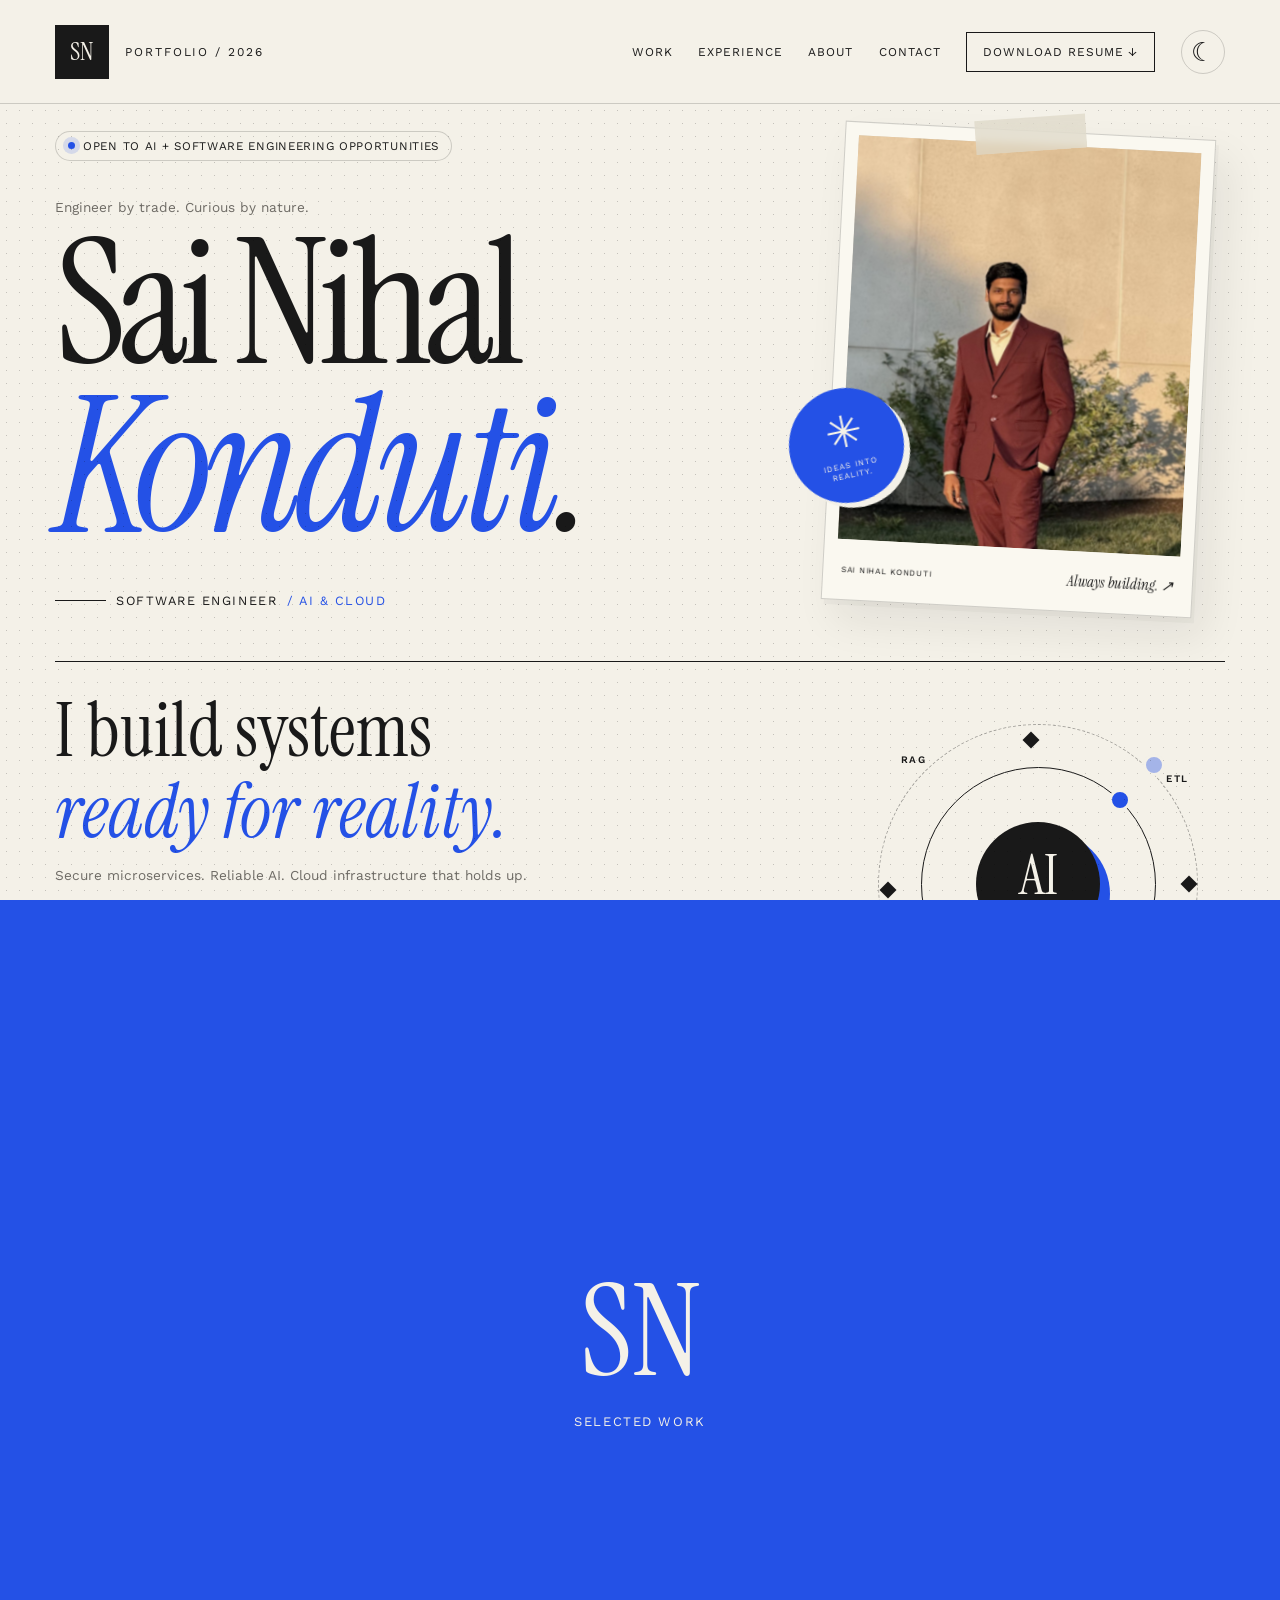
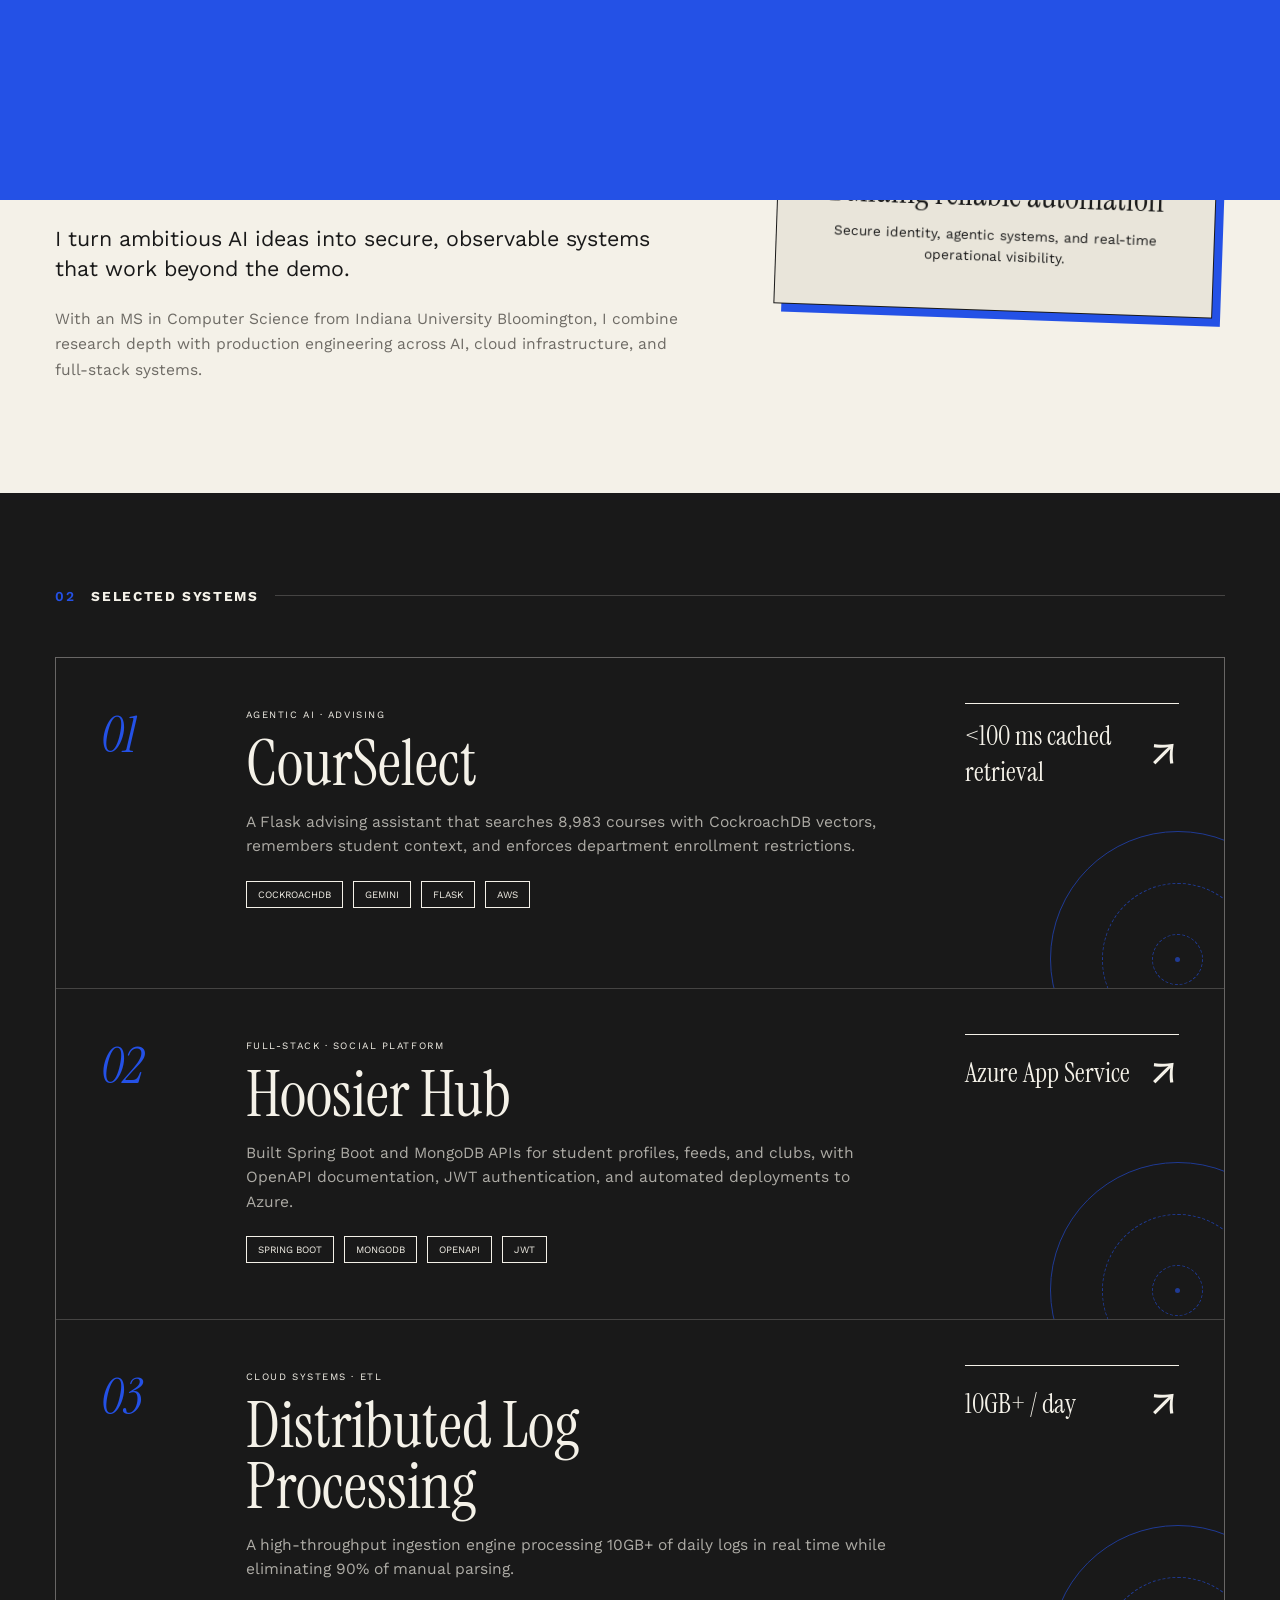
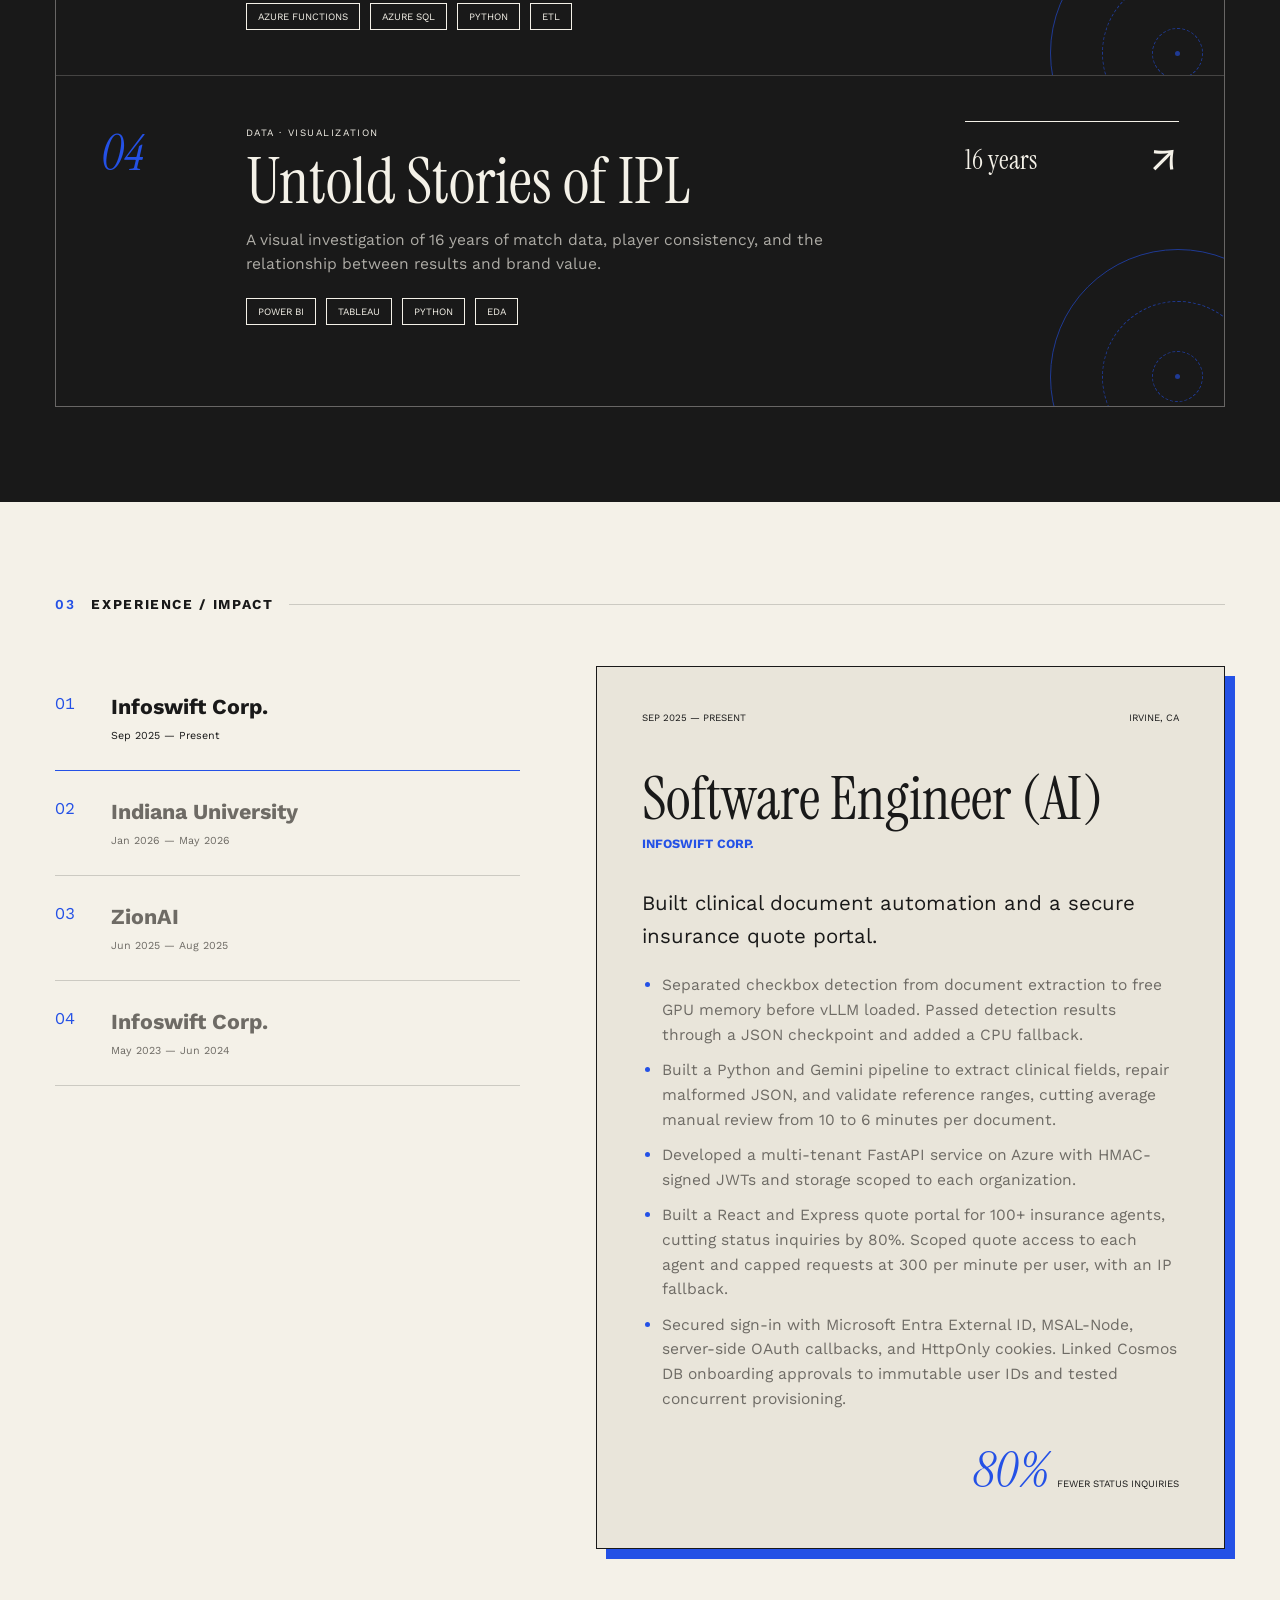
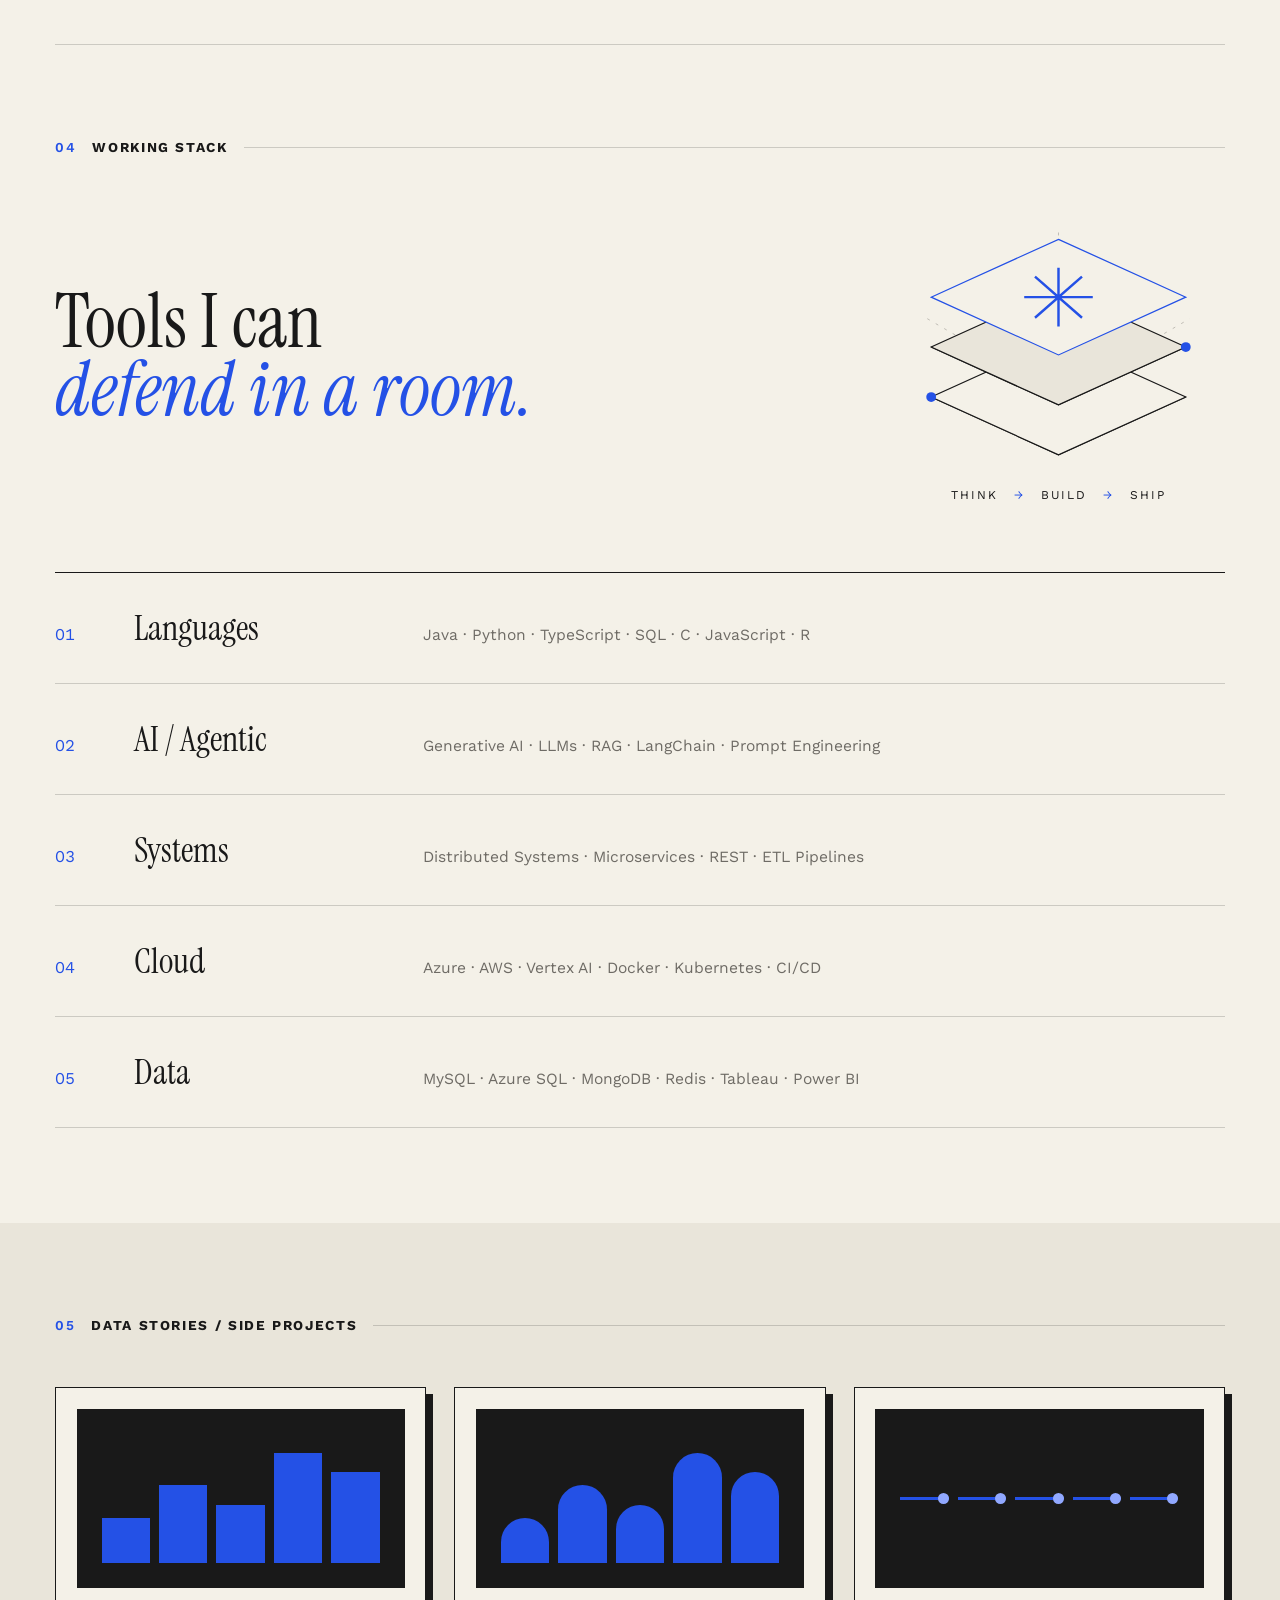
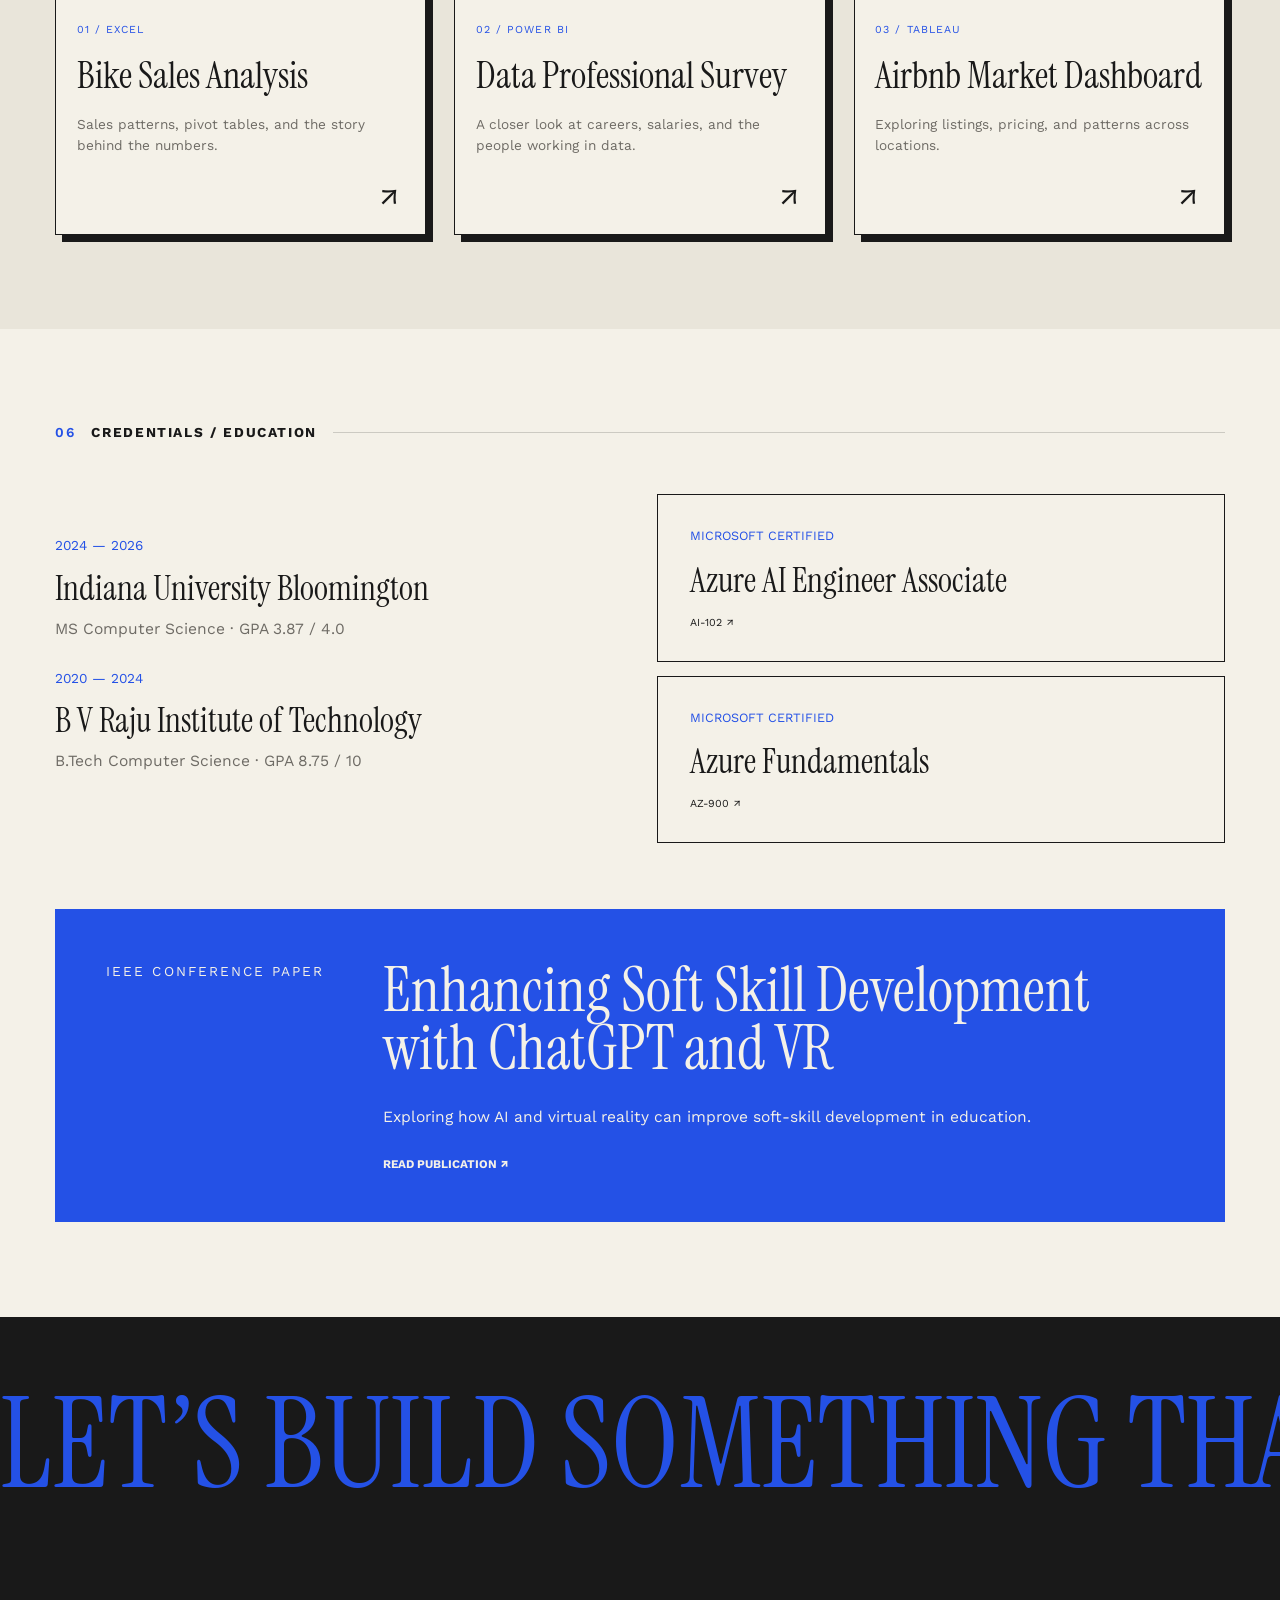
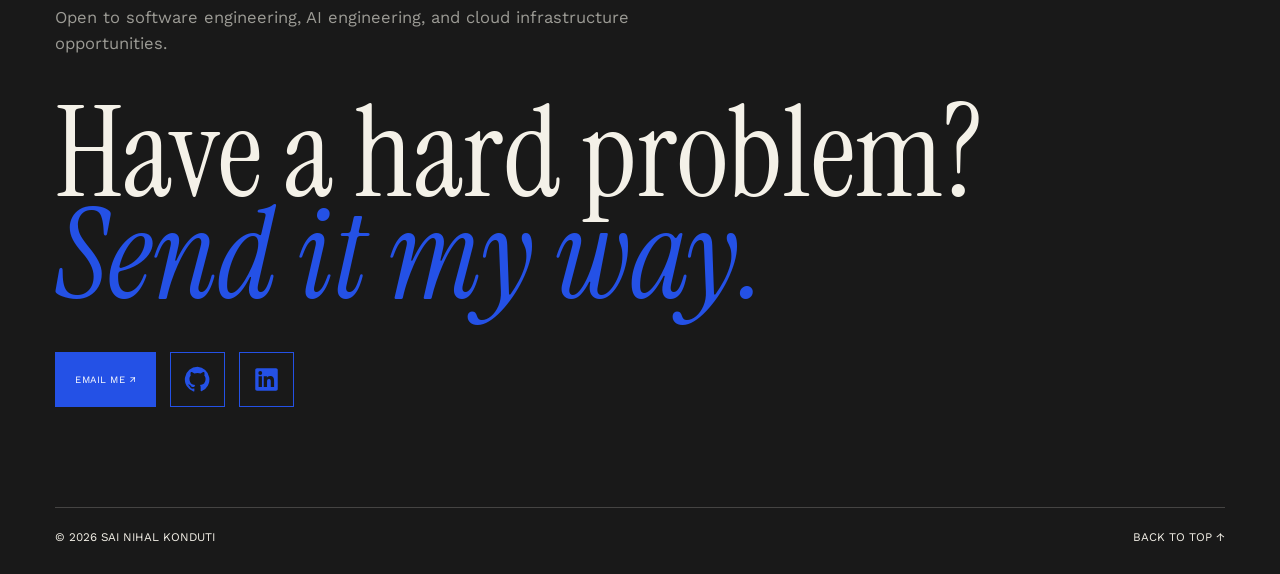
<file: index.html>
<!doctype html>
<html lang="en"><head><meta charset="UTF-8"><meta name="viewport" content="width=device-width,initial-scale=1"><meta name="description" content="Sai Nihal Konduti is a Software Engineer specializing in reliable AI systems, secure microservices, and cloud infrastructure."><link rel="icon" type="image/svg+xml" href="favicon.svg?v=3"><title>Sai Nihal Konduti — Software Engineer (AI)</title><link rel="preconnect" href="https://fonts.googleapis.com"><link rel="preconnect" href="https://fonts.gstatic.com" crossorigin><link href="https://fonts.googleapis.com/css2?family=Instrument+Serif:ital@0;1&family=Work+Sans:wght@400;500;600&display=swap" rel="stylesheet"><link rel="stylesheet" href="style.css?v=50"><link rel="stylesheet" href="transitions.css?v=1"><script src="transitions.js?v=1"></script><link rel="stylesheet" href="theme.css?v=4"><script src="theme.js?v=1"></script></head>
<body><div class="page-wipe" aria-hidden="true"><span>SN <i>Selected work</i></span></div><a class="skip-link" href="#main">Skip to content</a><div class="cursor-dot" aria-hidden="true"></div><div class="cursor-ring" aria-hidden="true"></div><div class="paper-grain" aria-hidden="true"></div>
<header class="site-header"><a class="wordmark" href="#top" aria-label="Sai Nihal Konduti home"><span>SN</span><i>portfolio / 2026</i></a><button class="menu-button" type="button" aria-expanded="false" aria-controls="site-nav"><span></span><span></span><span></span><b>Menu</b></button><nav class="site-nav" id="site-nav" aria-label="Primary navigation"><a href="#work">Work</a><a href="#experience">Experience</a><a href="#about">About</a><a href="#contact">Contact</a><a class="resume-link" href="resume.pdf?v=2" download="Sai_Nihal_R.pdf">Download Resume ↓</a><button class="theme-toggle" type="button" data-theme-toggle aria-label="Switch to dark mode" aria-pressed="false">☾</button></nav></header>
<main id="main">
<section id="top" class="hero-section">
  <div class="hero-title-wrap">
    <p class="availability"><span></span> Open to AI + software engineering opportunities</p>
    <p class="hero-intro">Engineer by trade. Curious by nature.</p>
    <h1 aria-label="Sai Nihal Konduti"><span class="name-line">Sai Nihal</span><em class="name-line">Konduti<span class="name-period">.</span></em></h1>
    <p class="hero-role"><span class="role-rule"></span> SOFTWARE ENGINEER <span class="role-accent">/ AI &amp; CLOUD</span></p>
  </div>
  <div class="hero-portrait-wrap">
    <figure class="portrait-card" data-tilt>
      <div class="portrait-image"><img src="profile.jpg" width="1656" height="2048" alt="Sai Nihal Konduti in a burgundy suit" fetchpriority="high" draggable="false"></div>
      <figcaption><span>SAI NIHAL KONDUTI</span><span>Always building. ↗</span></figcaption>
      <span class="portrait-tape" aria-hidden="true"></span>
    </figure>
    <div class="portrait-stamp" aria-hidden="true"><span class="stamp-star">✳</span><span>IDEAS INTO<br>REALITY.</span></div>
  </div>
  <div class="hero-copy">
    <p>I build systems <em>ready for reality.</em><span>Secure microservices. Reliable AI. Cloud infrastructure that holds up.</span></p>
    <div class="hero-actions"><a class="button primary" href="#work" data-magnetic>Explore my work <span>↘</span></a><a class="button outline" href="mailto:sainihalk2002@gmail.com" data-magnetic>Let’s talk <span>↗</span></a></div>
    <div class="orbital-field" aria-label="Interactive AI system: RAG, ETL, API, and cloud">
      <div class="system-object">
        <div class="system-orbit system-orbit-one"></div><div class="system-orbit system-orbit-two"></div>
        <div class="system-core"><span>AI</span><small>CORE</small></div>
        <i class="system-node node-one"></i><i class="system-node node-two"></i><i class="system-node node-three"></i><i class="system-node node-four"></i>
        <span class="system-label label-one">RAG</span><span class="system-label label-two">ETL</span><span class="system-label label-three">API</span><span class="system-label label-four">CLOUD</span>
        <div class="system-stamp">MOVE THE FIELD<br>WITH YOUR CURSOR</div>
      </div>
    </div>
  </div>
  <div class="metrics-strip"><div><small>01</small><strong data-count="3" data-suffix="+">3+</strong><span>years of experience</span></div><div><small>02</small><strong data-count="15" data-suffix="+">15+</strong><span>major projects built</span></div><div><small>03</small><strong data-count="40" data-suffix="%">40%</strong><span>less manual review time</span></div><div><small>04</small><strong data-count="100" data-suffix="+">100+</strong><span>insurance agents served</span></div></div>
</section>
<div class="discipline-strip" aria-hidden="true"><div><span>ENGINEERING</span><i>✳</i><span>INTELLIGENCE</span><i>✳</i><span>INFRASTRUCTURE</span><i>✳</i><span>IMPACT</span><i>✳</i><span>ENGINEERING</span><i>✳</i><span>INTELLIGENCE</span><i>✳</i><span>INFRASTRUCTURE</span><i>✳</i><span>IMPACT</span><i>✳</i></div></div>
<section id="about" class="content-section about-section"><div class="section-label"><span>01</span><strong>About</strong><i></i></div><div class="about-grid reveal"><h2><span>Complex systems.</span><em>Clear outcomes.</em></h2><div class="about-copy"><p class="lead">I turn ambitious AI ideas into secure, observable systems that work beyond the demo.</p><p>With an MS in Computer Science from Indiana University Bloomington, I combine research depth with production engineering across AI, cloud infrastructure, and full-stack systems.</p></div><div class="paper-note"><span>CURRENTLY</span><strong>Building reliable automation</strong><p>Secure identity, agentic systems, and real-time operational visibility.</p></div></div></section>
<section id="work" class="content-section projects-section"><div class="section-label"><span>02</span><strong>Selected systems</strong><i></i></div><div class="project-stack">
<a class="project-panel reveal" href="projects/courselect.html" data-page-transition><div class="project-number">01</div><div class="project-main"><span>Agentic AI · Advising</span><h3>CourSelect</h3><p>A Flask advising assistant that searches 8,983 courses with CockroachDB vectors, remembers student context, and enforces department enrollment restrictions.</p><div class="tag-row"><i>CockroachDB</i><i>Gemini</i><i>Flask</i><i>AWS</i></div></div><div class="project-proof"><strong>&lt;100 ms cached retrieval</strong><b>↗</b></div><div class="project-blueprint"><span></span><span></span><span></span></div></a>
<a class="project-panel reveal" href="projects/hoosier-hub.html" data-page-transition><div class="project-number">02</div><div class="project-main"><span>Full-stack · Social platform</span><h3>Hoosier Hub</h3><p>Built Spring Boot and MongoDB APIs for student profiles, feeds, and clubs, with OpenAPI documentation, JWT authentication, and automated deployments to Azure.</p><div class="tag-row"><i>Spring Boot</i><i>MongoDB</i><i>OpenAPI</i><i>JWT</i></div></div><div class="project-proof"><strong>Azure App Service</strong><b>↗</b></div><div class="project-blueprint"><span></span><span></span><span></span></div></a>
<a class="project-panel reveal" href="projects/log-processing.html" data-page-transition><div class="project-number">03</div><div class="project-main"><span>Cloud systems · ETL</span><h3>Distributed Log Processing</h3><p>A high-throughput ingestion engine processing 10GB+ of daily logs in real time while eliminating 90% of manual parsing.</p><div class="tag-row"><i>Azure Functions</i><i>Azure SQL</i><i>Python</i><i>ETL</i></div></div><div class="project-proof"><strong>10GB+ / day</strong><b>↗</b></div><div class="project-blueprint"><span></span><span></span><span></span></div></a>
<a class="project-panel reveal" href="projects/ipl-stories.html" data-page-transition><div class="project-number">04</div><div class="project-main"><span>Data · Visualization</span><h3>Untold Stories of IPL</h3><p>A visual investigation of 16 years of match data, player consistency, and the relationship between results and brand value.</p><div class="tag-row"><i>Power BI</i><i>Tableau</i><i>Python</i><i>EDA</i></div></div><div class="project-proof"><strong>16 years</strong><b>↗</b></div><div class="project-blueprint"><span></span><span></span><span></span></div></a></div></section>
<section id="experience" class="content-section experience-section"><div class="section-label"><span>03</span><strong>Experience / impact</strong><i></i></div><div class="experience-layout"><div class="experience-index" role="tablist" aria-label="Experience roles"><button class="is-active" role="tab" aria-selected="true" data-experience="0"><span>01</span><strong>Infoswift Corp.</strong><small>Sep 2025 — Present</small></button><button role="tab" aria-selected="false" data-experience="1"><span>02</span><strong>Indiana University</strong><small>Jan 2026 — May 2026</small></button><button role="tab" aria-selected="false" data-experience="2"><span>03</span><strong>ZionAI</strong><small>Jun 2025 — Aug 2025</small></button><button role="tab" aria-selected="false" data-experience="3"><span>04</span><strong>Infoswift Corp.</strong><small>May 2023 — Jun 2024</small></button></div><article class="experience-detail reveal" aria-live="polite"><div class="experience-meta"><span id="exp-date"></span><span id="exp-place"></span></div><h3 id="exp-role"></h3><h4 id="exp-company"></h4><p class="experience-summary" id="exp-summary"></p><ul class="experience-bullets" id="exp-bullets"></ul><div class="experience-metric"><strong id="exp-metric"></strong><span id="exp-metric-label"></span></div></article></div></section>
<section class="content-section skills-section"><div class="section-label"><span>04</span><strong>Working stack</strong><i></i></div><div class="skills-intro"><h2>Tools I can<br><em>defend in a room.</em></h2><div class="stack-art" role="img" aria-label="An illustrated engineering stack: ideas becoming systems and shipped work.">
<svg viewBox="0 0 340 260" aria-hidden="true">
  <g class="stack-guides" fill="none"><path d="M170 24v211M36 112l134 78 134-78" stroke-dasharray="3 7"/></g>
  <g class="stack-layer layer-bottom"><path d="M170 133 300 192 170 251 40 192Z"/><path d="m40 192 130 59 130-59"/></g>
  <g class="stack-layer layer-middle"><path d="M170 82 300 141 170 200 40 141Z"/><path d="m40 141 130 59 130-59"/></g>
  <g class="stack-layer layer-top"><path d="M170 31 300 90 170 149 40 90Z"/><path class="stack-spark" d="M170 60v60m-35-30h70m-59-21 48 42m-48 0 48-42"/></g>
  <circle class="stack-signal" cx="300" cy="141" r="5"/>
  <circle class="stack-signal" cx="40" cy="192" r="5"/>
</svg><span>THINK <i>→</i> BUILD <i>→</i> SHIP</span></div></div><div class="skills-list"><div class="reveal"><span>01</span><strong>Languages</strong><p>Java · Python · TypeScript · SQL · C · JavaScript · R</p></div><div class="reveal"><span>02</span><strong>AI / Agentic</strong><p>Generative AI · LLMs · RAG · LangChain · Prompt Engineering</p></div><div class="reveal"><span>03</span><strong>Systems</strong><p>Distributed Systems · Microservices · REST · ETL Pipelines</p></div><div class="reveal"><span>04</span><strong>Cloud</strong><p>Azure · AWS · Vertex AI · Docker · Kubernetes · CI/CD</p></div><div class="reveal"><span>05</span><strong>Data</strong><p>MySQL · Azure SQL · MongoDB · Redis · Tableau · Power BI</p></div></div></section>
<section id="dashboards" class="content-section dashboards-section">
  <div class="section-label"><span>05</span><strong>Data stories / side projects</strong><i></i></div>
  <div class="dashboard-grid">
    <a class="dashboard-card reveal" href="projects/bike-sales.html" data-page-transition><div class="mini-chart chart-bars" aria-hidden="true"><i></i><i></i><i></i><i></i><i></i></div><small>01 / EXCEL</small><h3>Bike Sales Analysis</h3><p>Sales patterns, pivot tables, and the story behind the numbers.</p><span class="dashboard-arrow" aria-hidden="true">↗</span></a>
    <a class="dashboard-card reveal" href="projects/data-survey.html" data-page-transition><div class="mini-chart chart-round" aria-hidden="true"><i></i><i></i><i></i><i></i><i></i></div><small>02 / POWER BI</small><h3>Data Professional Survey</h3><p>A closer look at careers, salaries, and the people working in data.</p><span class="dashboard-arrow" aria-hidden="true">↗</span></a>
    <a class="dashboard-card reveal" href="projects/airbnb.html" data-page-transition><div class="mini-chart chart-line" aria-hidden="true"><i></i><i></i><i></i><i></i><i></i></div><small>03 / TABLEAU</small><h3>Airbnb Market Dashboard</h3><p>Exploring listings, pricing, and patterns across locations.</p><span class="dashboard-arrow" aria-hidden="true">↗</span></a>
  </div>
</section>
<section class="content-section credentials-section"><div class="section-label"><span>06</span><strong>Credentials / education</strong><i></i></div><div class="credential-grid reveal"><div class="education-block"><p>2024 — 2026</p><h3>Indiana University Bloomington</h3><span>MS Computer Science · GPA 3.87 / 4.0</span><p>2020 — 2024</p><h3>B V Raju Institute of Technology</h3><span>B.Tech Computer Science · GPA 8.75 / 10</span></div><div class="certificate-stack"><a href="https://learn.microsoft.com/api/credentials/share/en-us/KondutiSaiNihal-6325/E84974E7F95CE289?sharingId=D35EC514A6AEE06E" target="_blank"><small>MICROSOFT CERTIFIED</small><strong>Azure AI Engineer Associate</strong><span>AI-102 ↗</span></a><a href="https://learn.microsoft.com/api/credentials/share/en-us/KondutiSaiNihal-6325/E84974E7F95CE289?sharingId=D35EC514A6AEE06E" target="_blank"><small>MICROSOFT CERTIFIED</small><strong>Azure Fundamentals</strong><span>AZ-900 ↗</span></a></div><a class="publication-block" href="https://ieeexplore.ieee.org/document/10369130" target="_blank"><span>IEEE CONFERENCE PAPER</span><h3>Enhancing Soft Skill Development with ChatGPT and VR</h3><p>Exploring how AI and virtual reality can improve soft-skill development in education.</p><strong>Read publication ↗</strong></a></div></section>
<section id="contact" class="contact-section"><div class="contact-marquee" aria-hidden="true"><span>LET’S BUILD SOMETHING THAT HOLDS UP — </span><span>LET’S BUILD SOMETHING THAT HOLDS UP — </span></div><div class="contact-inner"><p>Open to software engineering, AI engineering, and cloud infrastructure opportunities.</p><h2>Have a hard problem?<br><em>Send it my way.</em></h2><div class="contact-actions"><a class="button primary inverse" href="mailto:sainihalk2002@gmail.com">Email me ↗</a><a class="social-button" href="https://github.com/nihal2405" target="_blank" aria-label="GitHub" rel="noopener noreferrer"><svg viewBox="0 0 24 24" aria-hidden="true"><path d="M12 .75a11.25 11.25 0 0 0-3.56 21.92c.56.1.77-.24.77-.54v-2.1c-3.13.68-3.79-1.33-3.79-1.33-.51-1.3-1.25-1.64-1.25-1.64-1.02-.7.08-.69.08-.69 1.13.08 1.72 1.16 1.72 1.16 1.01 1.73 2.65 1.23 3.3.94.1-.72.39-1.21.71-1.49-2.5-.28-5.13-1.25-5.13-5.56 0-1.23.44-2.23 1.16-3.02-.12-.28-.5-1.43.11-2.98 0 0 .95-.3 3.09 1.15a10.74 10.74 0 0 1 5.62 0c2.14-1.45 3.08-1.15 3.08-1.15.62 1.55.23 2.7.12 2.98.72.79 1.15 1.79 1.15 3.02 0 4.32-2.63 5.28-5.14 5.56.4.35.76 1.03.76 2.08v2.8c0 .3.2.65.78.54A11.25 11.25 0 0 0 12 .75Z"/></svg></a><a class="social-button" href="https://www.linkedin.com/in/sai-nihal-konduti-44831622b/" target="_blank" aria-label="LinkedIn" rel="noopener noreferrer"><svg viewBox="0 0 24 24" aria-hidden="true"><path d="M20.45 2H3.55C2.69 2 2 2.68 2 3.52v16.96c0 .84.69 1.52 1.55 1.52h16.9c.86 0 1.55-.68 1.55-1.52V3.52c0-.84-.69-1.52-1.55-1.52ZM7.93 18.75H4.98V9.2h2.95ZM6.46 7.9a1.71 1.71 0 1 1 0-3.42 1.71 1.71 0 0 1 0 3.42Zm12.29 10.85H15.8V14.1c0-1.11-.02-2.53-1.54-2.53-1.54 0-1.78 1.2-1.78 2.45v4.73H9.53V9.2h2.83v1.3h.04c.39-.74 1.35-1.52 2.78-1.52 2.97 0 3.57 1.96 3.57 4.5Z"/></svg></a></div><footer><span>© 2026 Sai Nihal Konduti</span><a href="#top">Back to top ↑</a></footer></div></section>
</main><script src="script.js?v=11"></script></body></html>
</file>
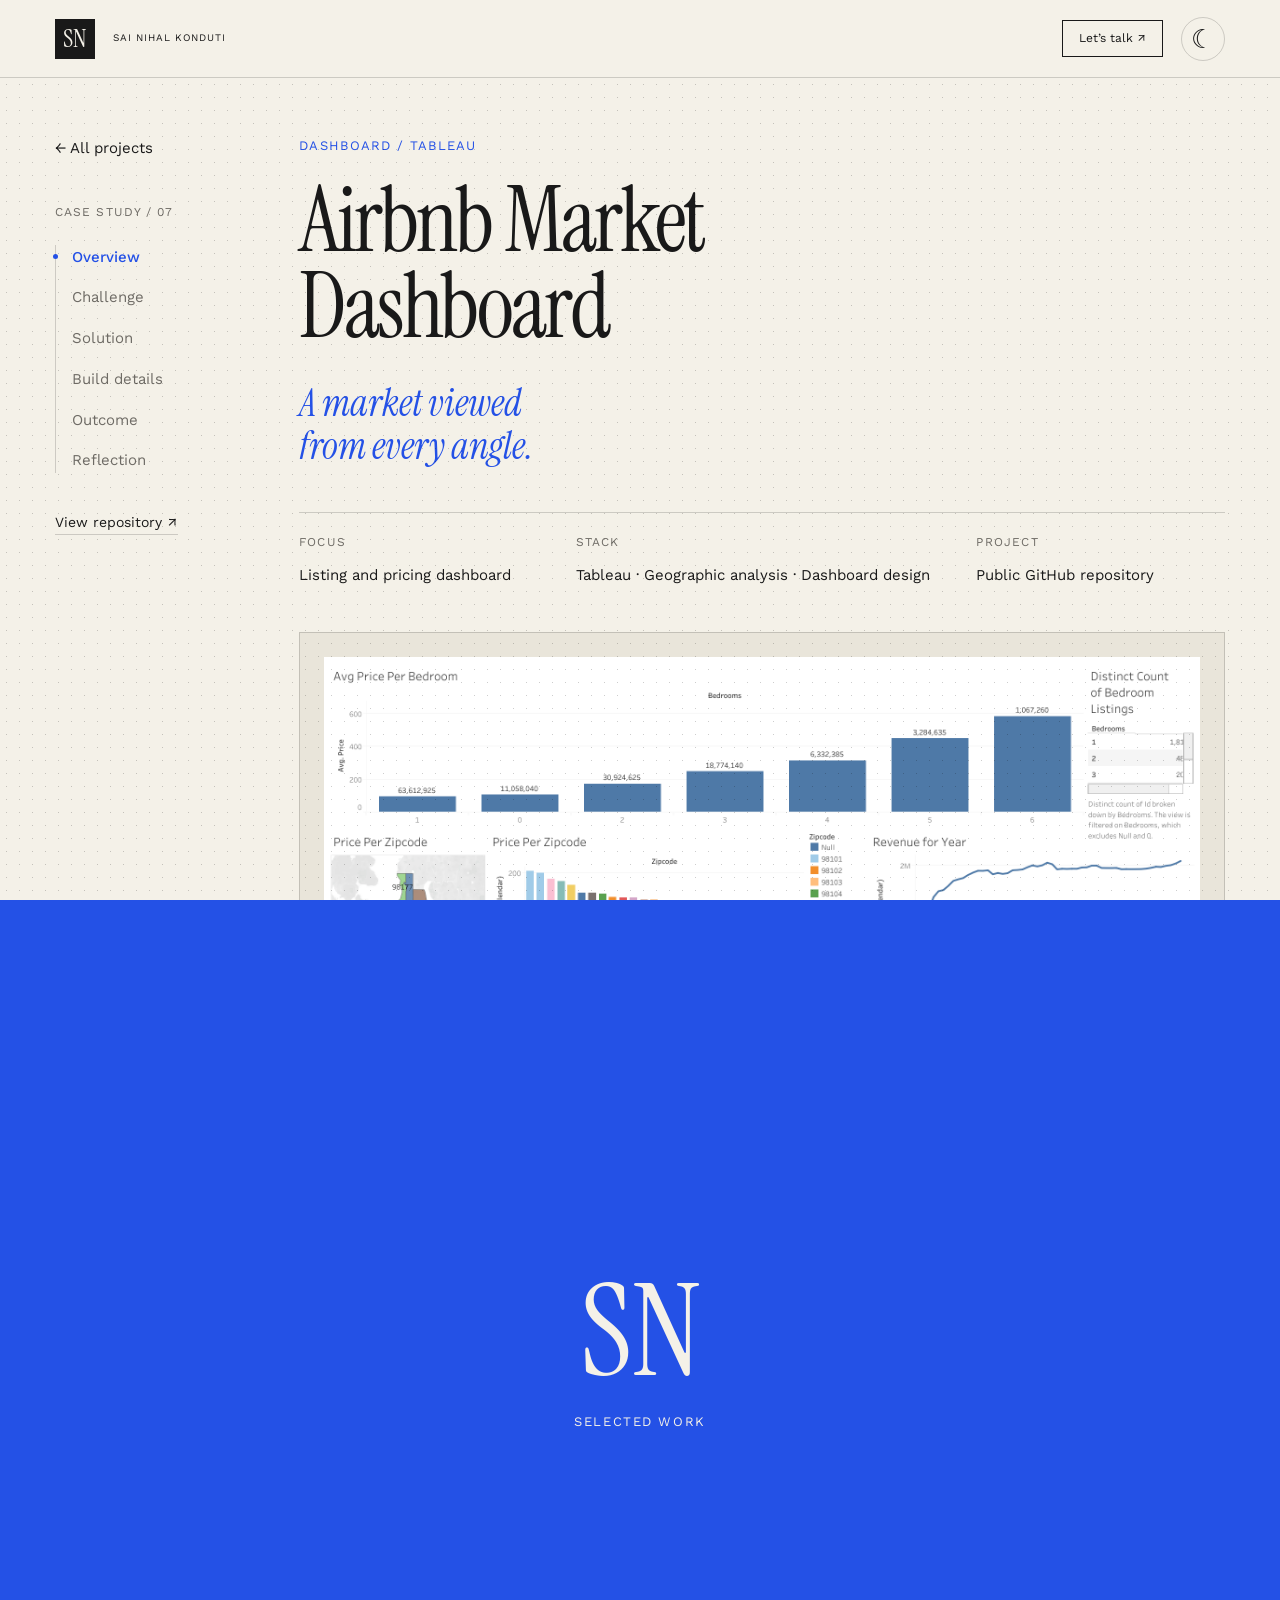
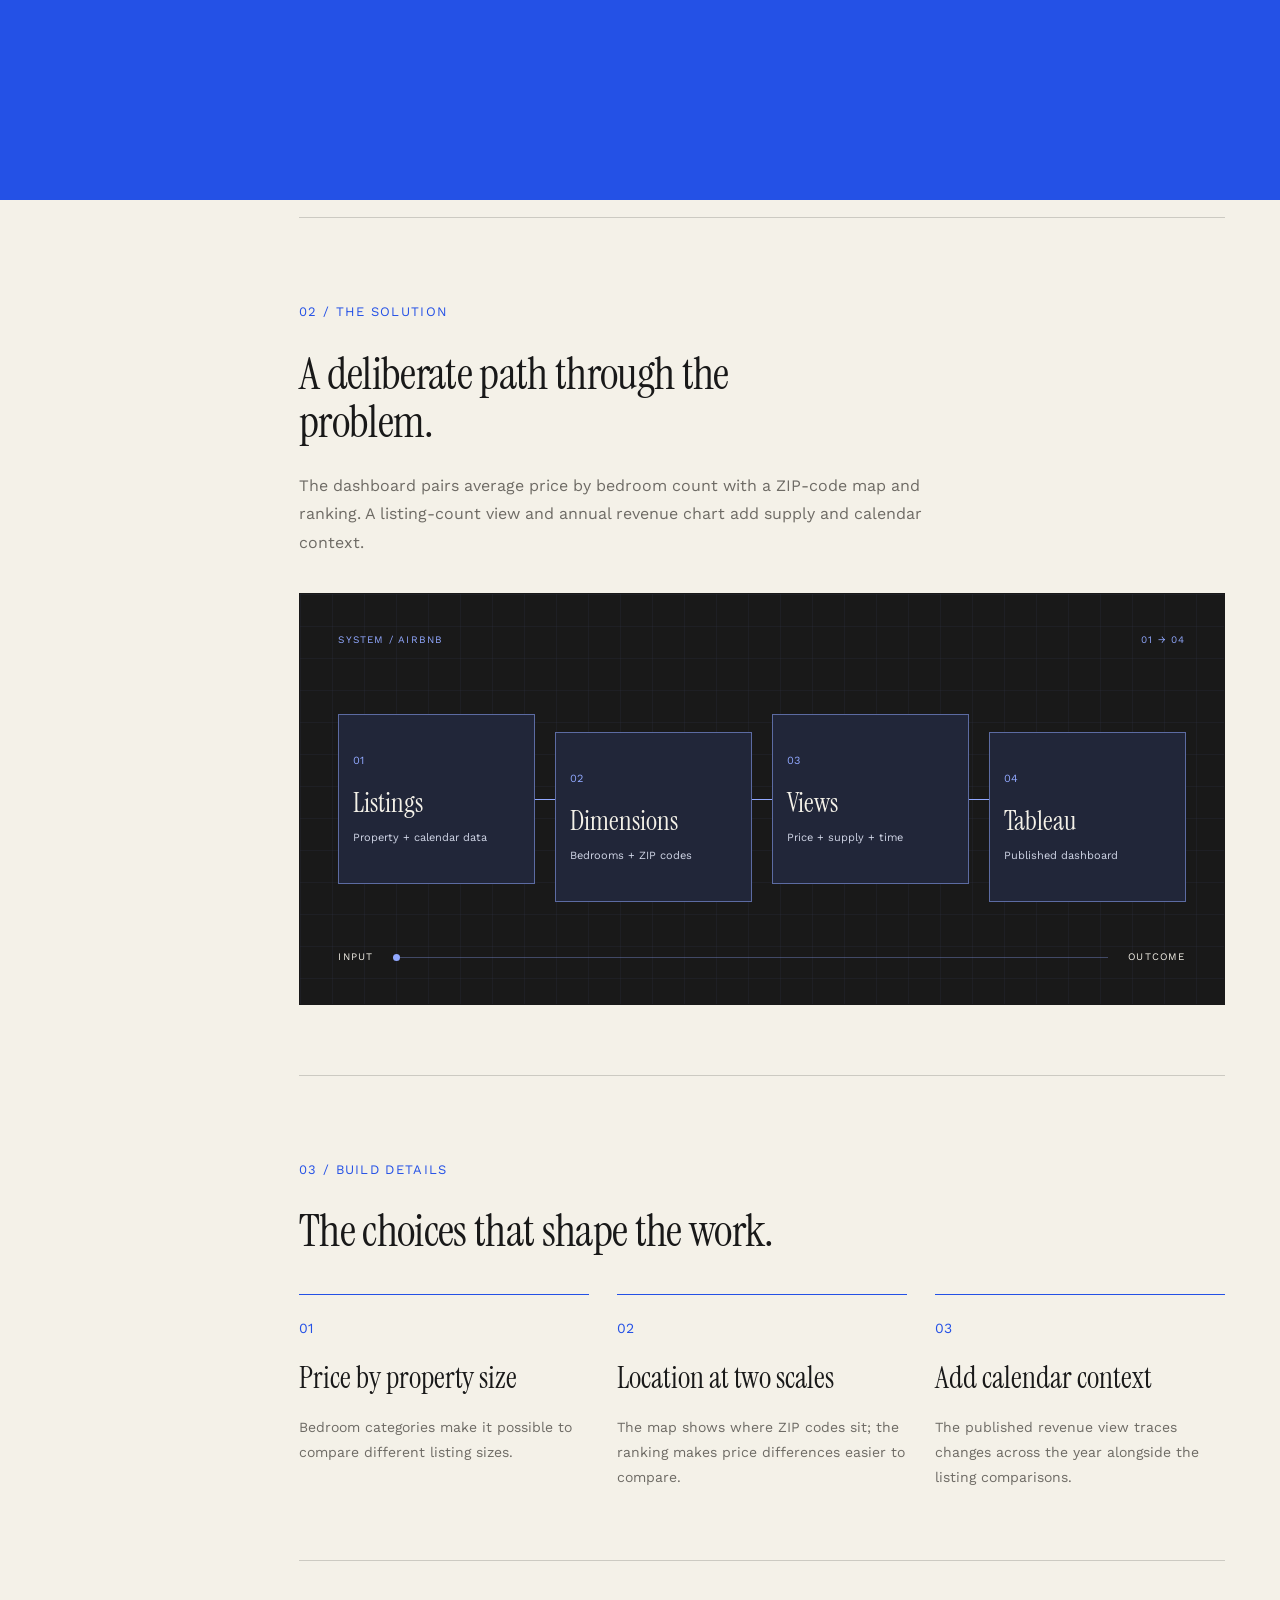
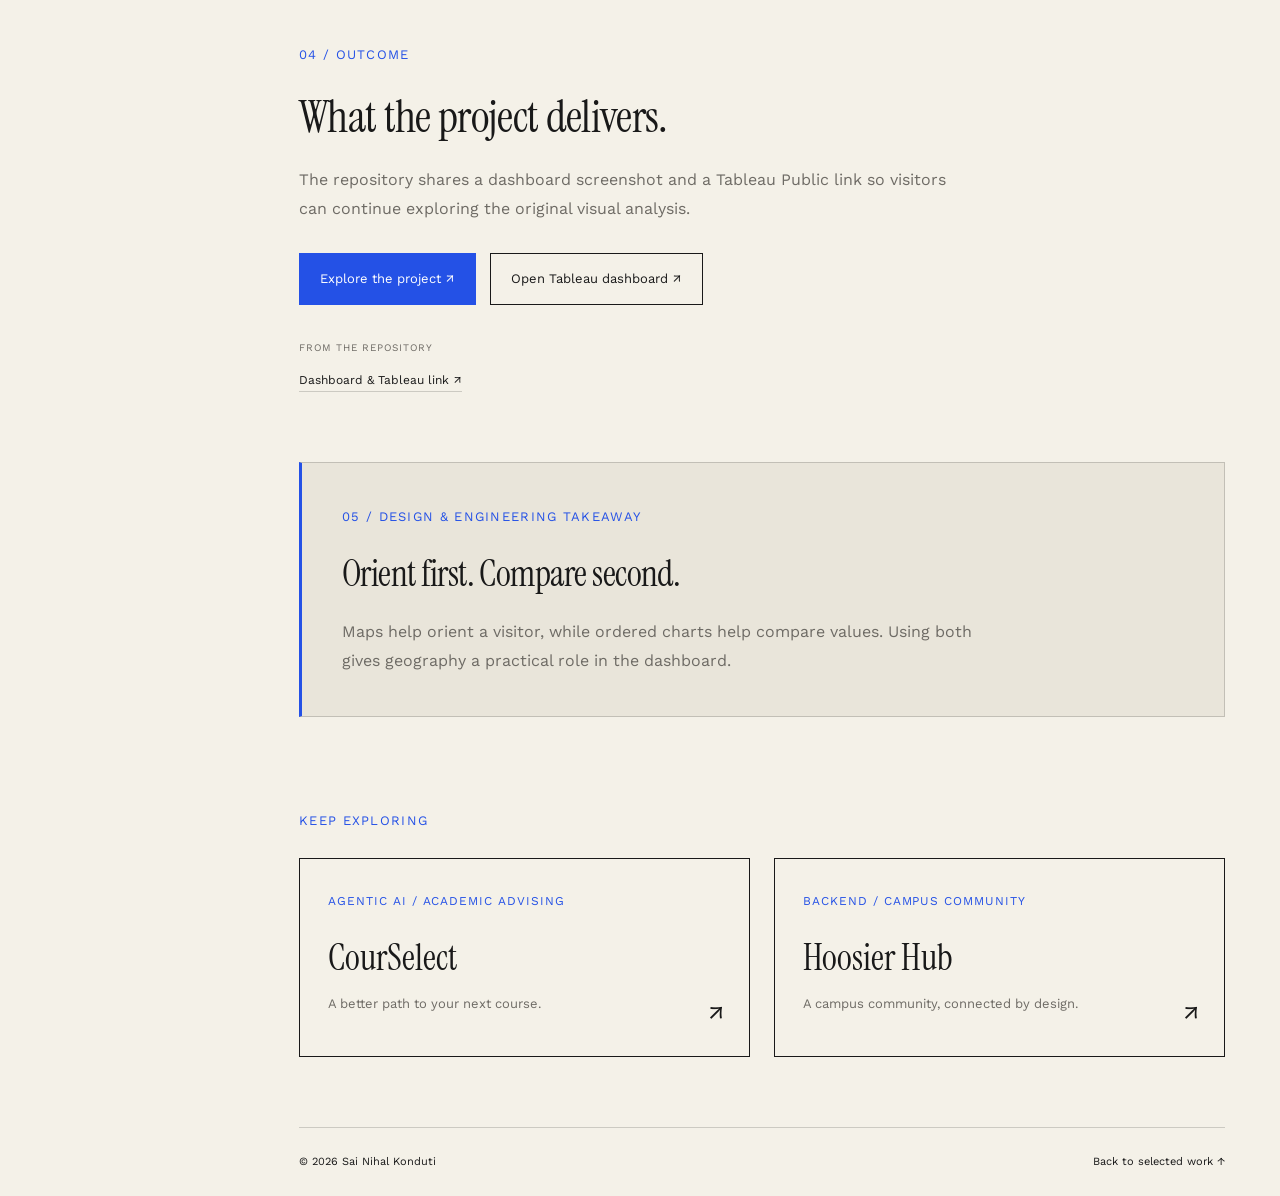
<file: projects/airbnb.html>
<!doctype html>
<html lang="en"><head><meta charset="UTF-8"><meta name="viewport" content="width=device-width,initial-scale=1"><meta name="description" content="A Tableau dashboard bringing together bedroom pricing, listing counts, geographic differences, and a calendar-based revenue view."><title>Airbnb Market Dashboard — Sai Nihal Konduti</title><link rel="icon" href="../favicon.svg?v=3" type="image/svg+xml"><link rel="preconnect" href="https://fonts.googleapis.com"><link rel="preconnect" href="https://fonts.gstatic.com" crossorigin><link href="https://fonts.googleapis.com/css2?family=Instrument+Serif:ital@0;1&family=Work+Sans:wght@400;500;600&display=swap" rel="stylesheet"><link rel="stylesheet" href="../project.css?v=5"><script src="../transitions.js?v=1"></script><link rel="stylesheet" href="../theme.css?v=4"><script src="../theme.js?v=1"></script></head>
<body><div class="paper-grain" aria-hidden="true"></div><a class="skip-link" href="#case-main">Skip to project</a><div class="page-wipe" aria-hidden="true"><span>SN <i>Selected work</i></span></div>
<header class="case-header"><a class="case-wordmark" data-page-transition href="../index.html#work" aria-label="Back to Sai Nihal’s portfolio">SN</a><span>SAI NIHAL KONDUTI</span><a data-page-transition href="../index.html#contact">Let’s talk ↗</a><button class="theme-toggle" type="button" data-theme-toggle aria-label="Switch to dark mode" aria-pressed="false">☾</button></header>
<div class="case-layout"><aside class="case-sidebar"><a class="back-link" data-page-transition href="../index.html#work">← All projects</a><p>CASE STUDY / 07</p><nav aria-label="Case study sections"><a href="#overview">Overview</a><a href="#challenge">Challenge</a><a href="#solution">Solution</a><a href="#engineering">Build details</a><a href="#outcome">Outcome</a><a href="#reflection">Reflection</a></nav><a class="source-link" href="https://github.com/nihal2405/AIRBNB-DASHBOARD-USING-TABLEAU" target="_blank" rel="noreferrer">View repository ↗</a></aside>
<main id="case-main"><section id="overview" class="case-overview"><p class="eyebrow">Dashboard / Tableau</p><h1>Airbnb Market Dashboard</h1><p class="case-tagline">A market viewed<br>from every angle.</p><div class="case-meta"><div><small>FOCUS</small><span>Listing and pricing dashboard</span></div><div><small>STACK</small><span>Tableau · Geographic analysis · Dashboard design</span></div><div><small>PROJECT</small><span>Public GitHub repository</span></div></div><figure class="case-media"><a href="../assets/projects/airbnb.png" target="_blank" aria-label="View full-size project image"><img src="../assets/projects/airbnb.png" alt="Published Tableau dashboard showing bedroom prices, Seattle ZIP codes, listing counts, and revenue over time" fetchpriority="high"></a><figcaption>Original Tableau dashboard screenshot published in the project README <span>View full size ↗</span></figcaption></figure><div class="case-stats"><div><strong>Tableau</strong><span>visual analysis</span></div><div><strong>ZIP codes</strong><span>geographic comparison</span></div><div><strong>2016</strong><span>calendar view</span></div></div><p class="case-lead">A Tableau dashboard bringing together bedroom pricing, listing counts, geographic differences, and a calendar-based revenue view.</p></section>
<section id="challenge" class="case-section"><span class="section-no">01 / THE CHALLENGE</span><h2>One average cannot explain a market.</h2><p>A single average price hides the differences between property size, location, and time. Those dimensions need to be visible together.</p></section>
<section id="solution" class="case-section"><span class="section-no">02 / THE SOLUTION</span><h2>A deliberate path through the problem.</h2><p>The dashboard pairs average price by bedroom count with a ZIP-code map and ranking. A listing-count view and annual revenue chart add supply and calendar context.</p><div class="system-map" role="img" aria-label="Listings → Dimensions → Views → Tableau"><div class="map-label"><span>SYSTEM / AIRBNB</span><span>01 → 04</span></div><div class="map-path"><div class="map-node"><small>01</small><strong>Listings</strong><span>Property + calendar data</span></div><div class="map-node"><small>02</small><strong>Dimensions</strong><span>Bedrooms + ZIP codes</span></div><div class="map-node"><small>03</small><strong>Views</strong><span>Price + supply + time</span></div><div class="map-node"><small>04</small><strong>Tableau</strong><span>Published dashboard</span></div></div><div class="map-footer"><span>INPUT</span><i></i><span>OUTCOME</span></div></div></section>
<section id="engineering" class="case-section"><span class="section-no">03 / BUILD DETAILS</span><h2>The choices that shape the work.</h2><div class="feature-grid"><article><small>01</small><h3>Price by property size</h3><p>Bedroom categories make it possible to compare different listing sizes.</p></article><article><small>02</small><h3>Location at two scales</h3><p>The map shows where ZIP codes sit; the ranking makes price differences easier to compare.</p></article><article><small>03</small><h3>Add calendar context</h3><p>The published revenue view traces changes across the year alongside the listing comparisons.</p></article></div></section>
<section id="outcome" class="case-section"><span class="section-no">04 / OUTCOME</span><h2>What the project delivers.</h2><p>The repository shares a dashboard screenshot and a Tableau Public link so visitors can continue exploring the original visual analysis.</p><div class="case-actions"><a class="case-button" href="https://github.com/nihal2405/AIRBNB-DASHBOARD-USING-TABLEAU" target="_blank" rel="noreferrer">Explore the project ↗</a><a class="case-button secondary" href="https://public.tableau.com/views/Airbnbfullproject_17025714874480/Dashboard1" target="_blank" rel="noreferrer">Open Tableau dashboard ↗</a></div><div class="case-sources"><small>FROM THE REPOSITORY</small><a href="https://github.com/nihal2405/AIRBNB-DASHBOARD-USING-TABLEAU/blob/HEAD/README.md" target="_blank" rel="noreferrer">Dashboard &amp; Tableau link ↗</a></div></section>
<section id="reflection" class="case-section case-reflection"><span class="section-no">05 / DESIGN &amp; ENGINEERING TAKEAWAY</span><h2>Orient first. Compare second.</h2><p>Maps help orient a visitor, while ordered charts help compare values. Using both gives geography a practical role in the dashboard.</p></section>
<section class="related-section"><span class="section-no">KEEP EXPLORING</span><div class="related-grid"><a class="related-card" data-page-transition href="courselect.html"><span>Agentic AI / Academic advising</span><h3>CourSelect</h3><p>A better path to your next course.</p><b aria-hidden="true">↗</b></a><a class="related-card" data-page-transition href="hoosier-hub.html"><span>Backend / Campus community</span><h3>Hoosier Hub</h3><p>A campus community, connected by design.</p><b aria-hidden="true">↗</b></a></div></section><footer class="case-footer"><span>© 2026 Sai Nihal Konduti</span><a data-page-transition href="../index.html#work">Back to selected work ↑</a></footer></main></div></body></html>
</file>
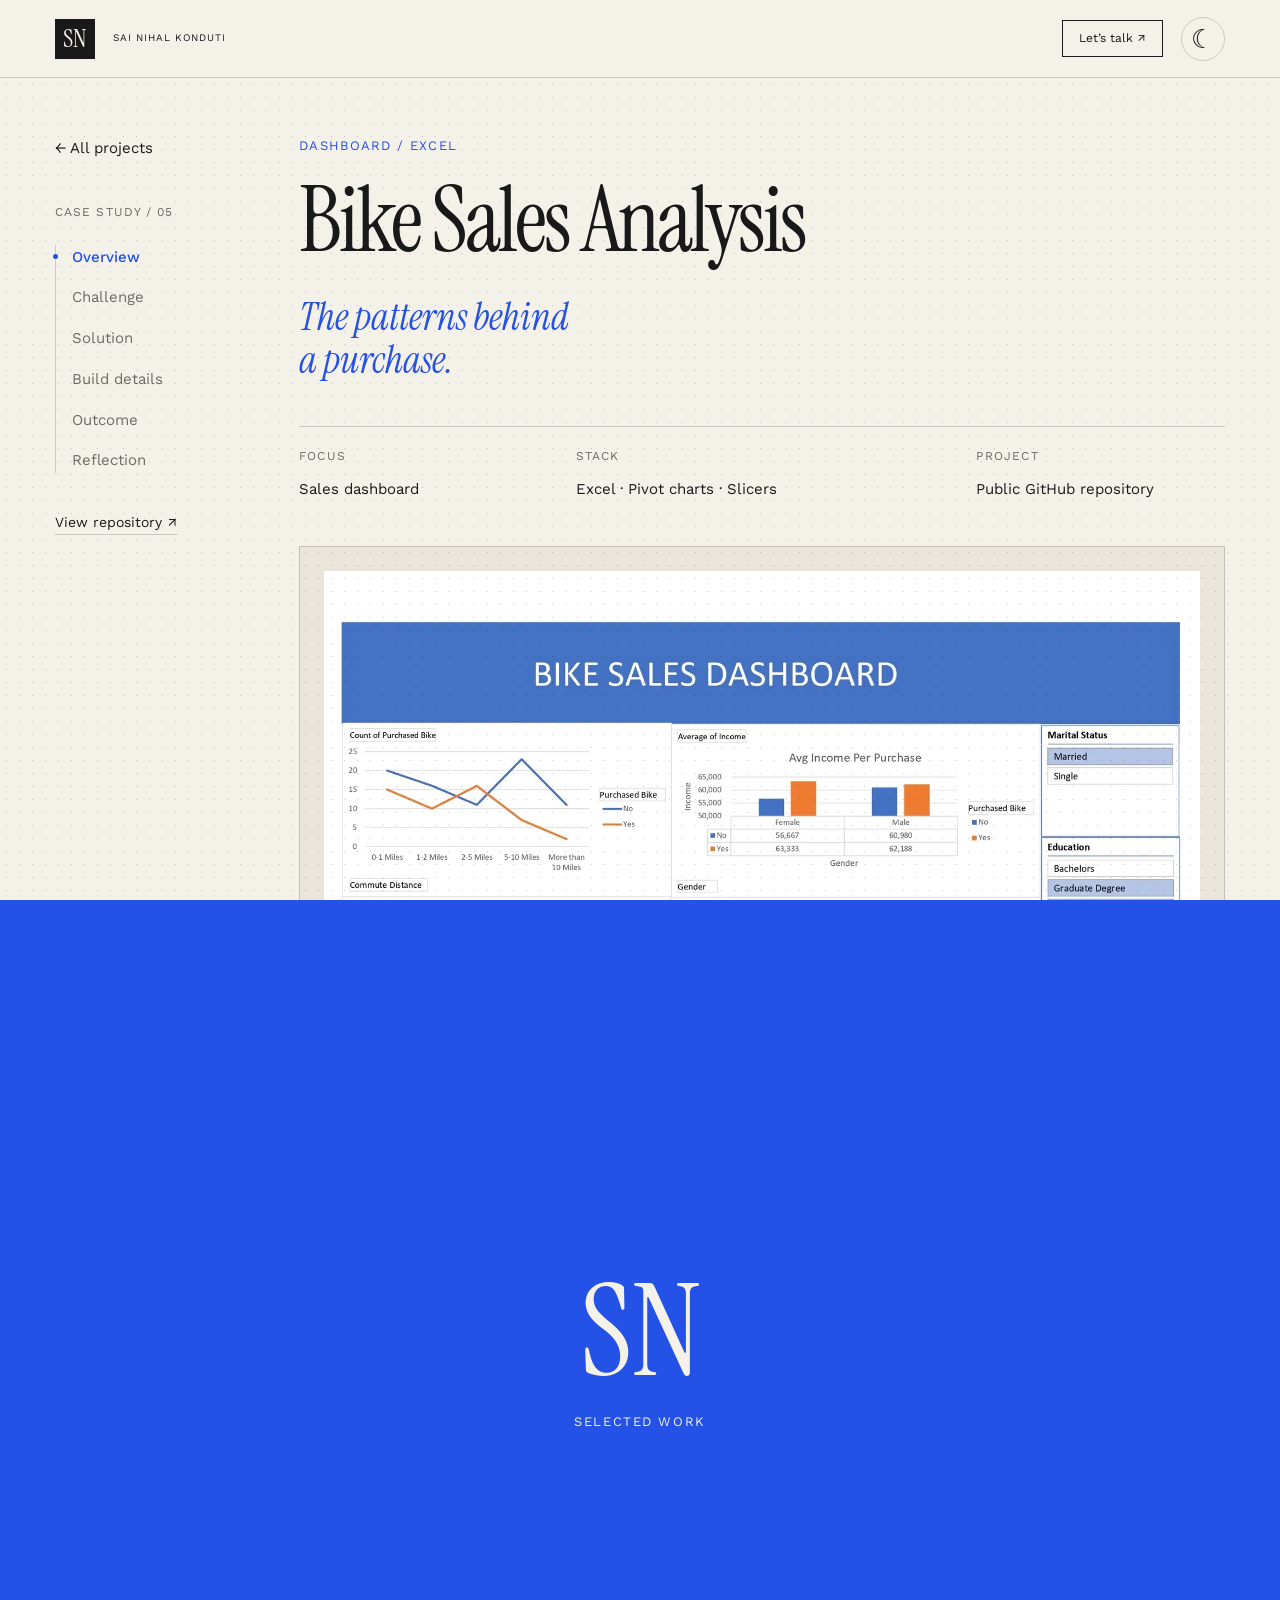
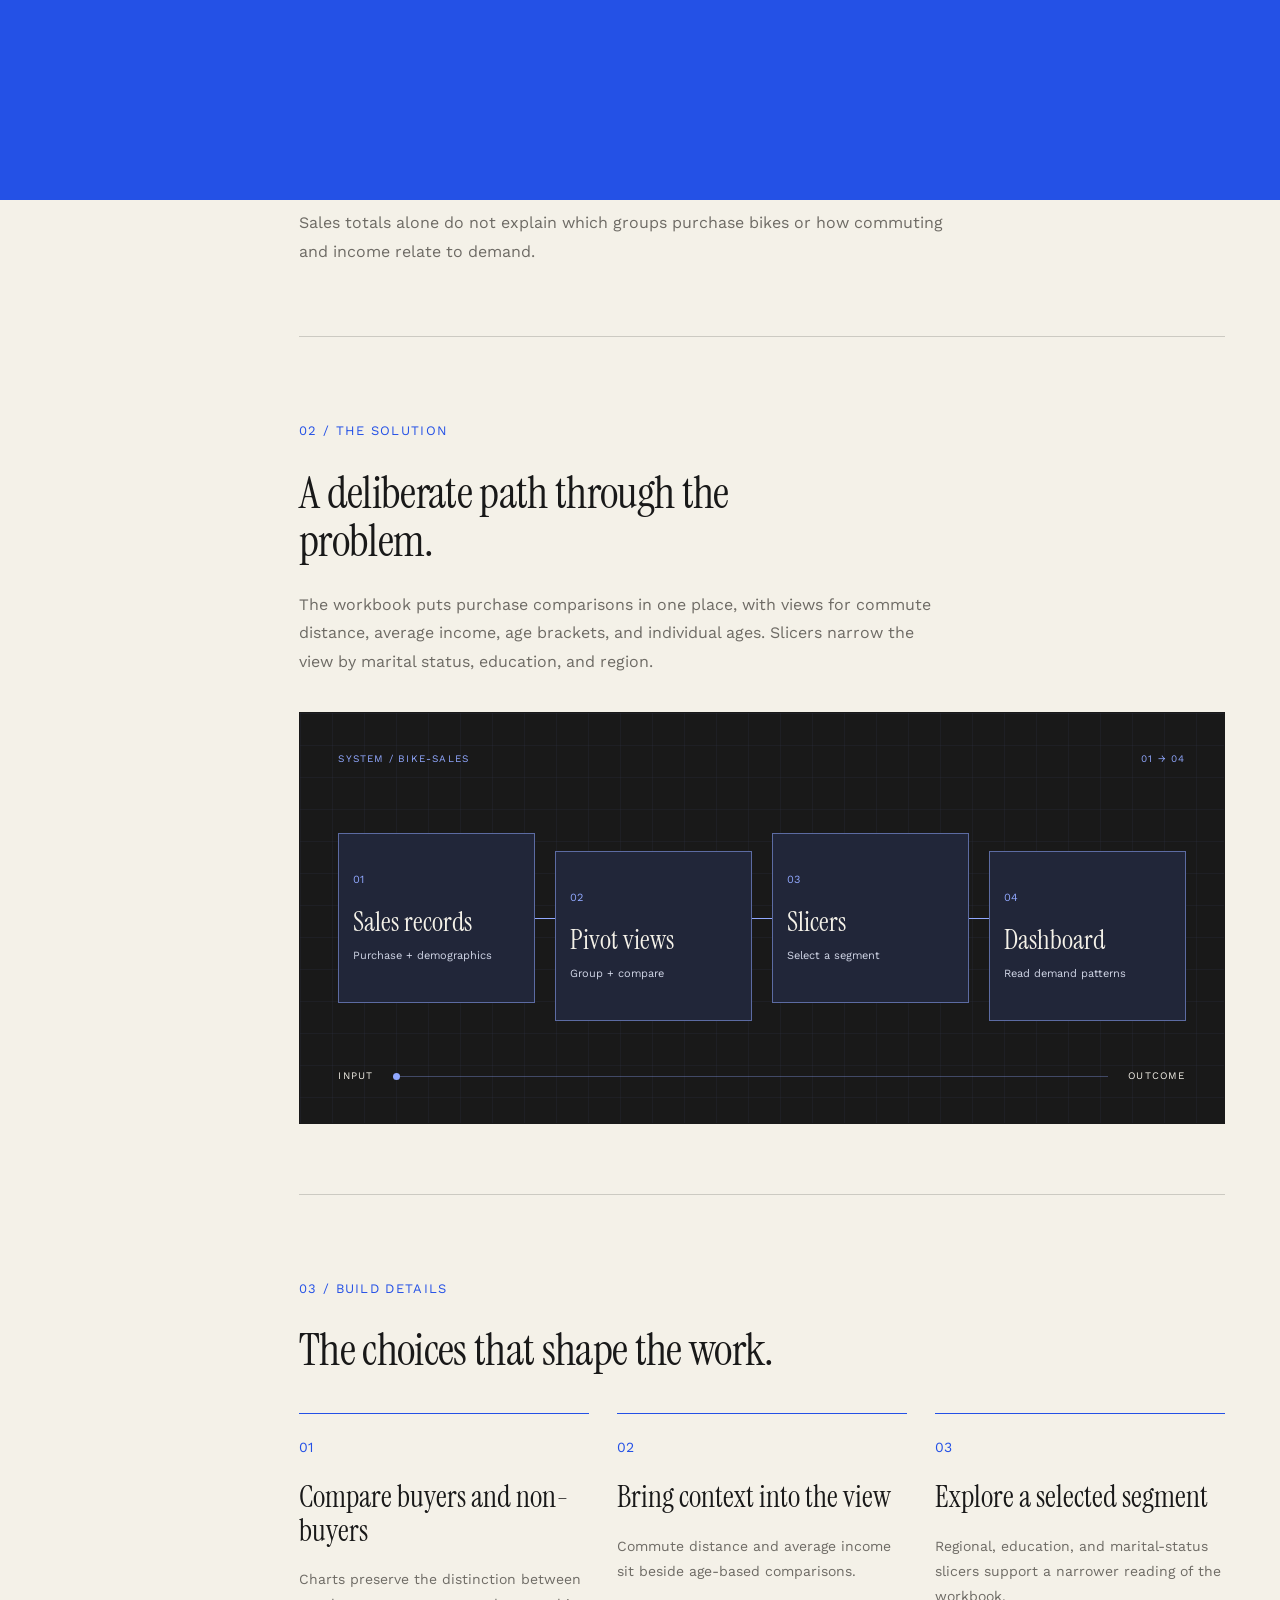
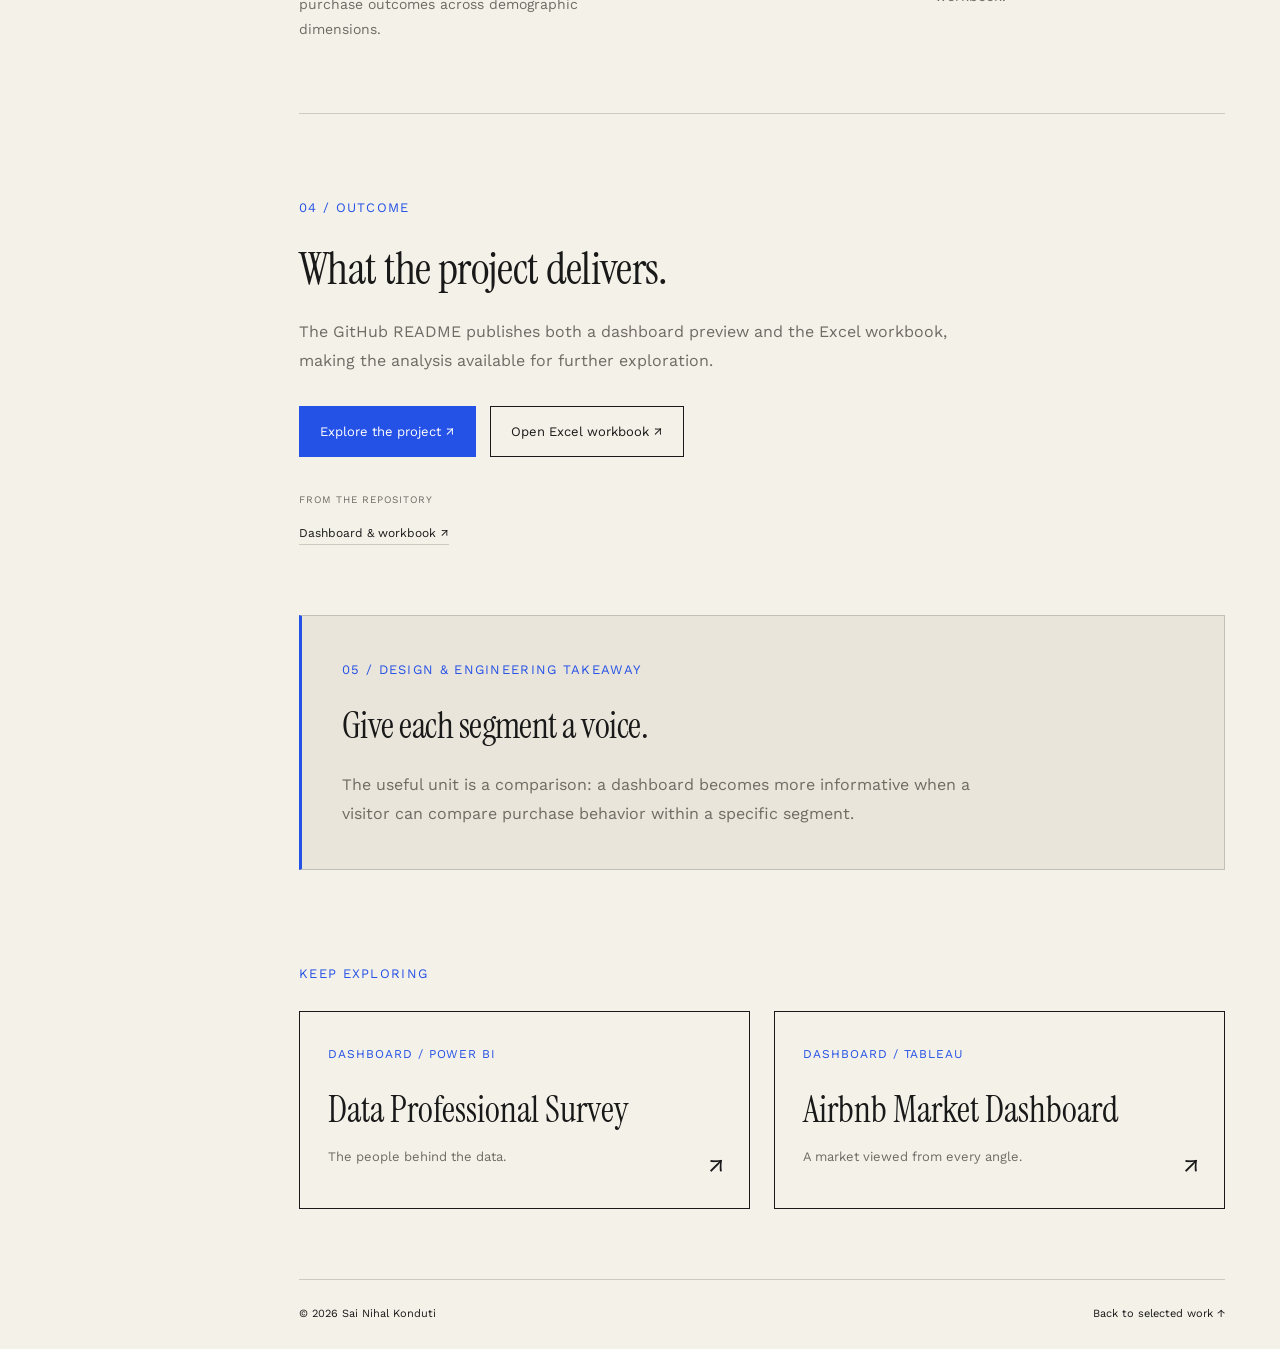
<file: projects/bike-sales.html>
<!doctype html>
<html lang="en"><head><meta charset="UTF-8"><meta name="viewport" content="width=device-width,initial-scale=1"><meta name="description" content="An Excel dashboard exploring bike purchases across demographic groups, income, commute distance, and regional filters."><title>Bike Sales Analysis — Sai Nihal Konduti</title><link rel="icon" href="../favicon.svg?v=3" type="image/svg+xml"><link rel="preconnect" href="https://fonts.googleapis.com"><link rel="preconnect" href="https://fonts.gstatic.com" crossorigin><link href="https://fonts.googleapis.com/css2?family=Instrument+Serif:ital@0;1&family=Work+Sans:wght@400;500;600&display=swap" rel="stylesheet"><link rel="stylesheet" href="../project.css?v=5"><script src="../transitions.js?v=1"></script><link rel="stylesheet" href="../theme.css?v=4"><script src="../theme.js?v=1"></script></head>
<body><div class="paper-grain" aria-hidden="true"></div><a class="skip-link" href="#case-main">Skip to project</a><div class="page-wipe" aria-hidden="true"><span>SN <i>Selected work</i></span></div>
<header class="case-header"><a class="case-wordmark" data-page-transition href="../index.html#work" aria-label="Back to Sai Nihal’s portfolio">SN</a><span>SAI NIHAL KONDUTI</span><a data-page-transition href="../index.html#contact">Let’s talk ↗</a><button class="theme-toggle" type="button" data-theme-toggle aria-label="Switch to dark mode" aria-pressed="false">☾</button></header>
<div class="case-layout"><aside class="case-sidebar"><a class="back-link" data-page-transition href="../index.html#work">← All projects</a><p>CASE STUDY / 05</p><nav aria-label="Case study sections"><a href="#overview">Overview</a><a href="#challenge">Challenge</a><a href="#solution">Solution</a><a href="#engineering">Build details</a><a href="#outcome">Outcome</a><a href="#reflection">Reflection</a></nav><a class="source-link" href="https://github.com/nihal2405/BIKE-SALES-DASHBOARD----EXCEL" target="_blank" rel="noreferrer">View repository ↗</a></aside>
<main id="case-main"><section id="overview" class="case-overview"><p class="eyebrow">Dashboard / Excel</p><h1>Bike Sales Analysis</h1><p class="case-tagline">The patterns behind<br>a purchase.</p><div class="case-meta"><div><small>FOCUS</small><span>Sales dashboard</span></div><div><small>STACK</small><span>Excel · Pivot charts · Slicers</span></div><div><small>PROJECT</small><span>Public GitHub repository</span></div></div><figure class="case-media"><a href="../assets/projects/bike-sales.webp" target="_blank" aria-label="View full-size project image"><img src="../assets/projects/bike-sales.webp" alt="Published Excel bike sales dashboard with commute distance, income, age, and purchase comparisons" fetchpriority="high"></a><figcaption>Original dashboard screenshot published in the project README <span>View full size ↗</span></figcaption></figure><div class="case-stats"><div><strong>Excel</strong><span>dashboard workspace</span></div><div><strong>4</strong><span>comparison views</span></div><div><strong>3</strong><span>slicer categories</span></div></div><p class="case-lead">An Excel dashboard exploring bike purchases across demographic groups, income, commute distance, and regional filters.</p></section>
<section id="challenge" class="case-section"><span class="section-no">01 / THE CHALLENGE</span><h2>Understand who buys, and why.</h2><p>Sales totals alone do not explain which groups purchase bikes or how commuting and income relate to demand.</p></section>
<section id="solution" class="case-section"><span class="section-no">02 / THE SOLUTION</span><h2>A deliberate path through the problem.</h2><p>The workbook puts purchase comparisons in one place, with views for commute distance, average income, age brackets, and individual ages. Slicers narrow the view by marital status, education, and region.</p><div class="system-map" role="img" aria-label="Sales records → Pivot views → Slicers → Dashboard"><div class="map-label"><span>SYSTEM / BIKE-SALES</span><span>01 → 04</span></div><div class="map-path"><div class="map-node"><small>01</small><strong>Sales records</strong><span>Purchase + demographics</span></div><div class="map-node"><small>02</small><strong>Pivot views</strong><span>Group + compare</span></div><div class="map-node"><small>03</small><strong>Slicers</strong><span>Select a segment</span></div><div class="map-node"><small>04</small><strong>Dashboard</strong><span>Read demand patterns</span></div></div><div class="map-footer"><span>INPUT</span><i></i><span>OUTCOME</span></div></div></section>
<section id="engineering" class="case-section"><span class="section-no">03 / BUILD DETAILS</span><h2>The choices that shape the work.</h2><div class="feature-grid"><article><small>01</small><h3>Compare buyers and non-buyers</h3><p>Charts preserve the distinction between purchase outcomes across demographic dimensions.</p></article><article><small>02</small><h3>Bring context into the view</h3><p>Commute distance and average income sit beside age-based comparisons.</p></article><article><small>03</small><h3>Explore a selected segment</h3><p>Regional, education, and marital-status slicers support a narrower reading of the workbook.</p></article></div></section>
<section id="outcome" class="case-section"><span class="section-no">04 / OUTCOME</span><h2>What the project delivers.</h2><p>The GitHub README publishes both a dashboard preview and the Excel workbook, making the analysis available for further exploration.</p><div class="case-actions"><a class="case-button" href="https://github.com/nihal2405/BIKE-SALES-DASHBOARD----EXCEL" target="_blank" rel="noreferrer">Explore the project ↗</a><a class="case-button secondary" href="https://github.com/nihal2405/BIKE-SALES-DASHBOARD----EXCEL/files/13797878/Bike.sales.dashboard.xlsx" target="_blank" rel="noreferrer">Open Excel workbook ↗</a></div><div class="case-sources"><small>FROM THE REPOSITORY</small><a href="https://github.com/nihal2405/BIKE-SALES-DASHBOARD----EXCEL/blob/HEAD/README.md" target="_blank" rel="noreferrer">Dashboard &amp; workbook ↗</a></div></section>
<section id="reflection" class="case-section case-reflection"><span class="section-no">05 / DESIGN &amp; ENGINEERING TAKEAWAY</span><h2>Give each segment a voice.</h2><p>The useful unit is a comparison: a dashboard becomes more informative when a visitor can compare purchase behavior within a specific segment.</p></section>
<section class="related-section"><span class="section-no">KEEP EXPLORING</span><div class="related-grid"><a class="related-card" data-page-transition href="data-survey.html"><span>Dashboard / Power BI</span><h3>Data Professional Survey</h3><p>The people behind the data.</p><b aria-hidden="true">↗</b></a><a class="related-card" data-page-transition href="airbnb.html"><span>Dashboard / Tableau</span><h3>Airbnb Market Dashboard</h3><p>A market viewed from every angle.</p><b aria-hidden="true">↗</b></a></div></section><footer class="case-footer"><span>© 2026 Sai Nihal Konduti</span><a data-page-transition href="../index.html#work">Back to selected work ↑</a></footer></main></div></body></html>
</file>
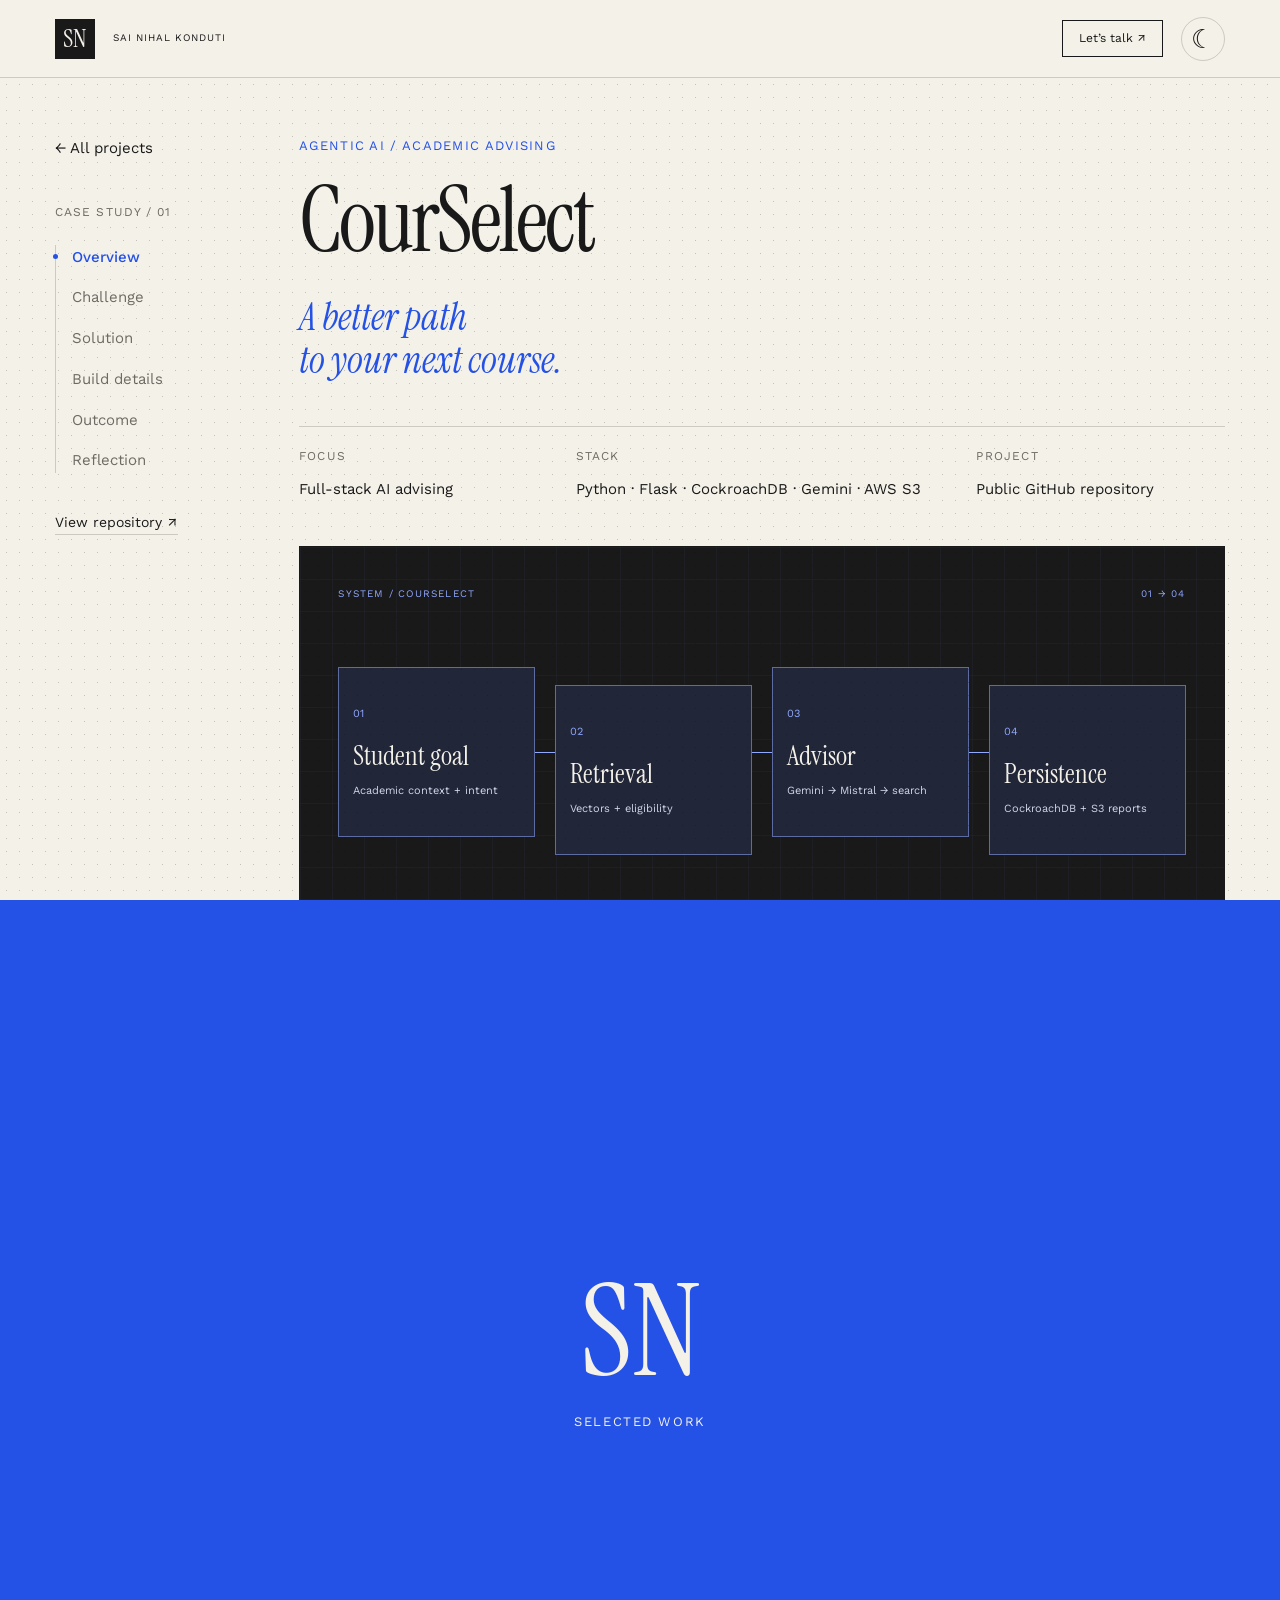
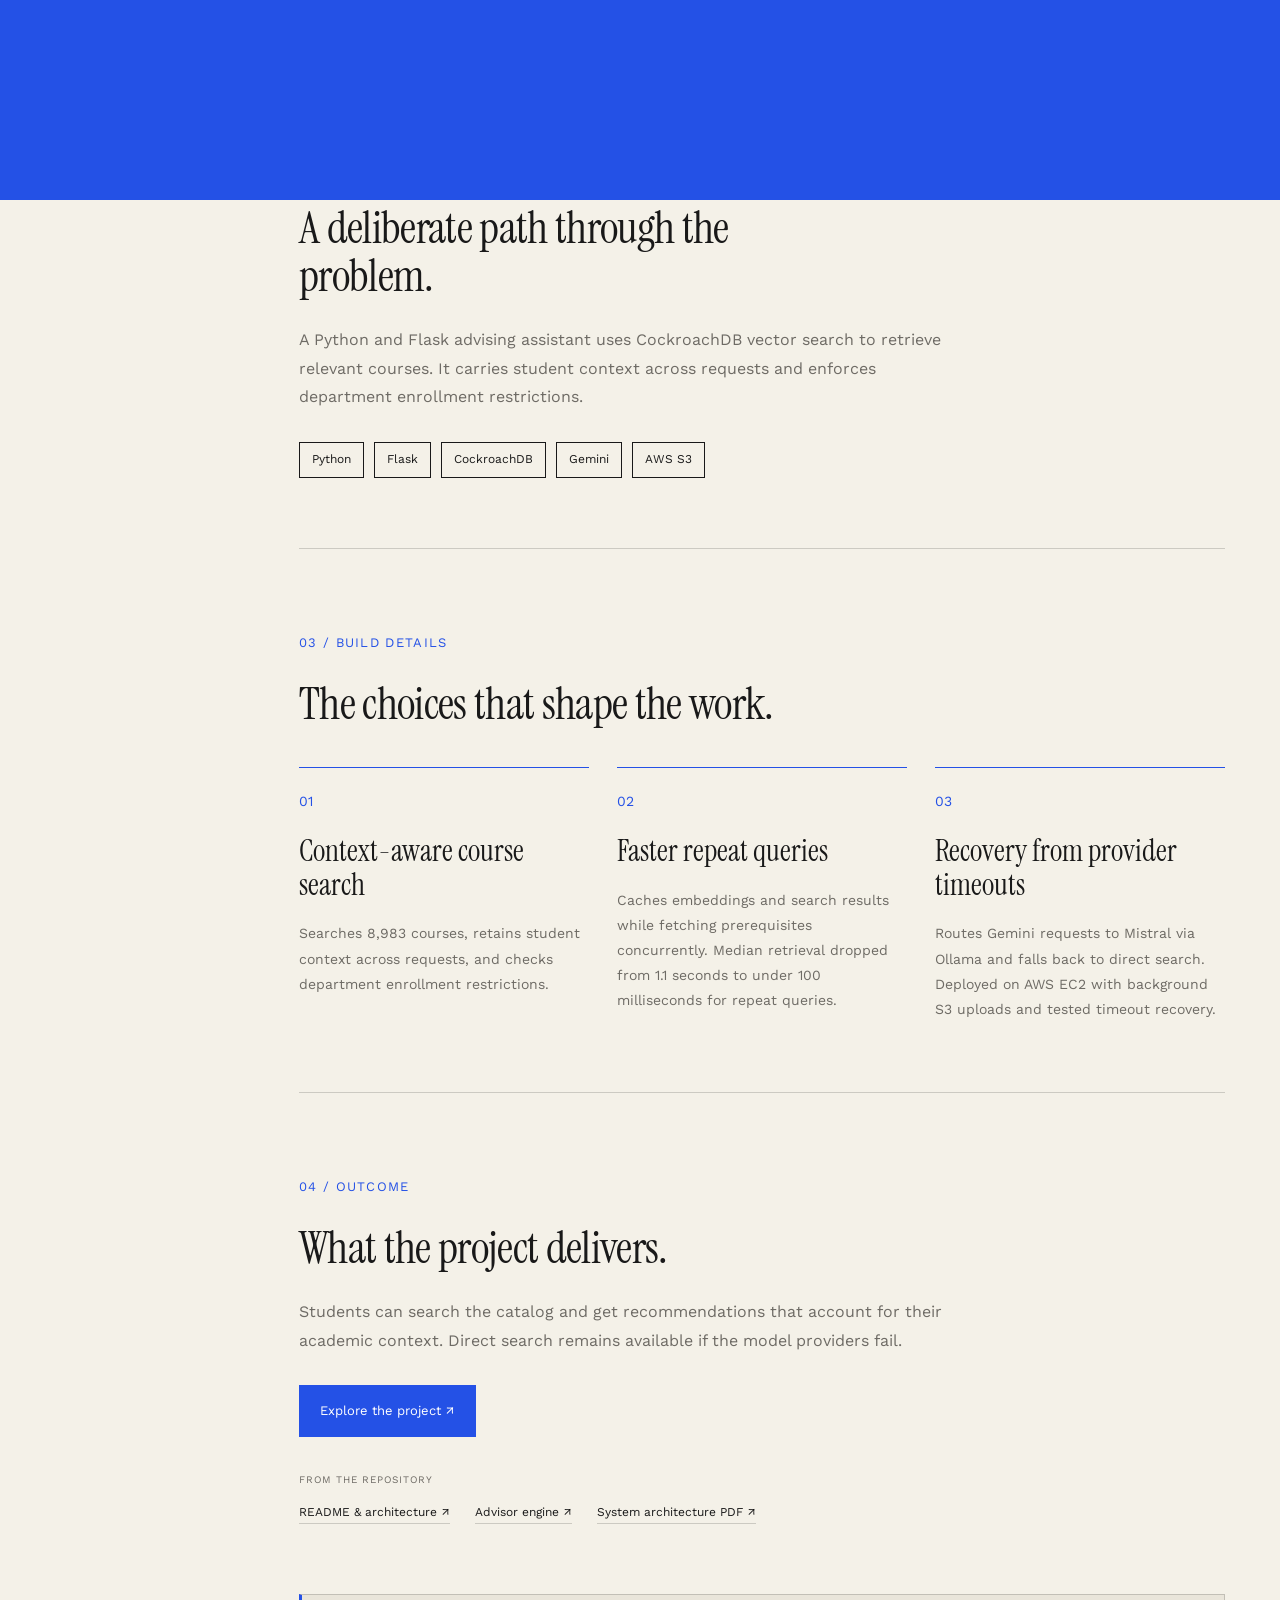
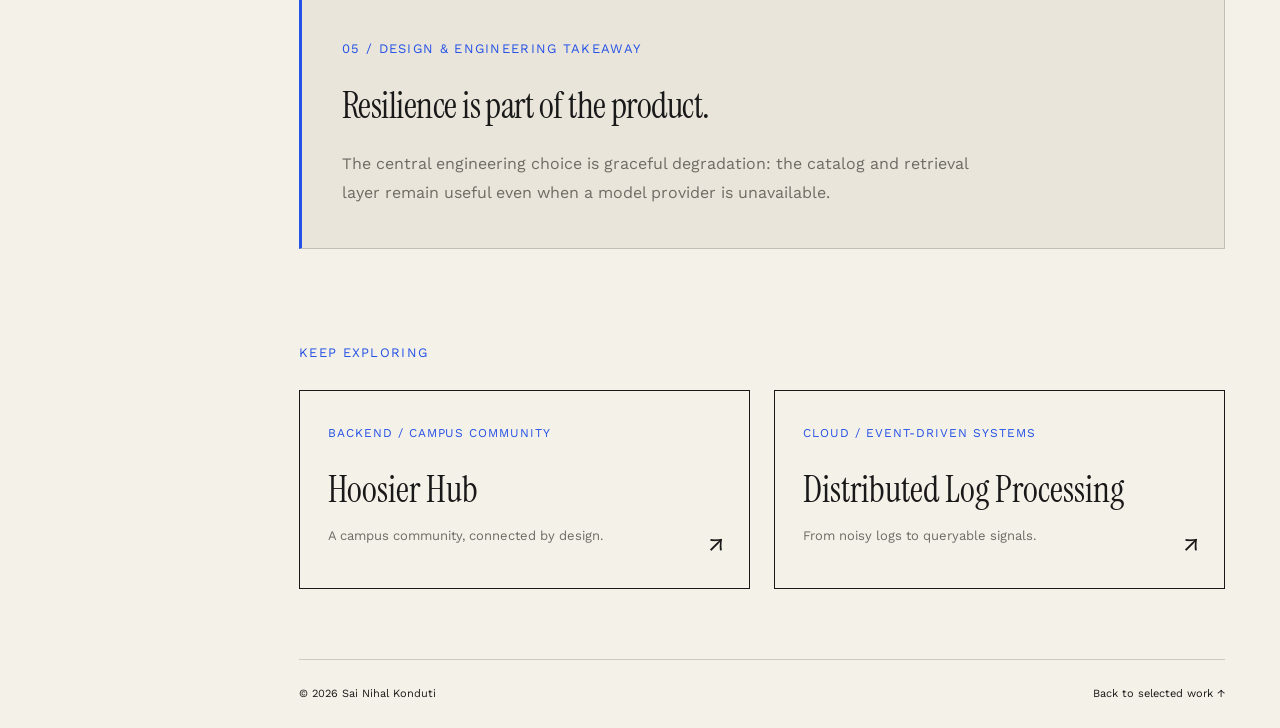
<file: projects/courselect.html>
<!doctype html>
<html lang="en"><head><meta charset="UTF-8"><meta name="viewport" content="width=device-width,initial-scale=1"><meta name="description" content="An academic advisor that connects a student’s goals, course history, and enrollment rules to a searchable university catalog."><title>CourSelect — Sai Nihal Konduti</title><link rel="icon" href="../favicon.svg?v=3" type="image/svg+xml"><link rel="preconnect" href="https://fonts.googleapis.com"><link rel="preconnect" href="https://fonts.gstatic.com" crossorigin><link href="https://fonts.googleapis.com/css2?family=Instrument+Serif:ital@0;1&family=Work+Sans:wght@400;500;600&display=swap" rel="stylesheet"><link rel="stylesheet" href="../project.css?v=5"><script src="../transitions.js?v=1"></script><link rel="stylesheet" href="../theme.css?v=4"><script src="../theme.js?v=1"></script></head>
<body><div class="paper-grain" aria-hidden="true"></div><a class="skip-link" href="#case-main">Skip to project</a><div class="page-wipe" aria-hidden="true"><span>SN <i>Selected work</i></span></div>
<header class="case-header"><a class="case-wordmark" data-page-transition href="../index.html#work" aria-label="Back to Sai Nihal’s portfolio">SN</a><span>SAI NIHAL KONDUTI</span><a data-page-transition href="../index.html#contact">Let’s talk ↗</a><button class="theme-toggle" type="button" data-theme-toggle aria-label="Switch to dark mode" aria-pressed="false">☾</button></header>
<div class="case-layout"><aside class="case-sidebar"><a class="back-link" data-page-transition href="../index.html#work">← All projects</a><p>CASE STUDY / 01</p><nav aria-label="Case study sections"><a href="#overview">Overview</a><a href="#challenge">Challenge</a><a href="#solution">Solution</a><a href="#engineering">Build details</a><a href="#outcome">Outcome</a><a href="#reflection">Reflection</a></nav><a class="source-link" href="https://github.com/CJP-Hackathon/Hackathon" target="_blank" rel="noreferrer">View repository ↗</a></aside>
<main id="case-main"><section id="overview" class="case-overview"><p class="eyebrow">Agentic AI / Academic advising</p><h1>CourSelect</h1><p class="case-tagline">A better path<br>to your next course.</p><div class="case-meta"><div><small>FOCUS</small><span>Full-stack AI advising</span></div><div><small>STACK</small><span>Python · Flask · CockroachDB · Gemini · AWS S3</span></div><div><small>PROJECT</small><span>Public GitHub repository</span></div></div><div class="system-map" role="img" aria-label="Student goal → Retrieval → Advisor → Persistence"><div class="map-label"><span>SYSTEM / COURSELECT</span><span>01 → 04</span></div><div class="map-path"><div class="map-node"><small>01</small><strong>Student goal</strong><span>Academic context + intent</span></div><div class="map-node"><small>02</small><strong>Retrieval</strong><span>Vectors + eligibility</span></div><div class="map-node"><small>03</small><strong>Advisor</strong><span>Gemini → Mistral → search</span></div><div class="map-node"><small>04</small><strong>Persistence</strong><span>CockroachDB + S3 reports</span></div></div><div class="map-footer"><span>INPUT</span><i></i><span>OUTCOME</span></div></div><div class="case-stats"><div><strong>8,983</strong><span>courses in the catalog</span></div><div><strong>1.1 s</strong><span>median retrieval before caching</span></div><div><strong>&lt;100 ms</strong><span>median retrieval on repeat queries</span></div></div><p class="case-lead">An academic advisor that connects a student’s goals, course history, and enrollment rules to a searchable university catalog.</p></section>
<section id="challenge" class="case-section"><span class="section-no">01 / THE CHALLENGE</span><h2>Recommendations need context.</h2><p>Course discovery is only half the problem. A useful recommendation also needs to respect prerequisites, a student’s major, and their completed academic history.</p></section>
<section id="solution" class="case-section"><span class="section-no">02 / THE SOLUTION</span><h2>A deliberate path through the problem.</h2><p>A Python and Flask advising assistant uses CockroachDB vector search to retrieve relevant courses. It carries student context across requests and enforces department enrollment restrictions.</p><div class="stack-chips"><span>Python</span><span>Flask</span><span>CockroachDB</span><span>Gemini</span><span>AWS S3</span></div></section>
<section id="engineering" class="case-section"><span class="section-no">03 / BUILD DETAILS</span><h2>The choices that shape the work.</h2><div class="feature-grid"><article><small>01</small><h3>Context-aware course search</h3><p>Searches 8,983 courses, retains student context across requests, and checks department enrollment restrictions.</p></article><article><small>02</small><h3>Faster repeat queries</h3><p>Caches embeddings and search results while fetching prerequisites concurrently. Median retrieval dropped from 1.1 seconds to under 100 milliseconds for repeat queries.</p></article><article><small>03</small><h3>Recovery from provider timeouts</h3><p>Routes Gemini requests to Mistral via Ollama and falls back to direct search. Deployed on AWS EC2 with background S3 uploads and tested timeout recovery.</p></article></div></section>
<section id="outcome" class="case-section"><span class="section-no">04 / OUTCOME</span><h2>What the project delivers.</h2><p>Students can search the catalog and get recommendations that account for their academic context. Direct search remains available if the model providers fail.</p><div class="case-actions"><a class="case-button" href="https://github.com/CJP-Hackathon/Hackathon" target="_blank" rel="noreferrer">Explore the project ↗</a></div><div class="case-sources"><small>FROM THE REPOSITORY</small><a href="https://github.com/CJP-Hackathon/Hackathon/blob/HEAD/README.md" target="_blank" rel="noreferrer">README &amp; architecture ↗</a><a href="https://github.com/CJP-Hackathon/Hackathon/blob/HEAD/agent.py" target="_blank" rel="noreferrer">Advisor engine ↗</a><a href="https://github.com/CJP-Hackathon/Hackathon/blob/HEAD/ARCHITECTURE-3.pdf" target="_blank" rel="noreferrer">System architecture PDF ↗</a></div></section>
<section id="reflection" class="case-section case-reflection"><span class="section-no">05 / DESIGN &amp; ENGINEERING TAKEAWAY</span><h2>Resilience is part of the product.</h2><p>The central engineering choice is graceful degradation: the catalog and retrieval layer remain useful even when a model provider is unavailable.</p></section>
<section class="related-section"><span class="section-no">KEEP EXPLORING</span><div class="related-grid"><a class="related-card" data-page-transition href="hoosier-hub.html"><span>Backend / Campus community</span><h3>Hoosier Hub</h3><p>A campus community, connected by design.</p><b aria-hidden="true">↗</b></a><a class="related-card" data-page-transition href="log-processing.html"><span>Cloud / Event-driven systems</span><h3>Distributed Log Processing</h3><p>From noisy logs to queryable signals.</p><b aria-hidden="true">↗</b></a></div></section><footer class="case-footer"><span>© 2026 Sai Nihal Konduti</span><a data-page-transition href="../index.html#work">Back to selected work ↑</a></footer></main></div></body></html>
</file>
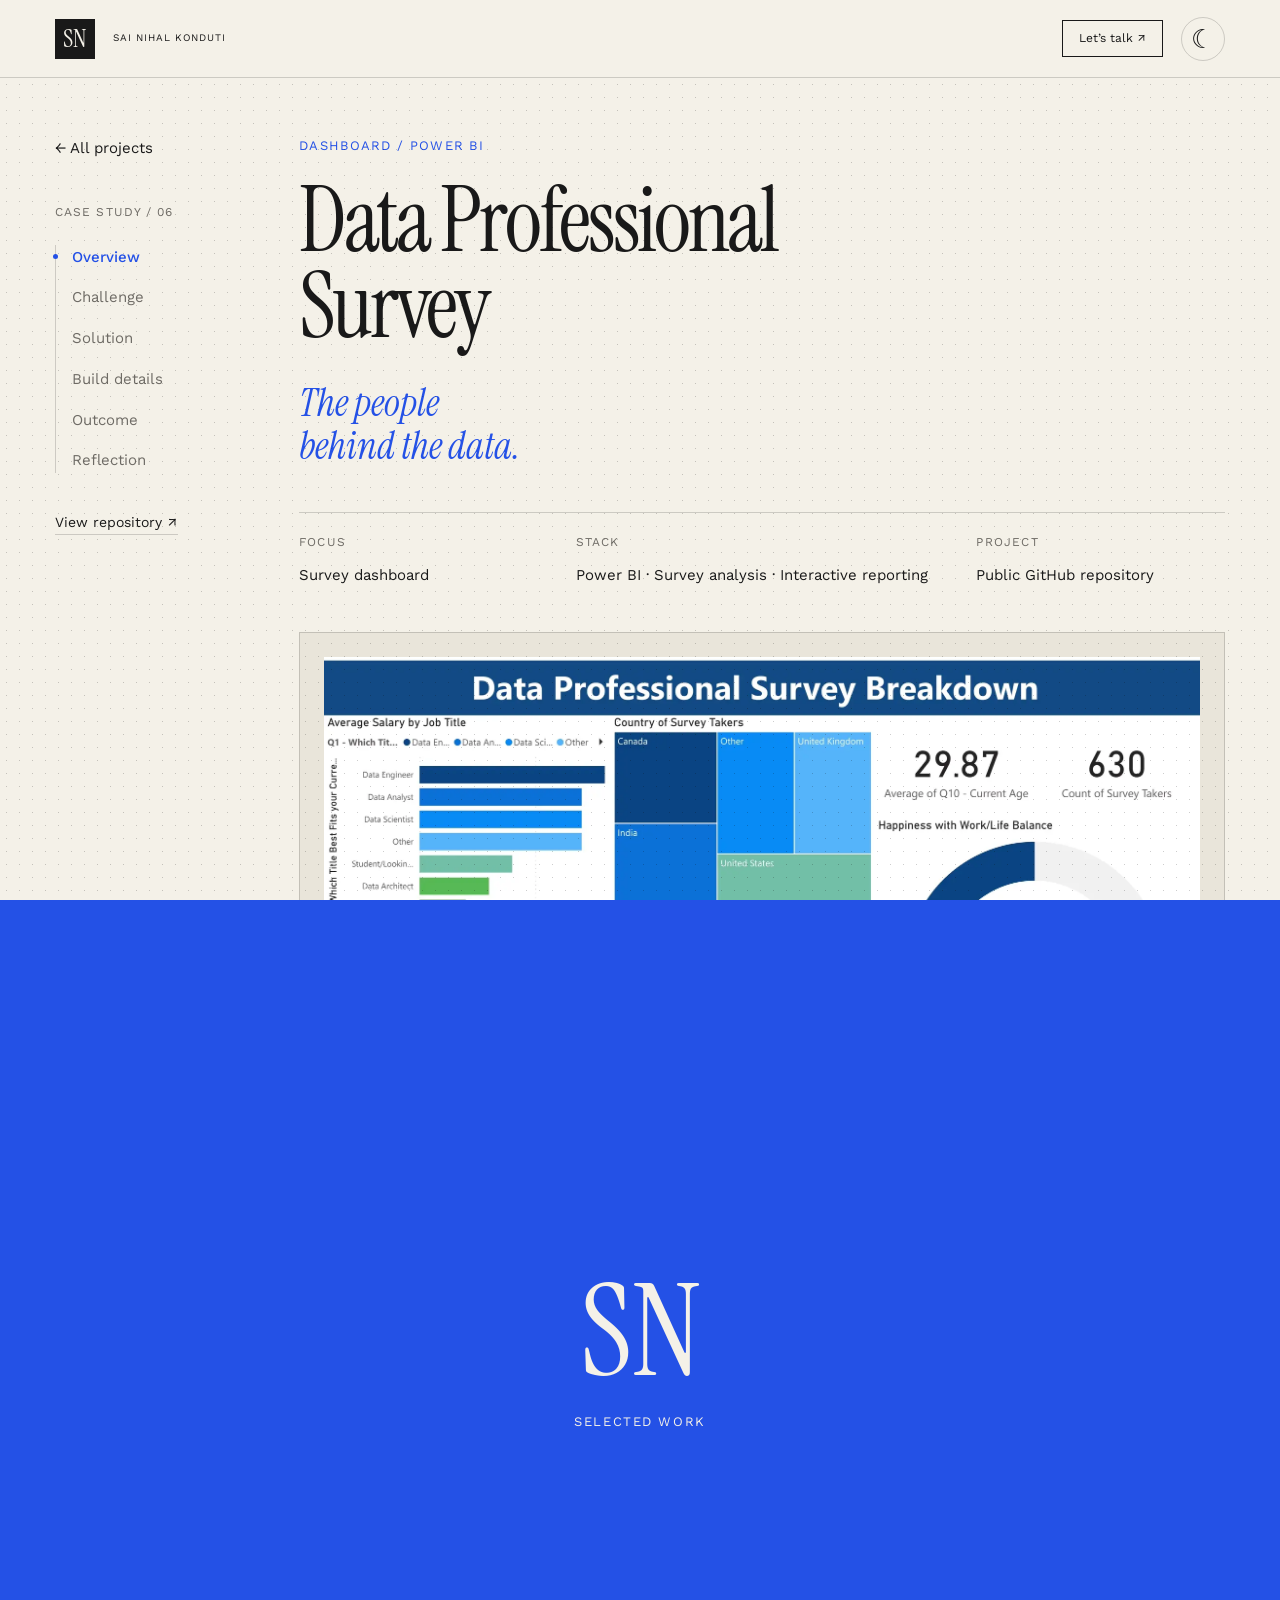
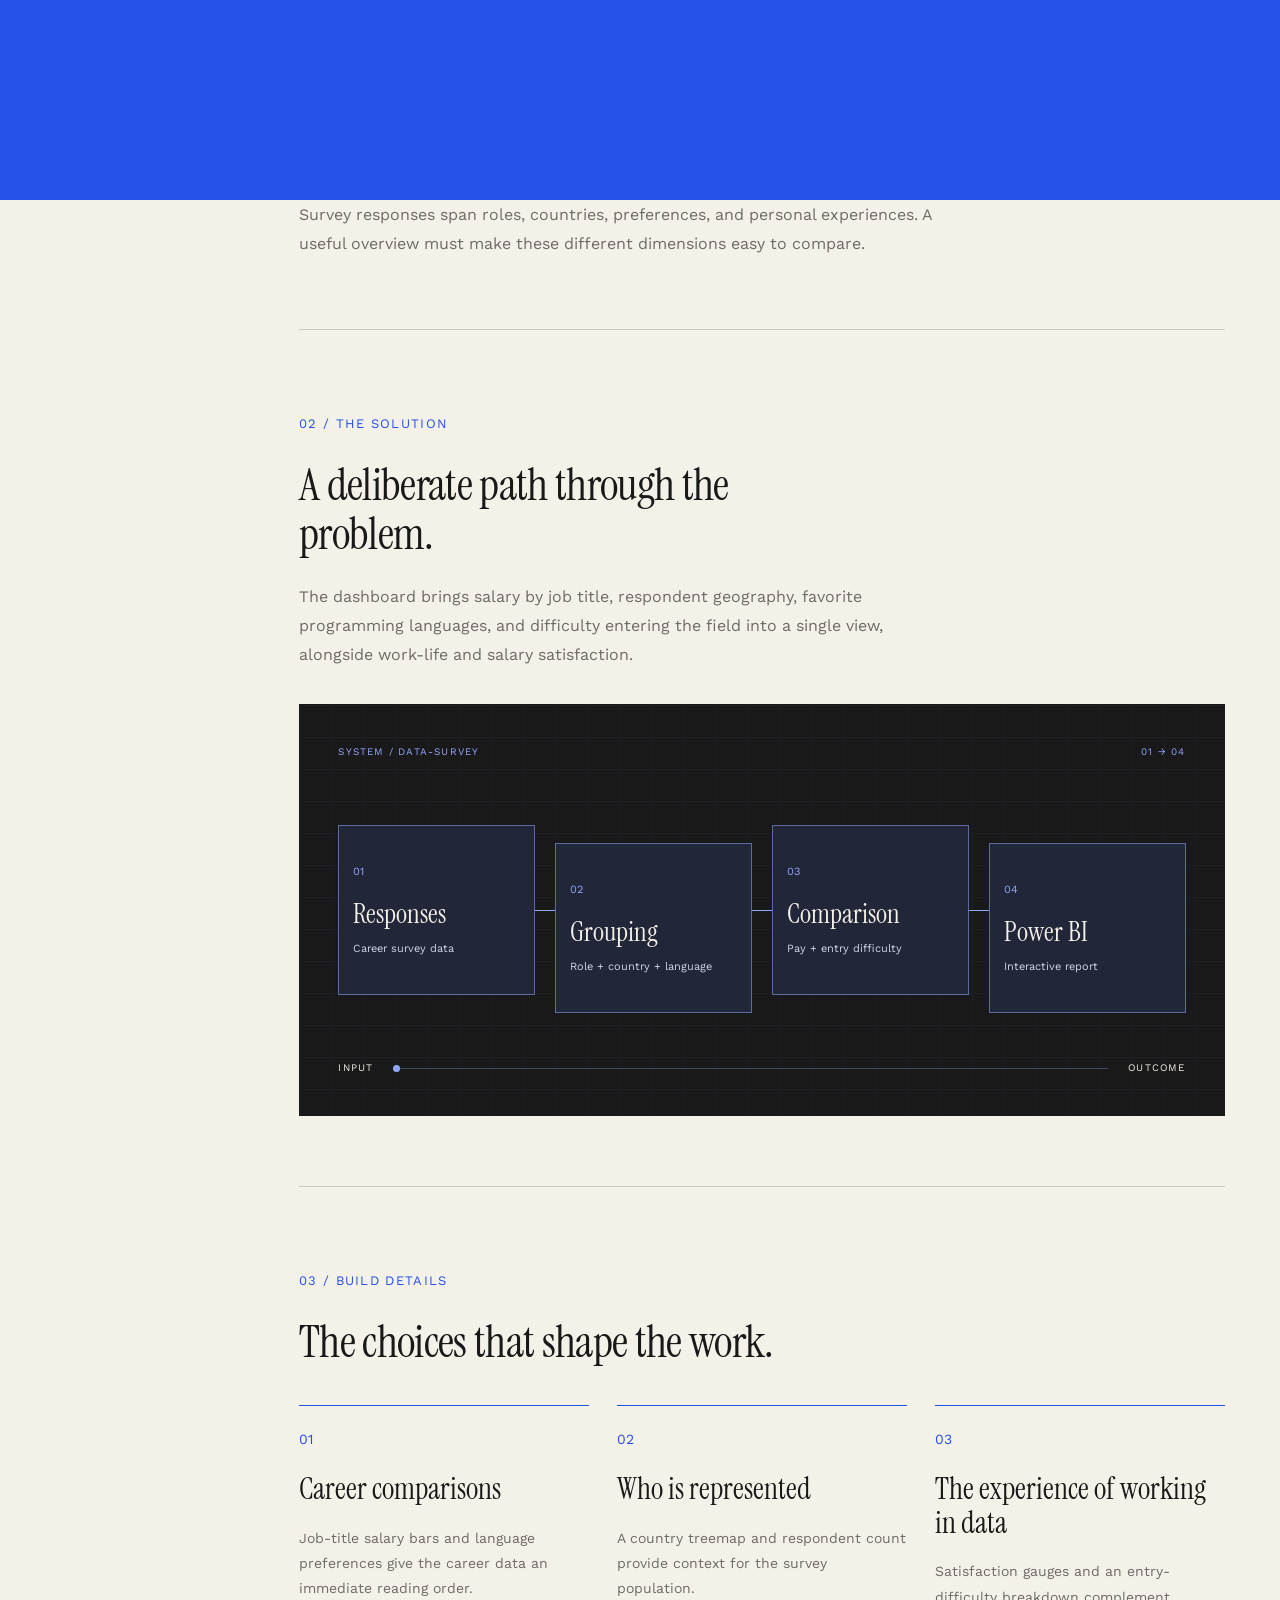
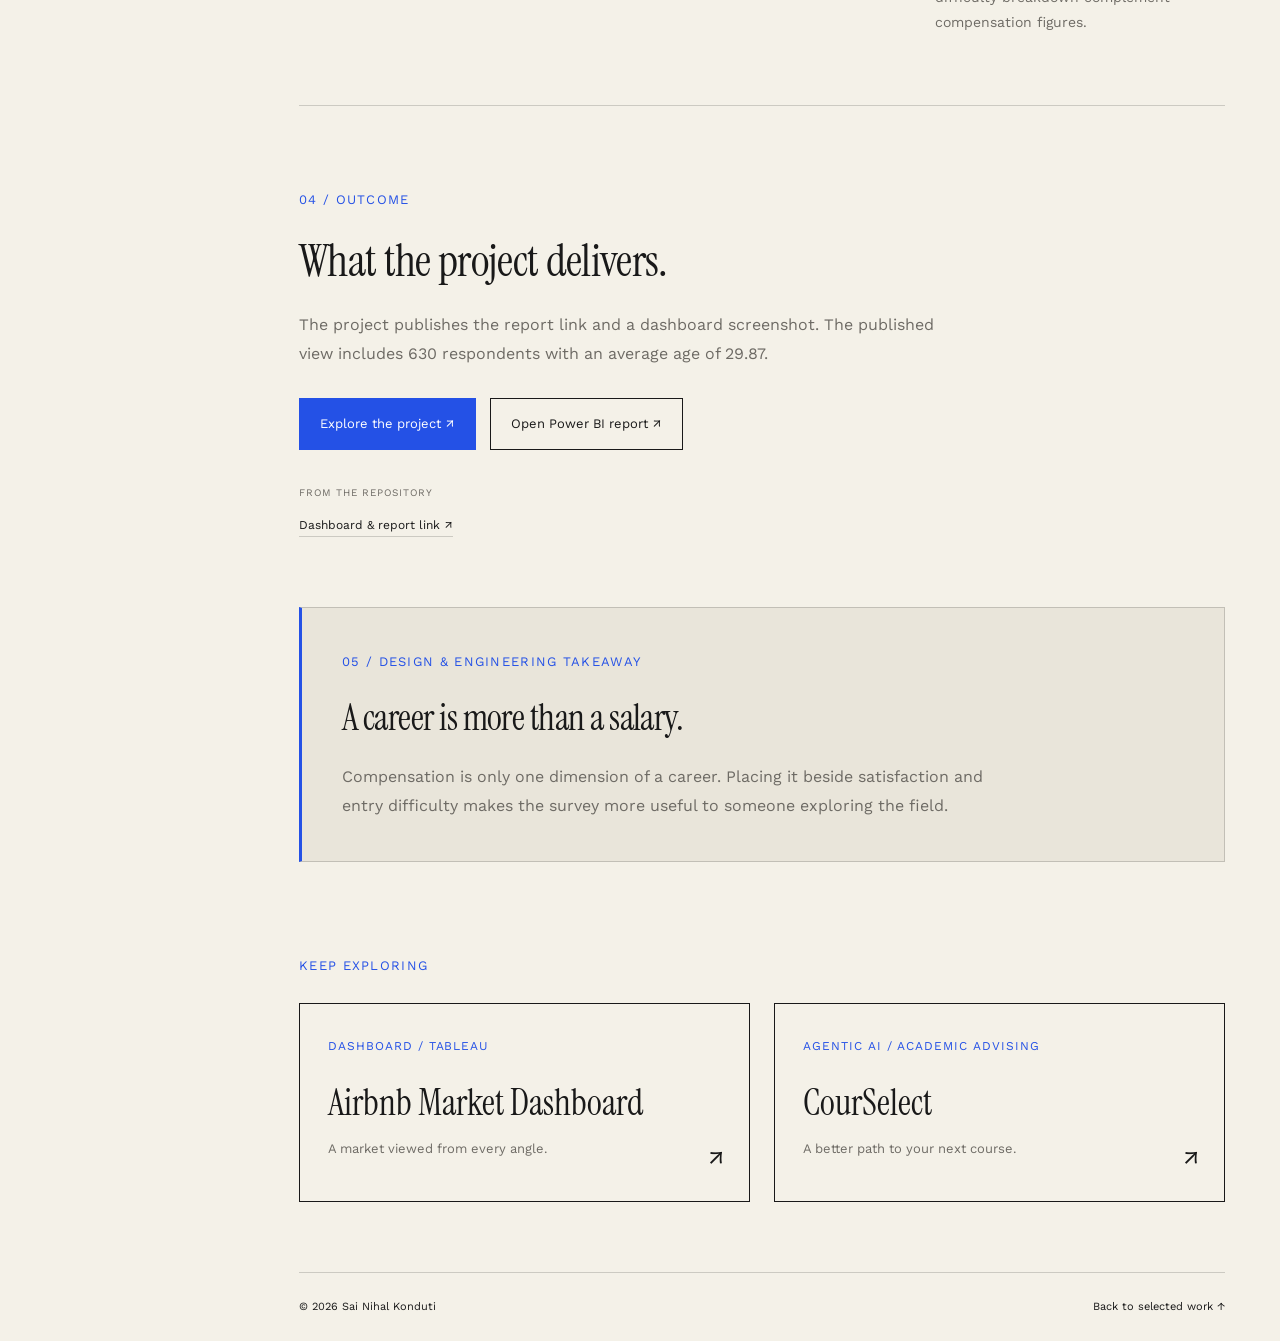
<file: projects/data-survey.html>
<!doctype html>
<html lang="en"><head><meta charset="UTF-8"><meta name="viewport" content="width=device-width,initial-scale=1"><meta name="description" content="A Power BI view of data professionals’ careers, compensation, preferred languages, and satisfaction with work."><title>Data Professional Survey — Sai Nihal Konduti</title><link rel="icon" href="../favicon.svg?v=3" type="image/svg+xml"><link rel="preconnect" href="https://fonts.googleapis.com"><link rel="preconnect" href="https://fonts.gstatic.com" crossorigin><link href="https://fonts.googleapis.com/css2?family=Instrument+Serif:ital@0;1&family=Work+Sans:wght@400;500;600&display=swap" rel="stylesheet"><link rel="stylesheet" href="../project.css?v=5"><script src="../transitions.js?v=1"></script><link rel="stylesheet" href="../theme.css?v=4"><script src="../theme.js?v=1"></script></head>
<body><div class="paper-grain" aria-hidden="true"></div><a class="skip-link" href="#case-main">Skip to project</a><div class="page-wipe" aria-hidden="true"><span>SN <i>Selected work</i></span></div>
<header class="case-header"><a class="case-wordmark" data-page-transition href="../index.html#work" aria-label="Back to Sai Nihal’s portfolio">SN</a><span>SAI NIHAL KONDUTI</span><a data-page-transition href="../index.html#contact">Let’s talk ↗</a><button class="theme-toggle" type="button" data-theme-toggle aria-label="Switch to dark mode" aria-pressed="false">☾</button></header>
<div class="case-layout"><aside class="case-sidebar"><a class="back-link" data-page-transition href="../index.html#work">← All projects</a><p>CASE STUDY / 06</p><nav aria-label="Case study sections"><a href="#overview">Overview</a><a href="#challenge">Challenge</a><a href="#solution">Solution</a><a href="#engineering">Build details</a><a href="#outcome">Outcome</a><a href="#reflection">Reflection</a></nav><a class="source-link" href="https://github.com/nihal2405/DATA-PROFESSIONAL-SURVEY-DASHBOARD" target="_blank" rel="noreferrer">View repository ↗</a></aside>
<main id="case-main"><section id="overview" class="case-overview"><p class="eyebrow">Dashboard / Power BI</p><h1>Data Professional Survey</h1><p class="case-tagline">The people<br>behind the data.</p><div class="case-meta"><div><small>FOCUS</small><span>Survey dashboard</span></div><div><small>STACK</small><span>Power BI · Survey analysis · Interactive reporting</span></div><div><small>PROJECT</small><span>Public GitHub repository</span></div></div><figure class="case-media"><a href="../assets/projects/data-survey.webp" target="_blank" aria-label="View full-size project image"><img src="../assets/projects/data-survey.webp" alt="Published Data Professional Survey Breakdown dashboard showing salary, country, languages, and satisfaction" fetchpriority="high"></a><figcaption>Original Power BI screenshot · values reflect the published report view <span>View full size ↗</span></figcaption></figure><div class="case-stats"><div><strong>630</strong><span>survey respondents</span></div><div><strong>29.87</strong><span>average respondent age</span></div><div><strong>Power BI</strong><span>reporting platform</span></div></div><p class="case-lead">A Power BI view of data professionals’ careers, compensation, preferred languages, and satisfaction with work.</p></section>
<section id="challenge" class="case-section"><span class="section-no">01 / THE CHALLENGE</span><h2>Make a broad survey readable.</h2><p>Survey responses span roles, countries, preferences, and personal experiences. A useful overview must make these different dimensions easy to compare.</p></section>
<section id="solution" class="case-section"><span class="section-no">02 / THE SOLUTION</span><h2>A deliberate path through the problem.</h2><p>The dashboard brings salary by job title, respondent geography, favorite programming languages, and difficulty entering the field into a single view, alongside work-life and salary satisfaction.</p><div class="system-map" role="img" aria-label="Responses → Grouping → Comparison → Power BI"><div class="map-label"><span>SYSTEM / DATA-SURVEY</span><span>01 → 04</span></div><div class="map-path"><div class="map-node"><small>01</small><strong>Responses</strong><span>Career survey data</span></div><div class="map-node"><small>02</small><strong>Grouping</strong><span>Role + country + language</span></div><div class="map-node"><small>03</small><strong>Comparison</strong><span>Pay + entry difficulty</span></div><div class="map-node"><small>04</small><strong>Power BI</strong><span>Interactive report</span></div></div><div class="map-footer"><span>INPUT</span><i></i><span>OUTCOME</span></div></div></section>
<section id="engineering" class="case-section"><span class="section-no">03 / BUILD DETAILS</span><h2>The choices that shape the work.</h2><div class="feature-grid"><article><small>01</small><h3>Career comparisons</h3><p>Job-title salary bars and language preferences give the career data an immediate reading order.</p></article><article><small>02</small><h3>Who is represented</h3><p>A country treemap and respondent count provide context for the survey population.</p></article><article><small>03</small><h3>The experience of working in data</h3><p>Satisfaction gauges and an entry-difficulty breakdown complement compensation figures.</p></article></div></section>
<section id="outcome" class="case-section"><span class="section-no">04 / OUTCOME</span><h2>What the project delivers.</h2><p>The project publishes the report link and a dashboard screenshot. The published view includes 630 respondents with an average age of 29.87.</p><div class="case-actions"><a class="case-button" href="https://github.com/nihal2405/DATA-PROFESSIONAL-SURVEY-DASHBOARD" target="_blank" rel="noreferrer">Explore the project ↗</a><a class="case-button secondary" href="https://app.powerbi.com/reportEmbed?reportId=94c4a5b8-2525-481c-ab64-9afcbfd1e733&amp;autoAuth=true&amp;ctid=b8593818-1c51-461d-ac9a-c1192e67c2dd" target="_blank" rel="noreferrer">Open Power BI report ↗</a></div><div class="case-sources"><small>FROM THE REPOSITORY</small><a href="https://github.com/nihal2405/DATA-PROFESSIONAL-SURVEY-DASHBOARD/blob/HEAD/README.md" target="_blank" rel="noreferrer">Dashboard &amp; report link ↗</a></div></section>
<section id="reflection" class="case-section case-reflection"><span class="section-no">05 / DESIGN &amp; ENGINEERING TAKEAWAY</span><h2>A career is more than a salary.</h2><p>Compensation is only one dimension of a career. Placing it beside satisfaction and entry difficulty makes the survey more useful to someone exploring the field.</p></section>
<section class="related-section"><span class="section-no">KEEP EXPLORING</span><div class="related-grid"><a class="related-card" data-page-transition href="airbnb.html"><span>Dashboard / Tableau</span><h3>Airbnb Market Dashboard</h3><p>A market viewed from every angle.</p><b aria-hidden="true">↗</b></a><a class="related-card" data-page-transition href="courselect.html"><span>Agentic AI / Academic advising</span><h3>CourSelect</h3><p>A better path to your next course.</p><b aria-hidden="true">↗</b></a></div></section><footer class="case-footer"><span>© 2026 Sai Nihal Konduti</span><a data-page-transition href="../index.html#work">Back to selected work ↑</a></footer></main></div></body></html>
</file>
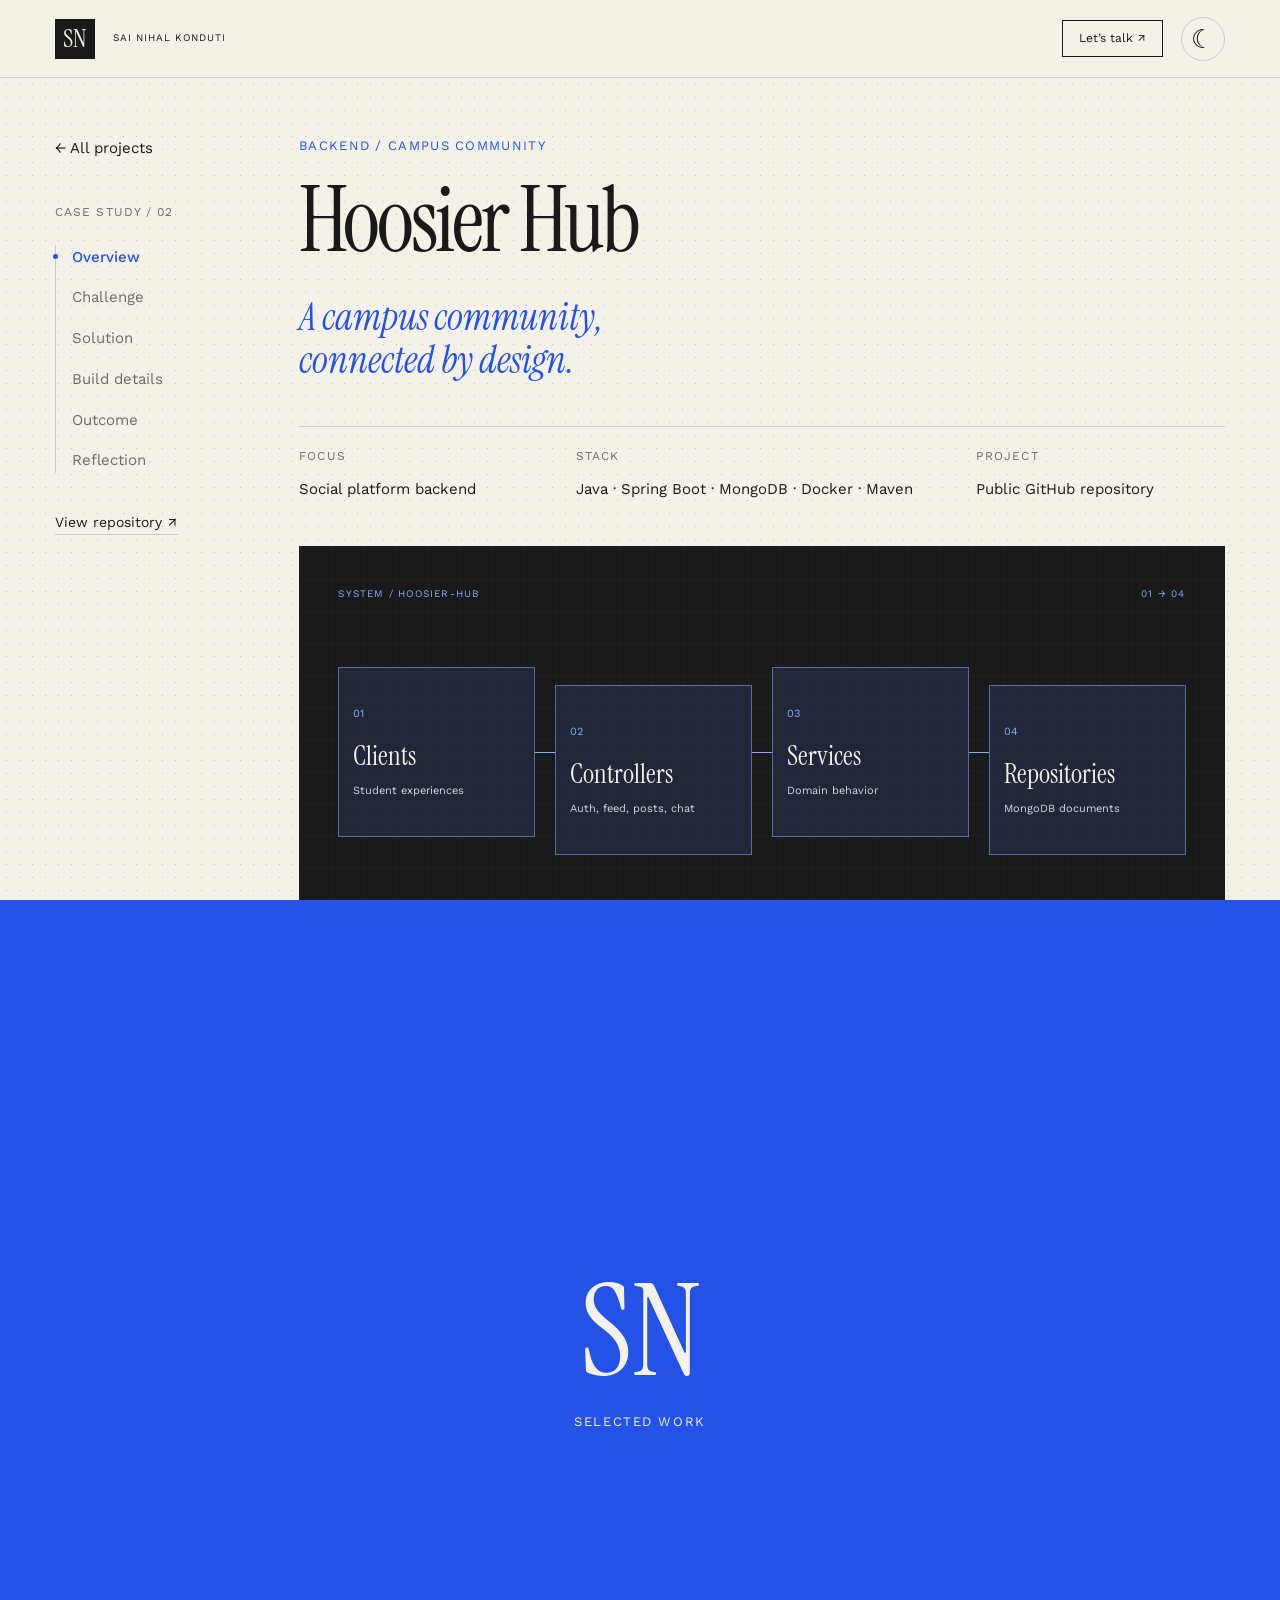
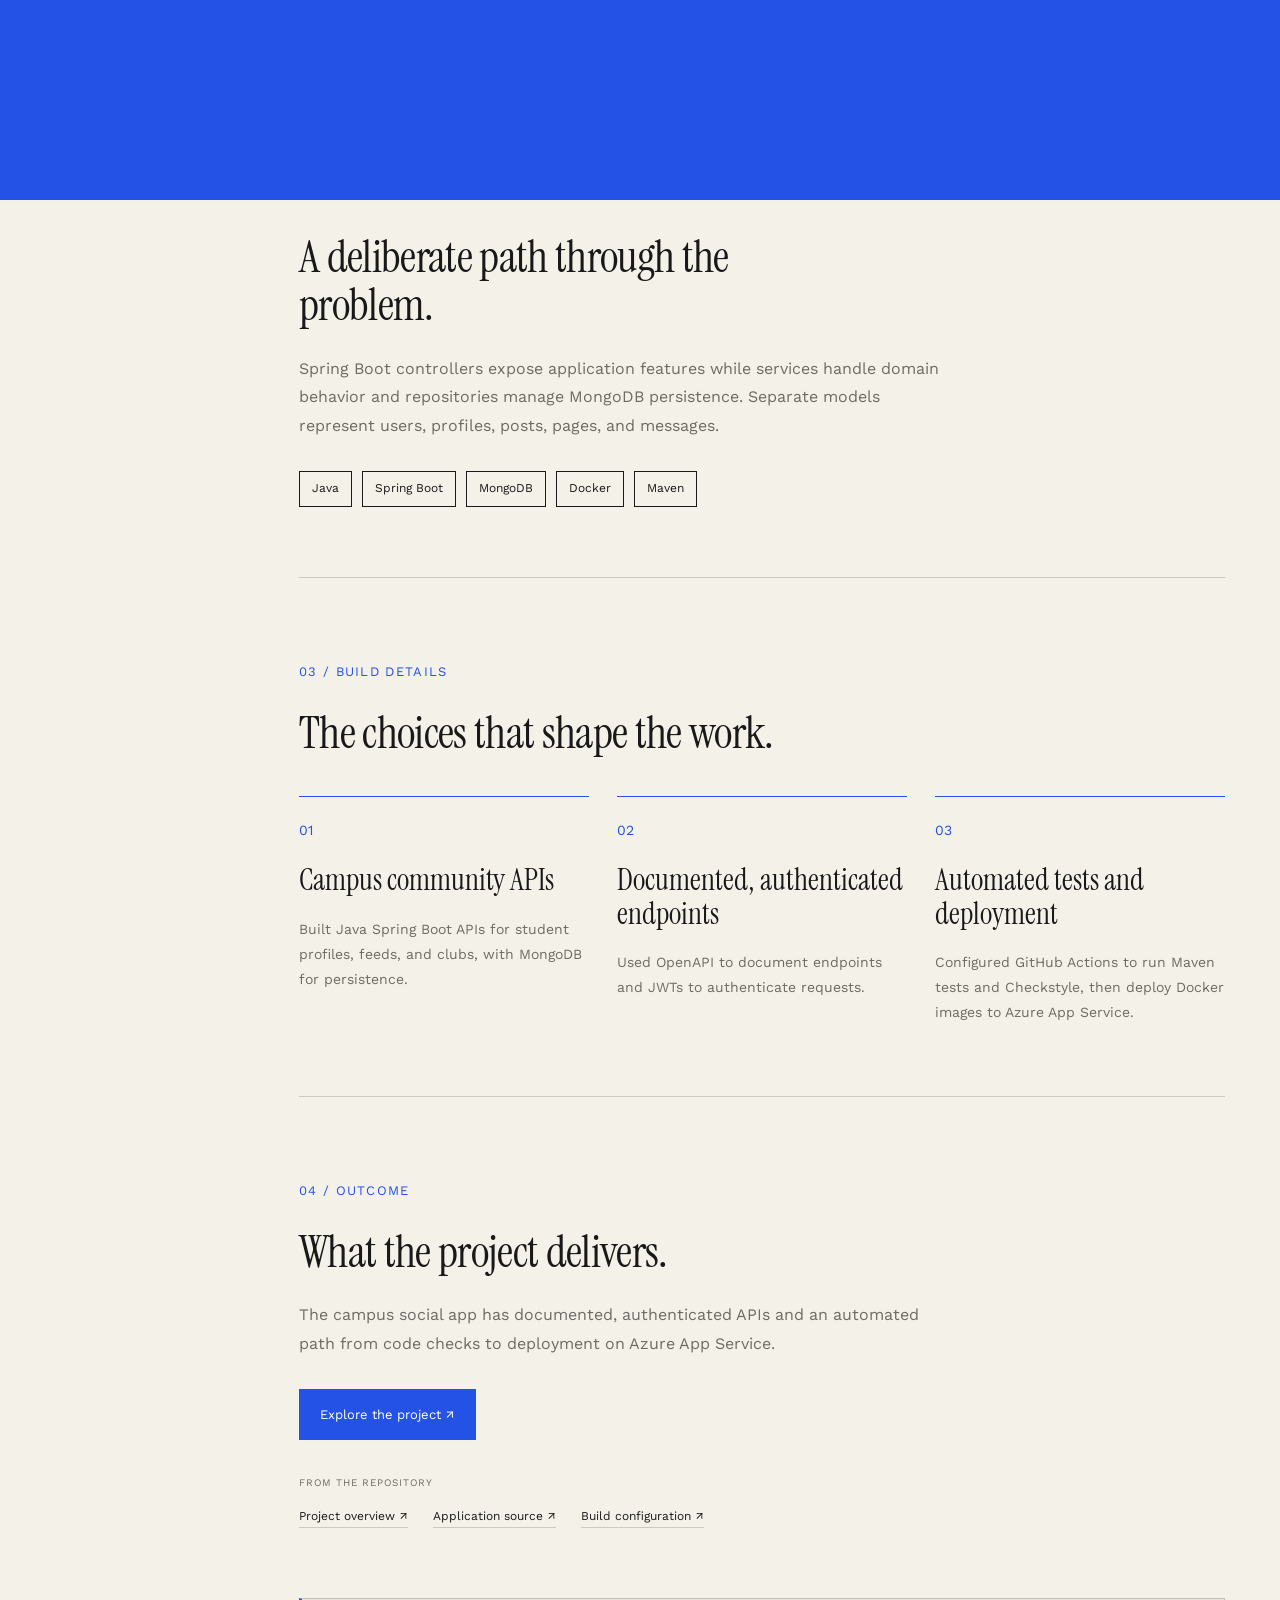
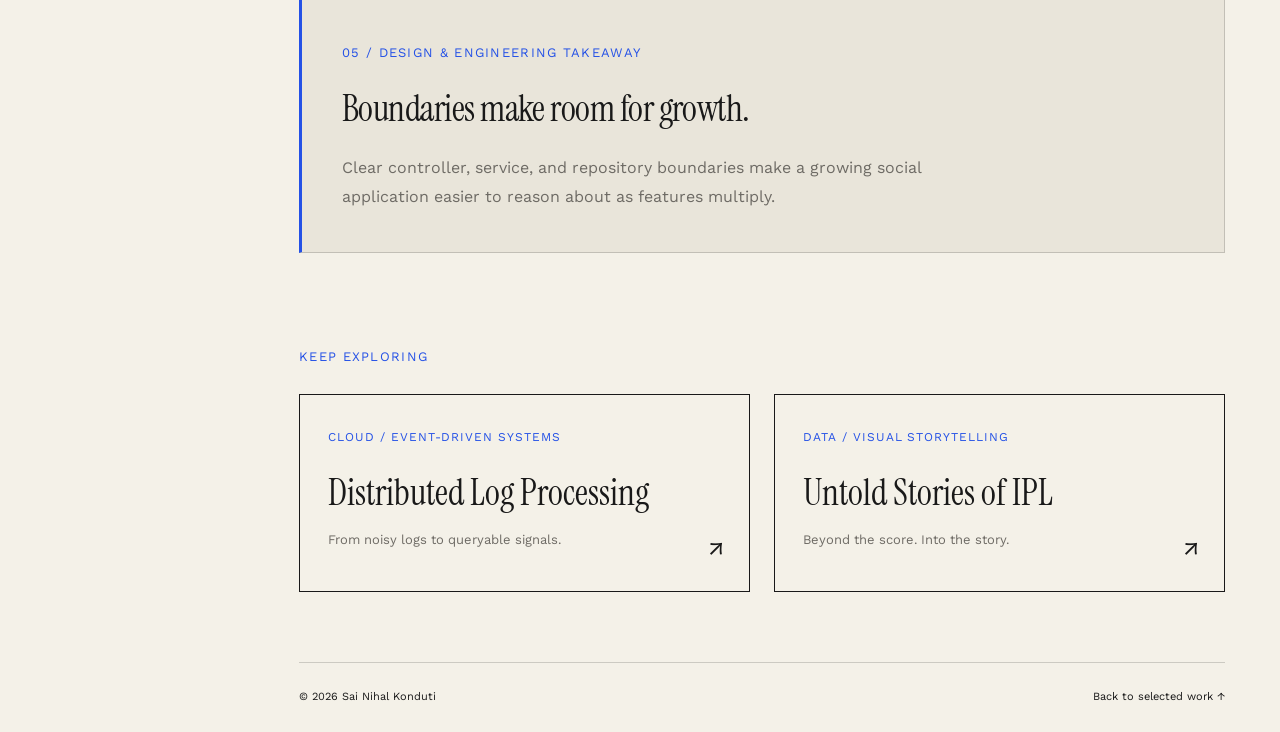
<file: projects/hoosier-hub.html>
<!doctype html>
<html lang="en"><head><meta charset="UTF-8"><meta name="viewport" content="width=device-width,initial-scale=1"><meta name="description" content="A Spring Boot and MongoDB backend for an Indiana University social platform with APIs for student profiles, feeds, and clubs."><title>Hoosier Hub — Sai Nihal Konduti</title><link rel="icon" href="../favicon.svg?v=3" type="image/svg+xml"><link rel="preconnect" href="https://fonts.googleapis.com"><link rel="preconnect" href="https://fonts.gstatic.com" crossorigin><link href="https://fonts.googleapis.com/css2?family=Instrument+Serif:ital@0;1&family=Work+Sans:wght@400;500;600&display=swap" rel="stylesheet"><link rel="stylesheet" href="../project.css?v=5"><script src="../transitions.js?v=1"></script><link rel="stylesheet" href="../theme.css?v=4"><script src="../theme.js?v=1"></script></head>
<body><div class="paper-grain" aria-hidden="true"></div><a class="skip-link" href="#case-main">Skip to project</a><div class="page-wipe" aria-hidden="true"><span>SN <i>Selected work</i></span></div>
<header class="case-header"><a class="case-wordmark" data-page-transition href="../index.html#work" aria-label="Back to Sai Nihal’s portfolio">SN</a><span>SAI NIHAL KONDUTI</span><a data-page-transition href="../index.html#contact">Let’s talk ↗</a><button class="theme-toggle" type="button" data-theme-toggle aria-label="Switch to dark mode" aria-pressed="false">☾</button></header>
<div class="case-layout"><aside class="case-sidebar"><a class="back-link" data-page-transition href="../index.html#work">← All projects</a><p>CASE STUDY / 02</p><nav aria-label="Case study sections"><a href="#overview">Overview</a><a href="#challenge">Challenge</a><a href="#solution">Solution</a><a href="#engineering">Build details</a><a href="#outcome">Outcome</a><a href="#reflection">Reflection</a></nav><a class="source-link" href="https://github.com/IU-HoosierHub/server" target="_blank" rel="noreferrer">View repository ↗</a></aside>
<main id="case-main"><section id="overview" class="case-overview"><p class="eyebrow">Backend / Campus community</p><h1>Hoosier Hub</h1><p class="case-tagline">A campus community,<br>connected by design.</p><div class="case-meta"><div><small>FOCUS</small><span>Social platform backend</span></div><div><small>STACK</small><span>Java · Spring Boot · MongoDB · Docker · Maven</span></div><div><small>PROJECT</small><span>Public GitHub repository</span></div></div><div class="system-map" role="img" aria-label="Clients → Controllers → Services → Repositories"><div class="map-label"><span>SYSTEM / HOOSIER-HUB</span><span>01 → 04</span></div><div class="map-path"><div class="map-node"><small>01</small><strong>Clients</strong><span>Student experiences</span></div><div class="map-node"><small>02</small><strong>Controllers</strong><span>Auth, feed, posts, chat</span></div><div class="map-node"><small>03</small><strong>Services</strong><span>Domain behavior</span></div><div class="map-node"><small>04</small><strong>Repositories</strong><span>MongoDB documents</span></div></div><div class="map-footer"><span>INPUT</span><i></i><span>OUTCOME</span></div></div><div class="case-stats"><div><strong>REST</strong><span>application API</span></div><div><strong>JWT</strong><span>authentication layer</span></div><div><strong>MongoDB</strong><span>document persistence</span></div></div><p class="case-lead">A Spring Boot and MongoDB backend for an Indiana University social platform with APIs for student profiles, feeds, and clubs.</p></section>
<section id="challenge" class="case-section"><span class="section-no">01 / THE CHALLENGE</span><h2>A community is more than a feed.</h2><p>A campus community needs more than a feed. Profiles, organizations, conversations, and post interactions need a coherent backend with clear responsibilities.</p></section>
<section id="solution" class="case-section"><span class="section-no">02 / THE SOLUTION</span><h2>A deliberate path through the problem.</h2><p>Spring Boot controllers expose application features while services handle domain behavior and repositories manage MongoDB persistence. Separate models represent users, profiles, posts, pages, and messages.</p><div class="stack-chips"><span>Java</span><span>Spring Boot</span><span>MongoDB</span><span>Docker</span><span>Maven</span></div></section>
<section id="engineering" class="case-section"><span class="section-no">03 / BUILD DETAILS</span><h2>The choices that shape the work.</h2><div class="feature-grid"><article><small>01</small><h3>Campus community APIs</h3><p>Built Java Spring Boot APIs for student profiles, feeds, and clubs, with MongoDB for persistence.</p></article><article><small>02</small><h3>Documented, authenticated endpoints</h3><p>Used OpenAPI to document endpoints and JWTs to authenticate requests.</p></article><article><small>03</small><h3>Automated tests and deployment</h3><p>Configured GitHub Actions to run Maven tests and Checkstyle, then deploy Docker images to Azure App Service.</p></article></div></section>
<section id="outcome" class="case-section"><span class="section-no">04 / OUTCOME</span><h2>What the project delivers.</h2><p>The campus social app has documented, authenticated APIs and an automated path from code checks to deployment on Azure App Service.</p><div class="case-actions"><a class="case-button" href="https://github.com/IU-HoosierHub/server" target="_blank" rel="noreferrer">Explore the project ↗</a></div><div class="case-sources"><small>FROM THE REPOSITORY</small><a href="https://github.com/IU-HoosierHub/server/blob/HEAD/README.md" target="_blank" rel="noreferrer">Project overview ↗</a><a href="https://github.com/IU-HoosierHub/server/tree/HEAD/src/main/java/p566/hoosierhub/server" target="_blank" rel="noreferrer">Application source ↗</a><a href="https://github.com/IU-HoosierHub/server/blob/HEAD/pom.xml" target="_blank" rel="noreferrer">Build configuration ↗</a></div></section>
<section id="reflection" class="case-section case-reflection"><span class="section-no">05 / DESIGN &amp; ENGINEERING TAKEAWAY</span><h2>Boundaries make room for growth.</h2><p>Clear controller, service, and repository boundaries make a growing social application easier to reason about as features multiply.</p></section>
<section class="related-section"><span class="section-no">KEEP EXPLORING</span><div class="related-grid"><a class="related-card" data-page-transition href="log-processing.html"><span>Cloud / Event-driven systems</span><h3>Distributed Log Processing</h3><p>From noisy logs to queryable signals.</p><b aria-hidden="true">↗</b></a><a class="related-card" data-page-transition href="ipl-stories.html"><span>Data / Visual storytelling</span><h3>Untold Stories of IPL</h3><p>Beyond the score. Into the story.</p><b aria-hidden="true">↗</b></a></div></section><footer class="case-footer"><span>© 2026 Sai Nihal Konduti</span><a data-page-transition href="../index.html#work">Back to selected work ↑</a></footer></main></div></body></html>
</file>
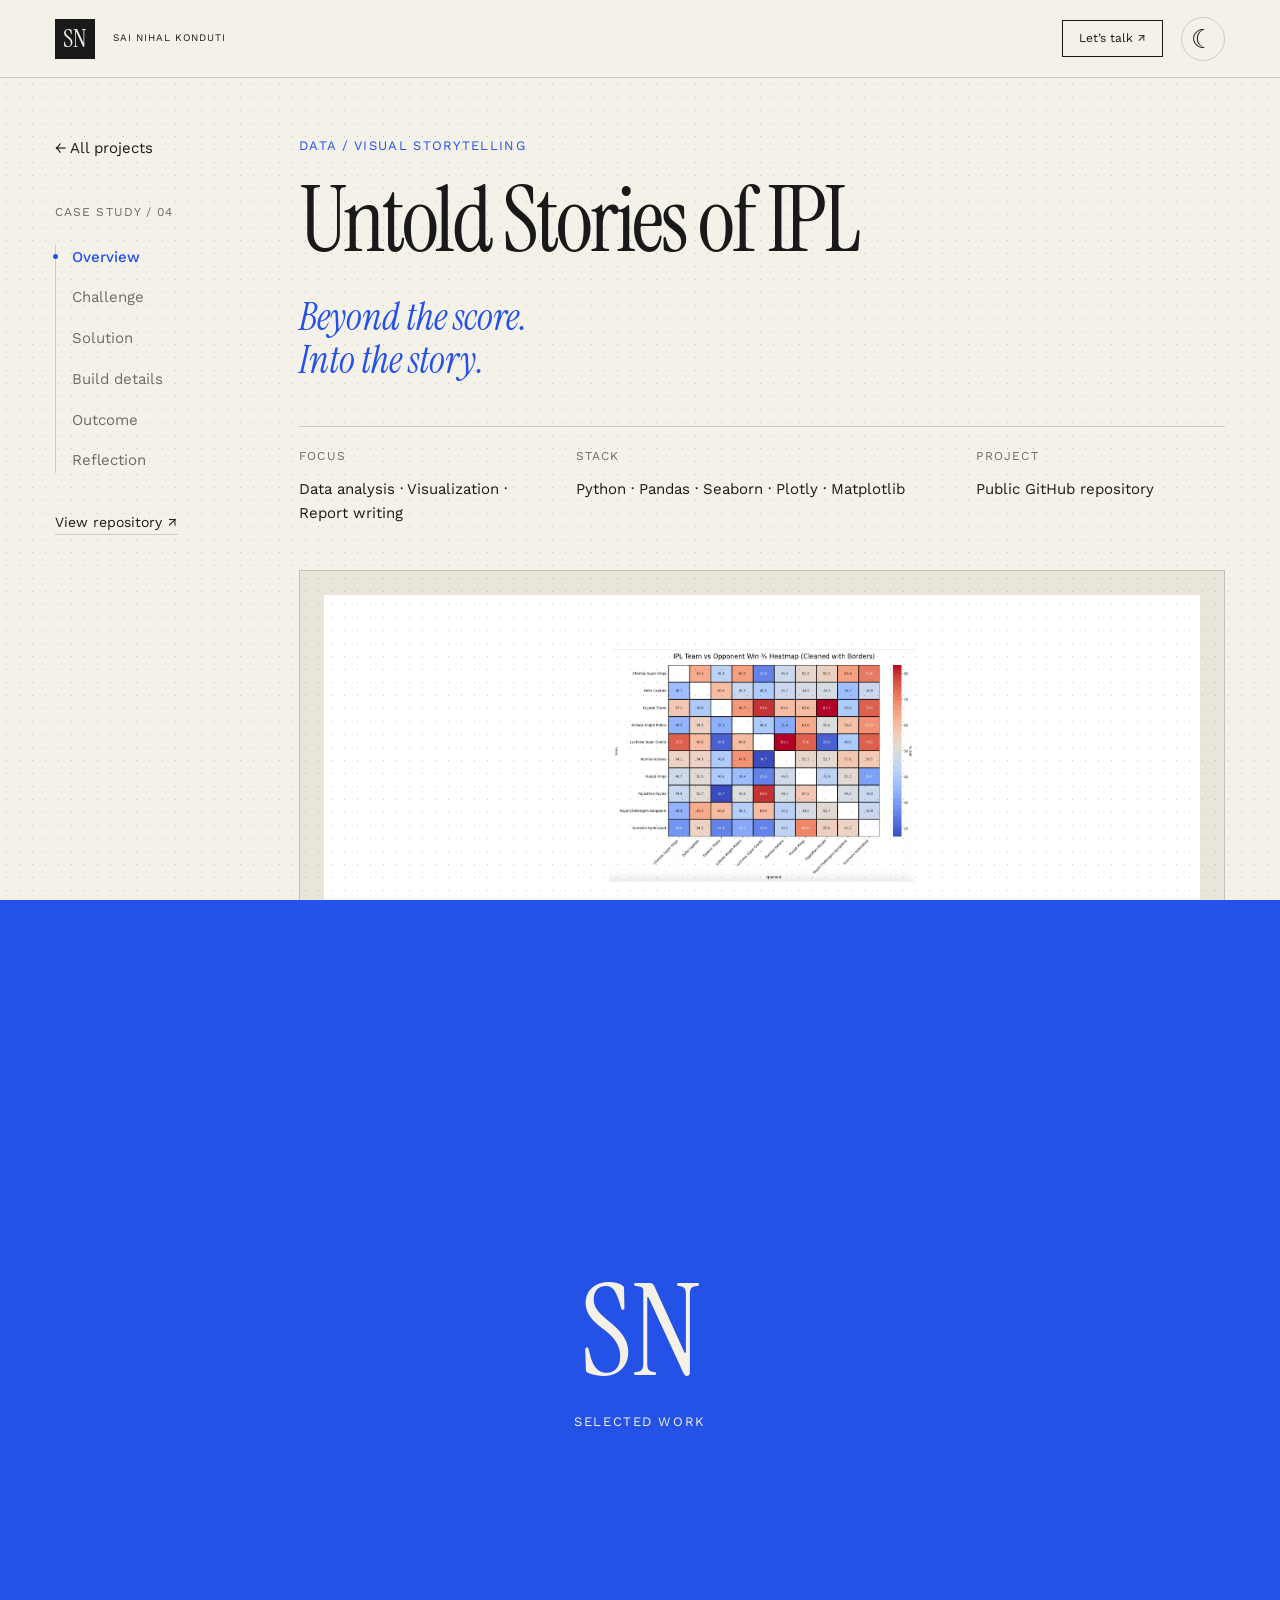
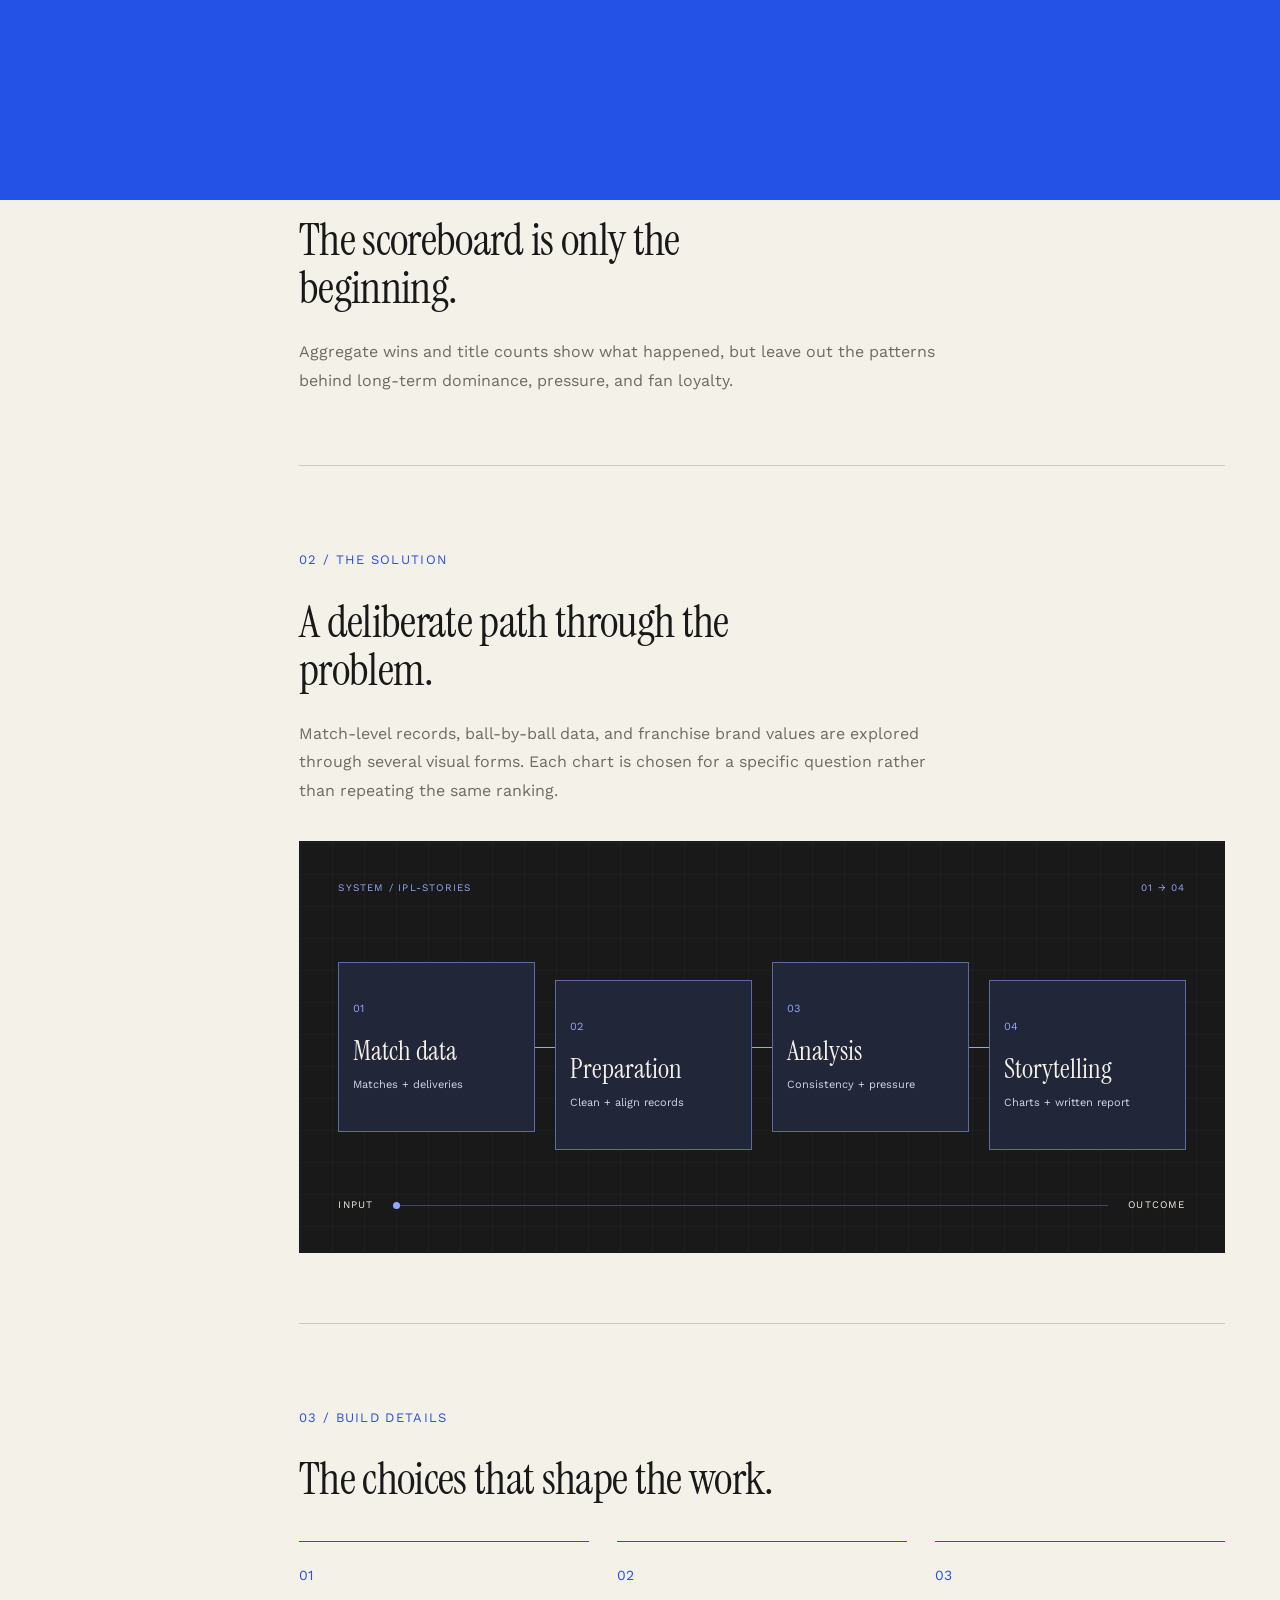
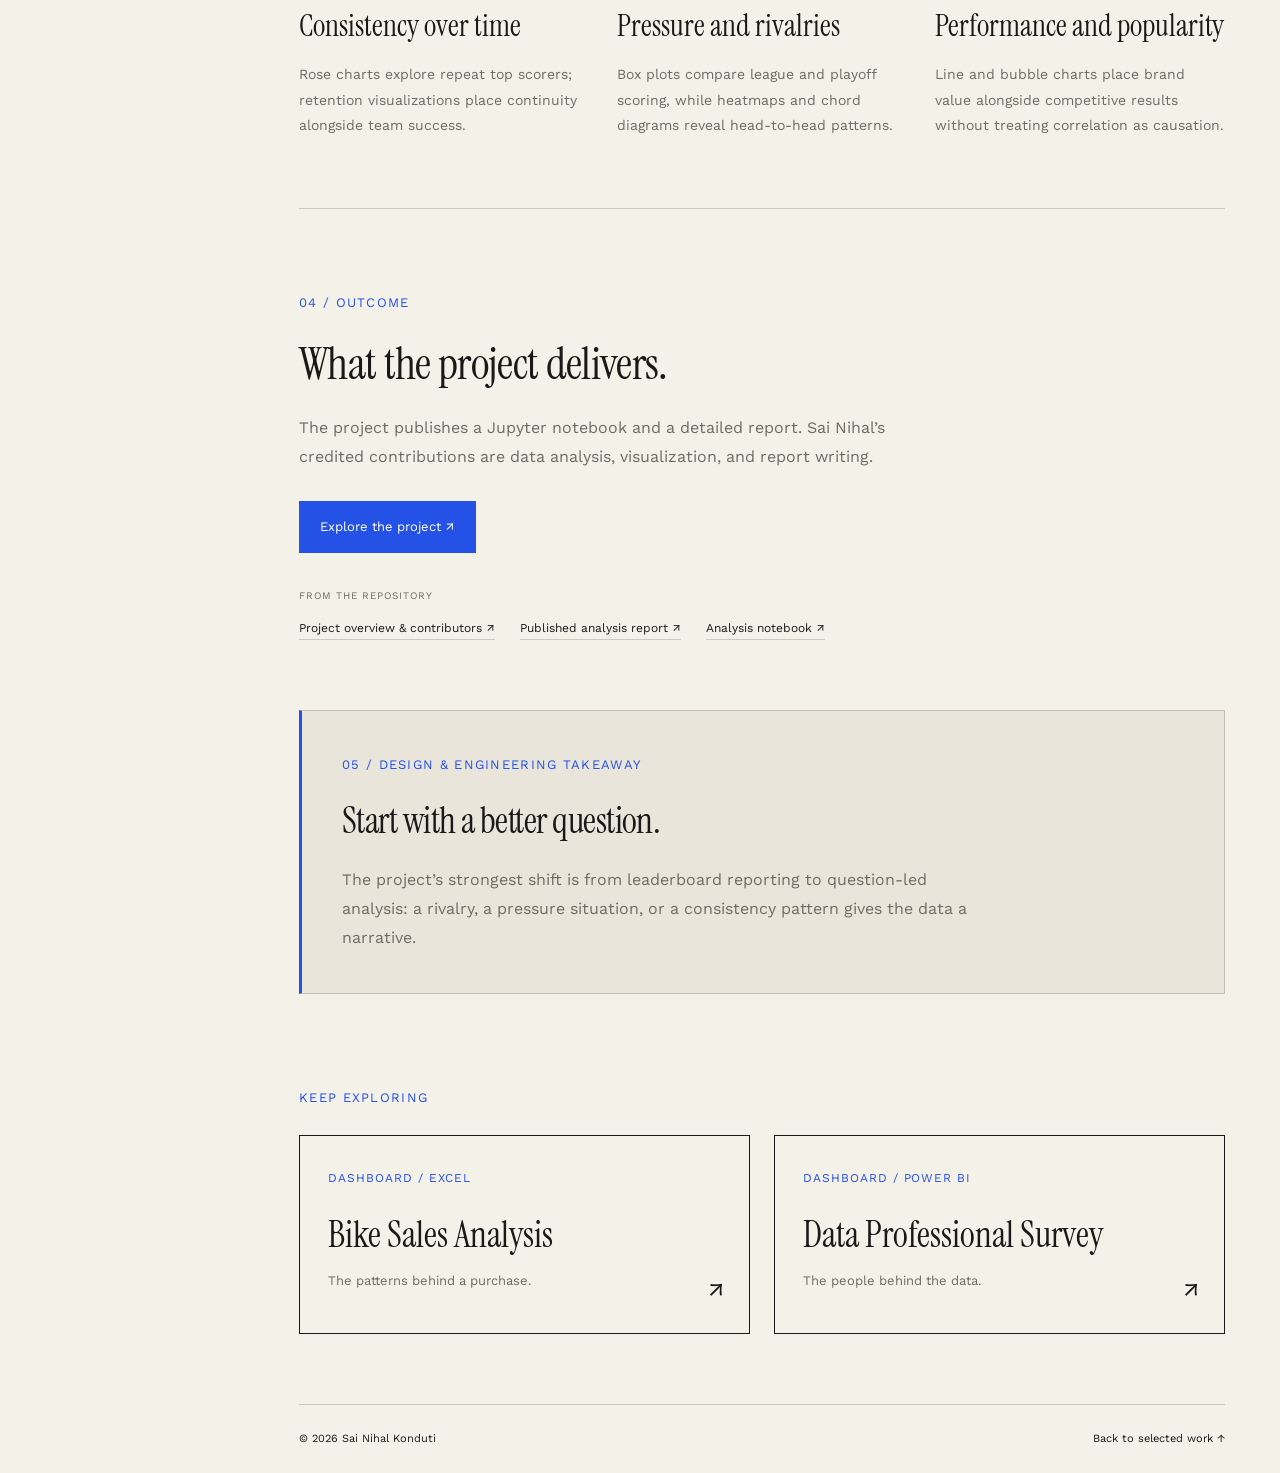
<file: projects/ipl-stories.html>
<!doctype html>
<html lang="en"><head><meta charset="UTF-8"><meta name="viewport" content="width=device-width,initial-scale=1"><meta name="description" content="An exploratory study of IPL history that connects player consistency, playoff pressure, rivalry patterns, and franchise brand value."><title>Untold Stories of IPL — Sai Nihal Konduti</title><link rel="icon" href="../favicon.svg?v=3" type="image/svg+xml"><link rel="preconnect" href="https://fonts.googleapis.com"><link rel="preconnect" href="https://fonts.gstatic.com" crossorigin><link href="https://fonts.googleapis.com/css2?family=Instrument+Serif:ital@0;1&family=Work+Sans:wght@400;500;600&display=swap" rel="stylesheet"><link rel="stylesheet" href="../project.css?v=5"><script src="../transitions.js?v=1"></script><link rel="stylesheet" href="../theme.css?v=4"><script src="../theme.js?v=1"></script></head>
<body><div class="paper-grain" aria-hidden="true"></div><a class="skip-link" href="#case-main">Skip to project</a><div class="page-wipe" aria-hidden="true"><span>SN <i>Selected work</i></span></div>
<header class="case-header"><a class="case-wordmark" data-page-transition href="../index.html#work" aria-label="Back to Sai Nihal’s portfolio">SN</a><span>SAI NIHAL KONDUTI</span><a data-page-transition href="../index.html#contact">Let’s talk ↗</a><button class="theme-toggle" type="button" data-theme-toggle aria-label="Switch to dark mode" aria-pressed="false">☾</button></header>
<div class="case-layout"><aside class="case-sidebar"><a class="back-link" data-page-transition href="../index.html#work">← All projects</a><p>CASE STUDY / 04</p><nav aria-label="Case study sections"><a href="#overview">Overview</a><a href="#challenge">Challenge</a><a href="#solution">Solution</a><a href="#engineering">Build details</a><a href="#outcome">Outcome</a><a href="#reflection">Reflection</a></nav><a class="source-link" href="https://github.com/nihal2405/IPL-STORY" target="_blank" rel="noreferrer">View repository ↗</a></aside>
<main id="case-main"><section id="overview" class="case-overview"><p class="eyebrow">Data / Visual storytelling</p><h1>Untold Stories of IPL</h1><p class="case-tagline">Beyond the score.<br>Into the story.</p><div class="case-meta"><div><small>FOCUS</small><span>Data analysis · Visualization · Report writing</span></div><div><small>STACK</small><span>Python · Pandas · Seaborn · Plotly · Matplotlib</span></div><div><small>PROJECT</small><span>Public GitHub repository</span></div></div><figure class="case-media"><a href="../assets/projects/ipl-rivalries.png" target="_blank" aria-label="View full-size project image"><img src="../assets/projects/ipl-rivalries.png" alt="Two team-versus-opponent win percentage heatmaps from the published IPL report" fetchpriority="high"></a><figcaption>Rivalry heatmaps · Figures 13–14 from the published team report <span>View full size ↗</span></figcaption></figure><div class="case-stats"><div><strong>2008–2024</strong><span>dataset coverage</span></div><div><strong>7</strong><span>visualization approaches</span></div><div><strong>3</strong><span>project contributors</span></div></div><p class="case-lead">An exploratory study of IPL history that connects player consistency, playoff pressure, rivalry patterns, and franchise brand value.</p></section>
<section id="challenge" class="case-section"><span class="section-no">01 / THE CHALLENGE</span><h2>The scoreboard is only the beginning.</h2><p>Aggregate wins and title counts show what happened, but leave out the patterns behind long-term dominance, pressure, and fan loyalty.</p></section>
<section id="solution" class="case-section"><span class="section-no">02 / THE SOLUTION</span><h2>A deliberate path through the problem.</h2><p>Match-level records, ball-by-ball data, and franchise brand values are explored through several visual forms. Each chart is chosen for a specific question rather than repeating the same ranking.</p><div class="system-map" role="img" aria-label="Match data → Preparation → Analysis → Storytelling"><div class="map-label"><span>SYSTEM / IPL-STORIES</span><span>01 → 04</span></div><div class="map-path"><div class="map-node"><small>01</small><strong>Match data</strong><span>Matches + deliveries</span></div><div class="map-node"><small>02</small><strong>Preparation</strong><span>Clean + align records</span></div><div class="map-node"><small>03</small><strong>Analysis</strong><span>Consistency + pressure</span></div><div class="map-node"><small>04</small><strong>Storytelling</strong><span>Charts + written report</span></div></div><div class="map-footer"><span>INPUT</span><i></i><span>OUTCOME</span></div></div></section>
<section id="engineering" class="case-section"><span class="section-no">03 / BUILD DETAILS</span><h2>The choices that shape the work.</h2><div class="feature-grid"><article><small>01</small><h3>Consistency over time</h3><p>Rose charts explore repeat top scorers; retention visualizations place continuity alongside team success.</p></article><article><small>02</small><h3>Pressure and rivalries</h3><p>Box plots compare league and playoff scoring, while heatmaps and chord diagrams reveal head-to-head patterns.</p></article><article><small>03</small><h3>Performance and popularity</h3><p>Line and bubble charts place brand value alongside competitive results without treating correlation as causation.</p></article></div></section>
<section id="outcome" class="case-section"><span class="section-no">04 / OUTCOME</span><h2>What the project delivers.</h2><p>The project publishes a Jupyter notebook and a detailed report. Sai Nihal’s credited contributions are data analysis, visualization, and report writing.</p><div class="case-actions"><a class="case-button" href="https://github.com/nihal2405/IPL-STORY" target="_blank" rel="noreferrer">Explore the project ↗</a></div><div class="case-sources"><small>FROM THE REPOSITORY</small><a href="https://github.com/nihal2405/IPL-STORY/blob/HEAD/README.md" target="_blank" rel="noreferrer">Project overview &amp; contributors ↗</a><a href="https://github.com/nihal2405/IPL-STORY/blob/HEAD/DataVisualizationReport-Group7.pdf" target="_blank" rel="noreferrer">Published analysis report ↗</a><a href="https://github.com/nihal2405/IPL-STORY/blob/HEAD/FINAL%20DATAVIZ%20PRESENTATION-9.ipynb" target="_blank" rel="noreferrer">Analysis notebook ↗</a></div></section>
<section id="reflection" class="case-section case-reflection"><span class="section-no">05 / DESIGN &amp; ENGINEERING TAKEAWAY</span><h2>Start with a better question.</h2><p>The project’s strongest shift is from leaderboard reporting to question-led analysis: a rivalry, a pressure situation, or a consistency pattern gives the data a narrative.</p></section>
<section class="related-section"><span class="section-no">KEEP EXPLORING</span><div class="related-grid"><a class="related-card" data-page-transition href="bike-sales.html"><span>Dashboard / Excel</span><h3>Bike Sales Analysis</h3><p>The patterns behind a purchase.</p><b aria-hidden="true">↗</b></a><a class="related-card" data-page-transition href="data-survey.html"><span>Dashboard / Power BI</span><h3>Data Professional Survey</h3><p>The people behind the data.</p><b aria-hidden="true">↗</b></a></div></section><footer class="case-footer"><span>© 2026 Sai Nihal Konduti</span><a data-page-transition href="../index.html#work">Back to selected work ↑</a></footer></main></div></body></html>
</file>
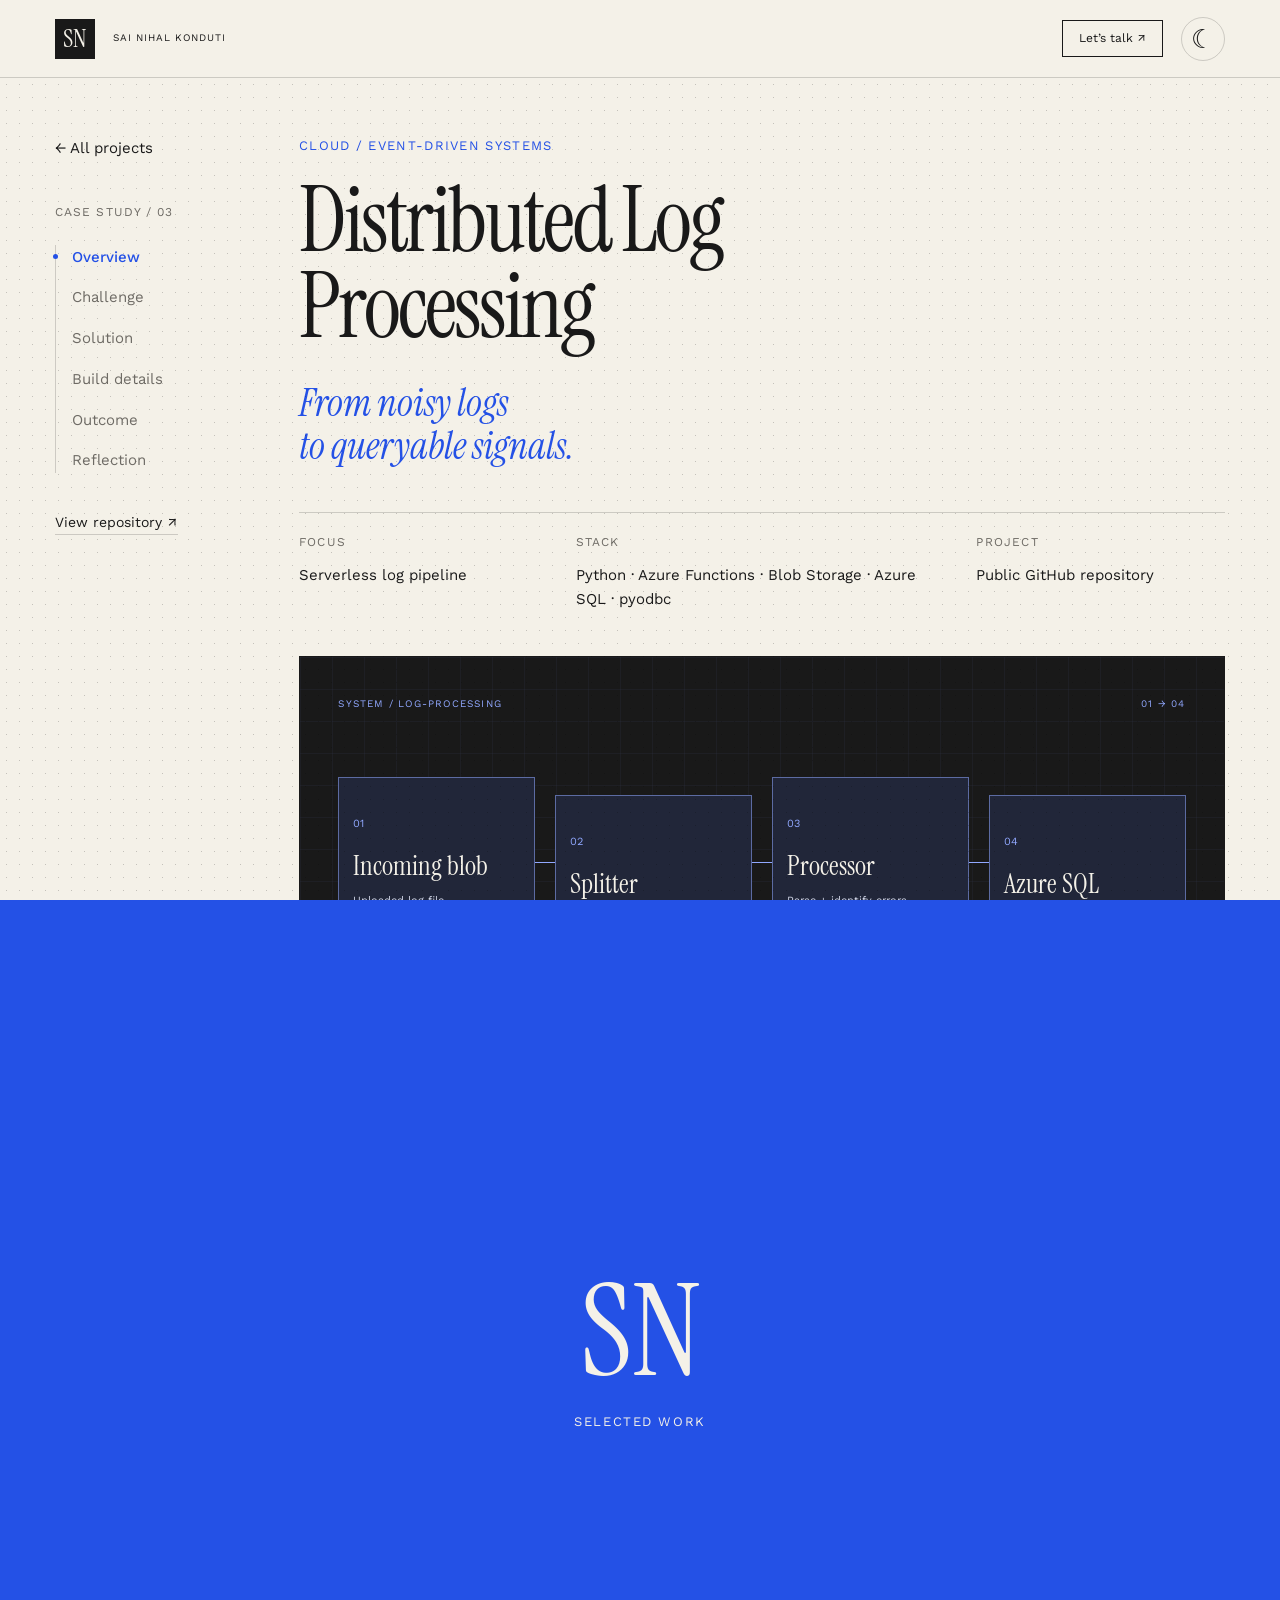
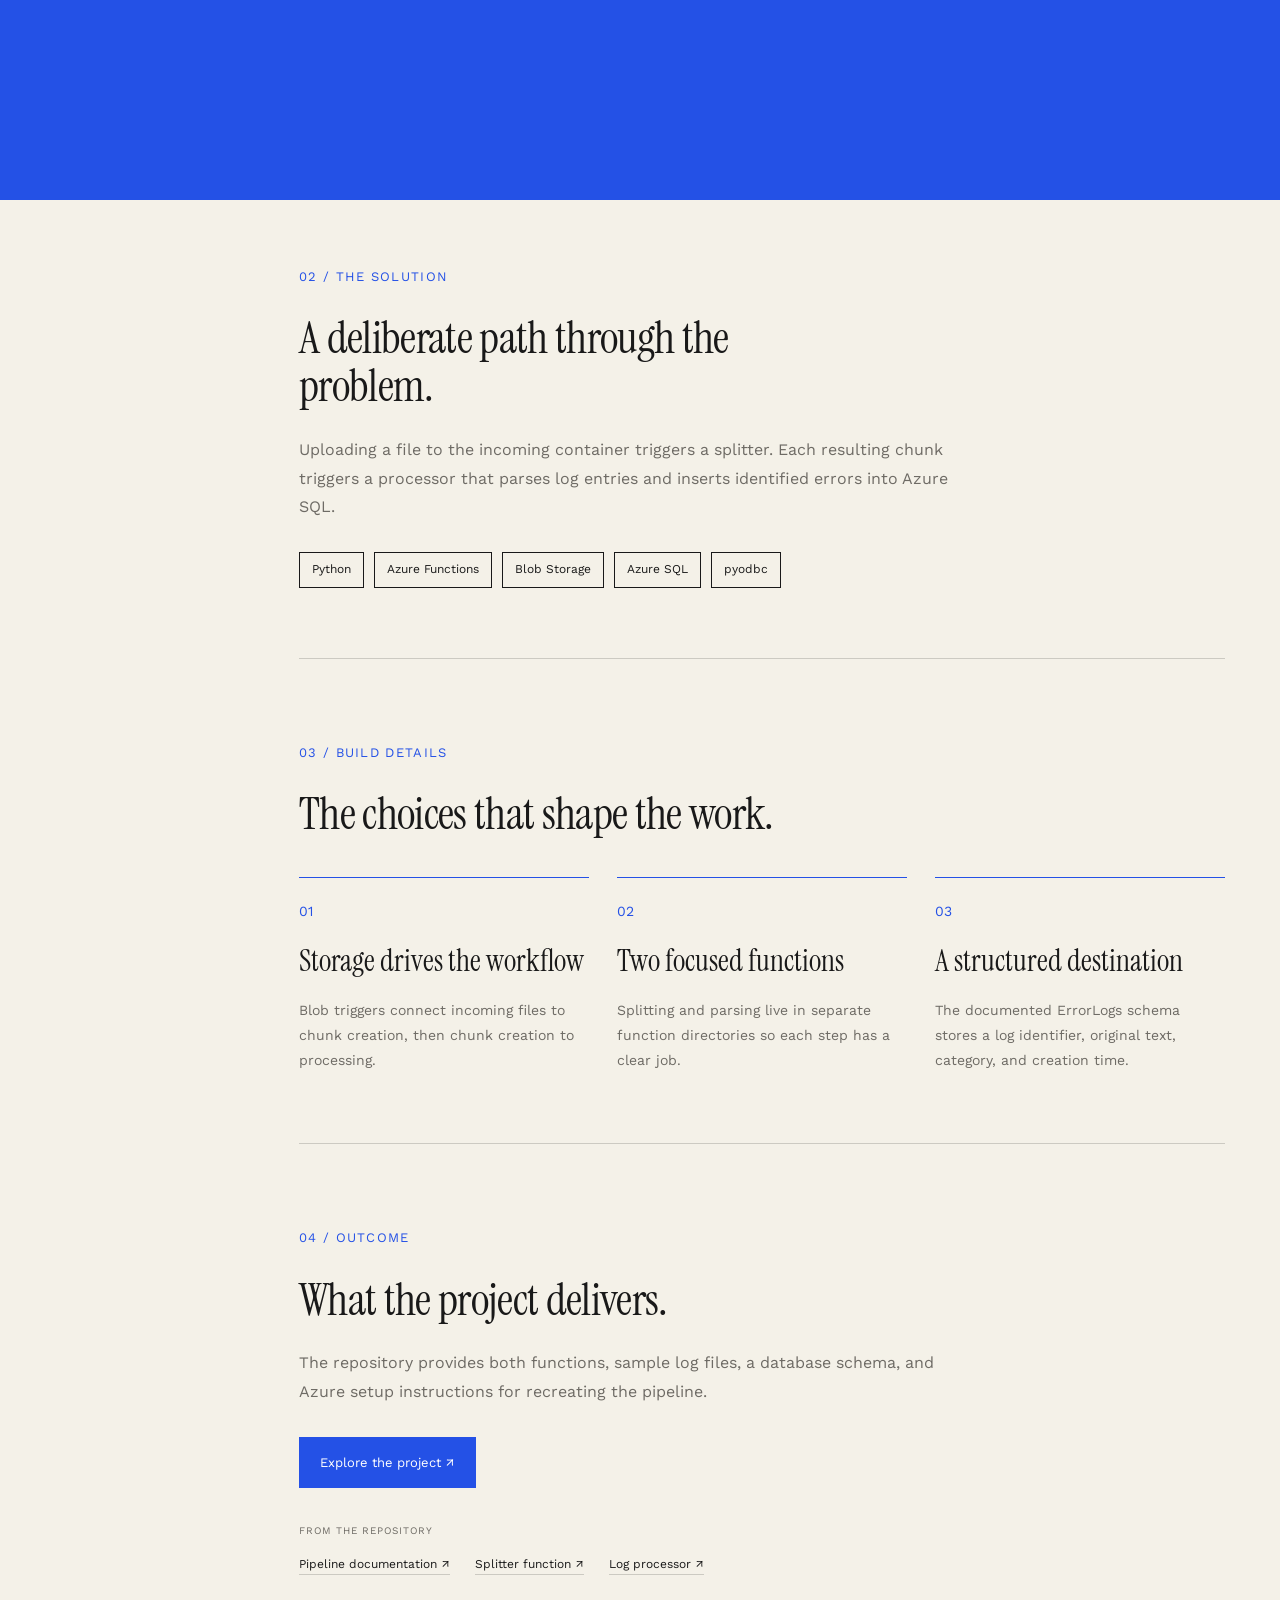
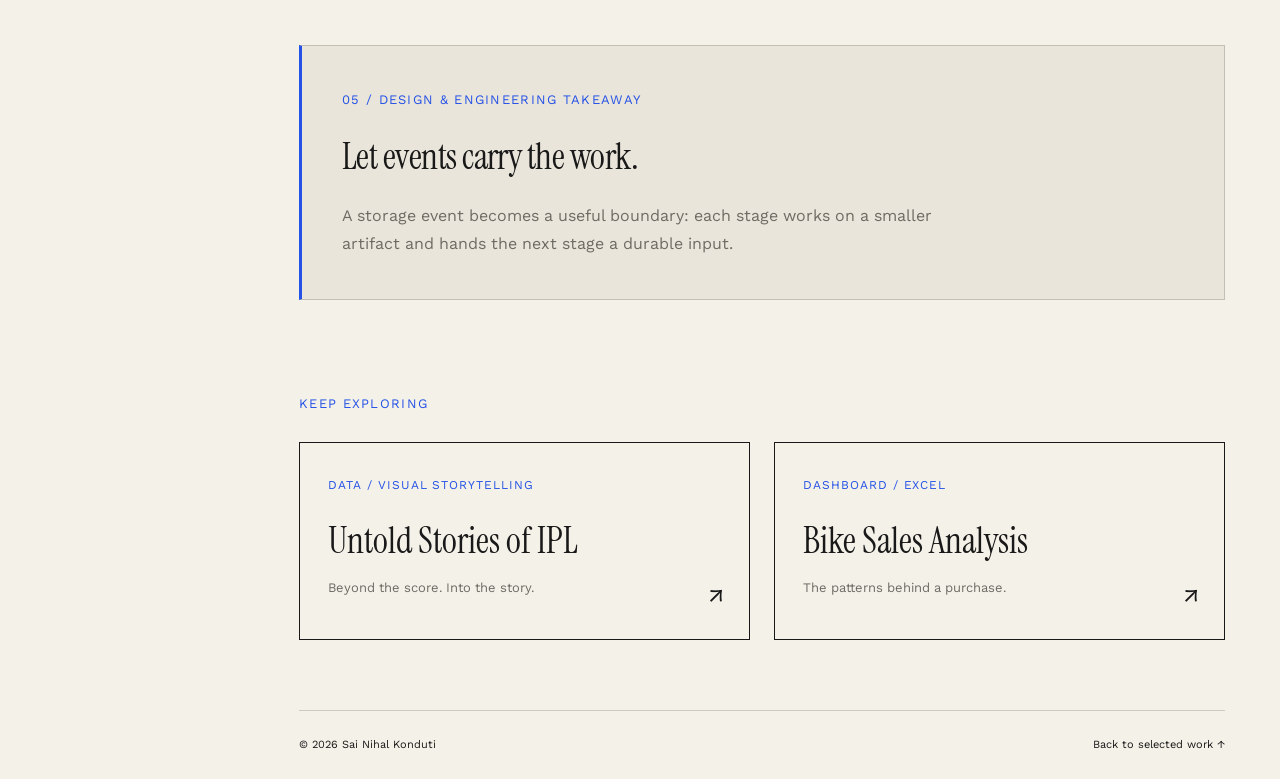
<file: projects/log-processing.html>
<!doctype html>
<html lang="en"><head><meta charset="UTF-8"><meta name="viewport" content="width=device-width,initial-scale=1"><meta name="description" content="An event-driven Azure pipeline that splits uploaded log files, extracts errors from each chunk, and stores them for querying."><title>Distributed Log Processing — Sai Nihal Konduti</title><link rel="icon" href="../favicon.svg?v=3" type="image/svg+xml"><link rel="preconnect" href="https://fonts.googleapis.com"><link rel="preconnect" href="https://fonts.gstatic.com" crossorigin><link href="https://fonts.googleapis.com/css2?family=Instrument+Serif:ital@0;1&family=Work+Sans:wght@400;500;600&display=swap" rel="stylesheet"><link rel="stylesheet" href="../project.css?v=5"><script src="../transitions.js?v=1"></script><link rel="stylesheet" href="../theme.css?v=4"><script src="../theme.js?v=1"></script></head>
<body><div class="paper-grain" aria-hidden="true"></div><a class="skip-link" href="#case-main">Skip to project</a><div class="page-wipe" aria-hidden="true"><span>SN <i>Selected work</i></span></div>
<header class="case-header"><a class="case-wordmark" data-page-transition href="../index.html#work" aria-label="Back to Sai Nihal’s portfolio">SN</a><span>SAI NIHAL KONDUTI</span><a data-page-transition href="../index.html#contact">Let’s talk ↗</a><button class="theme-toggle" type="button" data-theme-toggle aria-label="Switch to dark mode" aria-pressed="false">☾</button></header>
<div class="case-layout"><aside class="case-sidebar"><a class="back-link" data-page-transition href="../index.html#work">← All projects</a><p>CASE STUDY / 03</p><nav aria-label="Case study sections"><a href="#overview">Overview</a><a href="#challenge">Challenge</a><a href="#solution">Solution</a><a href="#engineering">Build details</a><a href="#outcome">Outcome</a><a href="#reflection">Reflection</a></nav><a class="source-link" href="https://github.com/nihal2405/CloudLogProcessing" target="_blank" rel="noreferrer">View repository ↗</a></aside>
<main id="case-main"><section id="overview" class="case-overview"><p class="eyebrow">Cloud / Event-driven systems</p><h1>Distributed Log Processing</h1><p class="case-tagline">From noisy logs<br>to queryable signals.</p><div class="case-meta"><div><small>FOCUS</small><span>Serverless log pipeline</span></div><div><small>STACK</small><span>Python · Azure Functions · Blob Storage · Azure SQL · pyodbc</span></div><div><small>PROJECT</small><span>Public GitHub repository</span></div></div><div class="system-map" role="img" aria-label="Incoming blob → Splitter → Processor → Azure SQL"><div class="map-label"><span>SYSTEM / LOG-PROCESSING</span><span>01 → 04</span></div><div class="map-path"><div class="map-node"><small>01</small><strong>Incoming blob</strong><span>Uploaded log file</span></div><div class="map-node"><small>02</small><strong>Splitter</strong><span>Create smaller chunks</span></div><div class="map-node"><small>03</small><strong>Processor</strong><span>Parse + identify errors</span></div><div class="map-node"><small>04</small><strong>Azure SQL</strong><span>Persist ErrorLogs</span></div></div><div class="map-footer"><span>INPUT</span><i></i><span>OUTCOME</span></div></div><div class="case-stats"><div><strong>2</strong><span>Azure Functions</span></div><div><strong>2</strong><span>blob containers</span></div><div><strong>SQL</strong><span>structured error records</span></div></div><p class="case-lead">An event-driven Azure pipeline that splits uploaded log files, extracts errors from each chunk, and stores them for querying.</p></section>
<section id="challenge" class="case-section"><span class="section-no">01 / THE CHALLENGE</span><h2>Make large logs manageable.</h2><p>Large log files are difficult to inspect as a single unit. Error records need to be separated from the raw text and stored in a form that can be queried.</p></section>
<section id="solution" class="case-section"><span class="section-no">02 / THE SOLUTION</span><h2>A deliberate path through the problem.</h2><p>Uploading a file to the incoming container triggers a splitter. Each resulting chunk triggers a processor that parses log entries and inserts identified errors into Azure SQL.</p><div class="stack-chips"><span>Python</span><span>Azure Functions</span><span>Blob Storage</span><span>Azure SQL</span><span>pyodbc</span></div></section>
<section id="engineering" class="case-section"><span class="section-no">03 / BUILD DETAILS</span><h2>The choices that shape the work.</h2><div class="feature-grid"><article><small>01</small><h3>Storage drives the workflow</h3><p>Blob triggers connect incoming files to chunk creation, then chunk creation to processing.</p></article><article><small>02</small><h3>Two focused functions</h3><p>Splitting and parsing live in separate function directories so each step has a clear job.</p></article><article><small>03</small><h3>A structured destination</h3><p>The documented ErrorLogs schema stores a log identifier, original text, category, and creation time.</p></article></div></section>
<section id="outcome" class="case-section"><span class="section-no">04 / OUTCOME</span><h2>What the project delivers.</h2><p>The repository provides both functions, sample log files, a database schema, and Azure setup instructions for recreating the pipeline.</p><div class="case-actions"><a class="case-button" href="https://github.com/nihal2405/CloudLogProcessing" target="_blank" rel="noreferrer">Explore the project ↗</a></div><div class="case-sources"><small>FROM THE REPOSITORY</small><a href="https://github.com/nihal2405/CloudLogProcessing/blob/HEAD/README.md" target="_blank" rel="noreferrer">Pipeline documentation ↗</a><a href="https://github.com/nihal2405/CloudLogProcessing/tree/HEAD/splitter_function" target="_blank" rel="noreferrer">Splitter function ↗</a><a href="https://github.com/nihal2405/CloudLogProcessing/tree/HEAD/process_log_file" target="_blank" rel="noreferrer">Log processor ↗</a></div></section>
<section id="reflection" class="case-section case-reflection"><span class="section-no">05 / DESIGN &amp; ENGINEERING TAKEAWAY</span><h2>Let events carry the work.</h2><p>A storage event becomes a useful boundary: each stage works on a smaller artifact and hands the next stage a durable input.</p></section>
<section class="related-section"><span class="section-no">KEEP EXPLORING</span><div class="related-grid"><a class="related-card" data-page-transition href="ipl-stories.html"><span>Data / Visual storytelling</span><h3>Untold Stories of IPL</h3><p>Beyond the score. Into the story.</p><b aria-hidden="true">↗</b></a><a class="related-card" data-page-transition href="bike-sales.html"><span>Dashboard / Excel</span><h3>Bike Sales Analysis</h3><p>The patterns behind a purchase.</p><b aria-hidden="true">↗</b></a></div></section><footer class="case-footer"><span>© 2026 Sai Nihal Konduti</span><a data-page-transition href="../index.html#work">Back to selected work ↑</a></footer></main></div></body></html>
</file>
<file: style.css>
:root{--type-scale:1;--paper:#f4f1e8;--ink:#191919;--soft:#e9e5da;--muted:#6e6b65;--blue:#2451e6;--border:rgba(25,25,25,.18);--display:"Instrument Serif",Georgia,serif;--sans:"Work Sans",Arial,sans-serif}*{box-sizing:border-box}html{scroll-behavior:smooth}body{margin:0;background:var(--paper);color:var(--ink);font-family:var(--sans);cursor:none}a{color:inherit;text-decoration:none}button{font:inherit}.skip-link{position:fixed;left:-999px;top:10px;z-index:100;background:var(--ink);color:var(--paper);padding:10px}.skip-link:focus{left:10px}.paper-grain{position:fixed;inset:0;pointer-events:none;z-index:50;opacity:.16;mix-blend-mode:multiply;background-image:radial-gradient(var(--ink) .45px,transparent .45px);background-size:13px 13px}.cursor-dot,.cursor-ring{position:fixed;left:0;top:0;pointer-events:none;z-index:100;transform:translate(-50%,-50%);border-radius:50%}.cursor-dot{width:7px;height:7px;background:var(--blue)}.cursor-ring{width:34px;height:34px;border:1px solid var(--ink);transition:width .2s,height .2s,background .2s,border-color .2s}.cursor-ring.is-hovering{width:56px;height:56px;background:rgba(36,81,230,.12);border-color:var(--blue)}
.site-header{position:fixed;z-index:40;inset:0 0 auto;height:64px;padding:0 max(24px,calc((100vw - 1180px)/2));display:flex;align-items:center;justify-content:space-between;background:color-mix(in srgb,var(--paper) 90%,transparent);backdrop-filter:blur(12px);border-bottom:1px solid var(--border)}.wordmark{display:flex;align-items:center;gap:12px}.wordmark span{display:grid;place-items:center;width:34px;height:34px;background:var(--ink);color:var(--paper);font:calc(20px * var(--type-scale)) var(--display)}.wordmark i{font-size:calc(9px * var(--type-scale));font-style:normal;text-transform:uppercase;letter-spacing:.16em}.site-nav{display:flex;align-items:center;gap:28px;font-size:calc(11px * var(--type-scale));text-transform:uppercase;letter-spacing:.08em}.site-nav a{position:relative}.site-nav a:after{content:"";position:absolute;left:0;right:100%;bottom:-5px;height:1px;background:var(--blue);transition:right .25s}.site-nav a:hover:after{right:0}.resume-link{border:1px solid var(--ink);padding:9px 12px}.menu-button{display:none;background:none;border:0}.menu-button b{position:absolute;left:-9999px}
.hero-section,.content-section,.contact-inner{width:min(1180px,calc(100% - 48px));margin:0 auto}.hero-section{min-height:100vh;padding:135px 0 45px;display:grid;grid-template-columns:repeat(12,1fr);gap:24px}.hero-title-wrap{grid-column:1/10;z-index:2}.availability{width:max-content;display:flex;align-items:center;gap:8px;border:1px solid var(--border);border-radius:999px;padding:7px 12px;margin:0 0 44px;font-size:calc(10px * var(--type-scale));text-transform:uppercase;letter-spacing:.06em;background:var(--paper)}.availability span{width:7px;height:7px;border-radius:50%;background:var(--blue);box-shadow:0 0 0 5px rgba(36,81,230,.15);animation:pulse 2s ease-in-out infinite}.hero-intro{font-size:calc(18px * var(--type-scale));margin:0 0 8px}.hero-title-wrap h1{font:400 calc(clamp(76px,min(11vw,140.8px),164px) * var(--type-scale))/.78 var(--display);margin:0}.hero-title-wrap h1 em,.about-grid h2 em,.skills-intro h2 em,.contact-inner h2 em{color:var(--blue);font-weight:400}.hero-object-wrap{grid-column:9/13;grid-row:1;z-index:3;align-self:center;margin-top:20px}.system-object{height:330px;aspect-ratio:1;position:relative;will-change:transform}.system-orbit{position:absolute;inset:14%;border:1px solid var(--ink);border-radius:50%;animation:orbit 18s linear infinite}.system-orbit:after{content:"";position:absolute;width:16px;height:16px;right:10%;top:9%;border-radius:50%;border:3px solid var(--paper);background:var(--blue)}.system-orbit-two{inset:1%;border-style:dashed;opacity:.38;animation-direction:reverse;animation-duration:28s}.system-core{position:absolute;inset:31%;display:grid;place-content:center;text-align:center;background:var(--ink);color:var(--paper);border-radius:50%;box-shadow:10px 10px 0 var(--blue)}.system-core span{font:calc(55px * var(--type-scale))/.8 var(--display)}.system-core small{font-size:calc(8px * var(--type-scale));letter-spacing:.3em;margin-top:8px}.system-node{position:absolute;width:12px;height:12px;background:var(--ink);transform:rotate(45deg)}.node-one{top:4%;left:46%}.node-two{top:48%;right:2%}.node-three{bottom:3%;left:45%}.node-four{top:50%;left:2%}.system-label{position:absolute;font-size:calc(9px * var(--type-scale));font-weight:600;letter-spacing:.14em}.label-one{top:10%;left:8%}.label-two{top:16%;right:4%}.label-three{bottom:12%;left:7%}.label-four{bottom:5%;right:7%}.system-stamp{position:absolute;right:-28px;bottom:52px;border:1px solid var(--blue);color:var(--blue);padding:6px 8px;font-size:calc(7px * var(--type-scale));line-height:1.5;letter-spacing:.12em;transform:rotate(4deg)}
.hero-copy{grid-column:1/7;align-self:end;border-top:1px solid var(--ink);padding-top:24px}.hero-copy>p{max-width:610px;font-size:calc(18px * var(--type-scale));line-height:1.55;color:var(--muted)}.hero-actions{display:flex;flex-wrap:wrap;gap:14px;margin-top:28px}.button{display:inline-flex;align-items:center;justify-content:center;gap:18px;min-height:48px;padding:0 20px;border:1px solid var(--ink);font-size:calc(12px * var(--type-scale));text-transform:uppercase;letter-spacing:.05em;transition:transform .2s,box-shadow .2s}.button:hover{transform:translate(-3px,-3px);box-shadow:4px 4px 0 var(--blue)}.button.primary{background:var(--blue);border-color:var(--blue);color:#fff}.button.outline{background:transparent}.metrics-strip{grid-column:1/13;display:grid;grid-template-columns:repeat(4,1fr);margin-top:42px;border-block:1px solid var(--border)}.metrics-strip>div{padding:22px;border-right:1px solid var(--border);display:grid;grid-template-columns:auto 1fr;gap:3px 15px}.metrics-strip>div:last-child{border:0}.metrics-strip small{font-size:calc(9px * var(--type-scale));color:var(--blue)}.metrics-strip strong{grid-row:span 2;font:calc(54px * var(--type-scale))/.9 var(--display)}.metrics-strip span{font-size:calc(10px * var(--type-scale));text-transform:uppercase;color:var(--muted)}
.content-section{padding:110px 0}.section-label{display:flex;align-items:center;gap:16px;margin-bottom:70px;font-size:calc(10px * var(--type-scale));text-transform:uppercase;letter-spacing:.12em}.section-label span{color:var(--blue);font-weight:600}.section-label i{height:1px;flex:1;background:var(--border)}.about-grid{display:grid;grid-template-columns:5fr 4fr 3fr;align-items:start;gap:55px}.about-grid h2,.skills-intro h2{margin:0;font:400 calc(clamp(52px,min(6.5vw,83.2px),92px) * var(--type-scale))/.9 var(--display)}.about-copy{padding-top:12px}.about-copy p{color:var(--muted);line-height:1.65}.about-copy .lead{margin-top:0;color:var(--ink);font-size:calc(21px * var(--type-scale));line-height:1.4}.paper-note{background:var(--soft);border:1px solid var(--ink);padding:28px;transform:rotate(2deg);box-shadow:8px 8px 0 var(--blue)}.paper-note span{font-size:calc(9px * var(--type-scale));color:var(--blue);letter-spacing:.16em;font-weight:600}.paper-note strong{display:block;margin:34px 0 12px;font:calc(32px * var(--type-scale))/1 var(--display)}.paper-note p{font-size:calc(13px * var(--type-scale));line-height:1.5}
.projects-section{width:100%;background:var(--ink);color:var(--paper);padding-inline:max(24px,calc((100vw - 1180px)/2))}.projects-section .section-label i{background:rgba(244,241,232,.2)}.project-stack{display:grid;gap:1px;background:rgba(244,241,232,.2);border:1px solid rgba(244,241,232,.2)}.project-panel{min-height:300px;position:relative;display:grid;grid-template-columns:90px minmax(0,1fr) 210px;gap:36px;padding:42px;color:var(--paper);background:var(--ink);overflow:hidden;transition:background .35s,color .35s}.project-panel:hover{background:var(--paper);color:var(--ink)}.project-number{color:var(--blue);font:italic calc(48px * var(--type-scale)) var(--display)}.project-main>span{font-size:calc(10px * var(--type-scale));text-transform:uppercase;letter-spacing:.16em}.project-main h3{margin:12px 0;font:400 calc(clamp(38px,min(5vw,64px),70px) * var(--type-scale))/.95 var(--display)}.project-main p{max-width:660px;line-height:1.55;opacity:.68}.tag-row{display:flex;flex-wrap:wrap;gap:8px;margin-top:22px}.tag-row i{border:1px solid currentColor;padding:5px 8px;font-size:calc(9px * var(--type-scale));font-style:normal;text-transform:uppercase}.project-proof{display:flex;height:min-content;align-items:center;justify-content:space-between;border-top:1px solid;padding-top:14px}.project-proof strong{font:calc(26px * var(--type-scale)) var(--display)}.project-proof b{font-size:calc(24px * var(--type-scale))}.project-blueprint{position:absolute;width:210px;height:210px;right:-80px;bottom:-80px;border:1px solid var(--blue);border-radius:50%;transition:transform .7s;opacity:.6}.project-panel:hover .project-blueprint{transform:rotate(100deg) scale(1.5)}.project-blueprint span{position:absolute;inset:20%;border:1px dashed var(--blue);border-radius:50%}.project-blueprint span:nth-child(2){inset:40%}.project-blueprint span:nth-child(3){inset:49%;background:var(--blue)}
.experience-layout{display:grid;grid-template-columns:5fr 7fr;gap:80px;align-items:start}.experience-index{display:grid}.experience-index button{appearance:none;border:0;border-bottom:1px solid var(--border);background:transparent;display:grid;grid-template-columns:36px 1fr auto;gap:10px;padding:20px 0;text-align:left;color:var(--muted);cursor:none;transition:color .3s,border-color .3s}.experience-index button:hover,.experience-index button.is-active{color:var(--ink);padding-left:0}.experience-index button.is-active{border-bottom-color:var(--blue)}.experience-index span{color:var(--blue);font-size:calc(10px * var(--type-scale))}.experience-index strong{font-size:calc(14px * var(--type-scale))}.experience-index small{font-size:calc(10px * var(--type-scale))}.experience-detail{position:sticky;top:110px;min-height:490px;padding:45px;border:1px solid var(--ink);box-shadow:10px 10px 0 var(--blue);background:var(--soft)}.experience-meta{display:flex;justify-content:space-between;gap:16px;font-size:calc(10px * var(--type-scale));text-transform:uppercase}.experience-detail h3{margin:62px 0 0;font:400 calc(clamp(44px,min(5vw,64px),70px) * var(--type-scale))/.9 var(--display)}.experience-detail h4{margin:9px 0 36px;color:var(--blue);font-size:calc(14px * var(--type-scale));text-transform:uppercase}.experience-detail p{max-width:600px;line-height:1.6;color:var(--muted)}.experience-detail .experience-summary{color:var(--ink);font-size:calc(20px * var(--type-scale))}.experience-metric{position:absolute;right:35px;bottom:28px;display:flex;align-items:baseline;gap:8px}.experience-metric strong{font:italic calc(44px * var(--type-scale)) var(--display);color:var(--blue)}.experience-metric span{font-size:calc(10px * var(--type-scale));text-transform:uppercase}
.skills-section{border-top:1px solid var(--border)}.skills-intro{display:grid;grid-template-columns:7fr 3fr;gap:60px;align-items:end}.skills-intro p{max-width:320px;color:var(--muted);line-height:1.6}.skills-list{margin-top:70px;border-top:1px solid var(--ink)}.skills-list>div{display:grid;grid-template-columns:70px 220px 1fr;gap:20px;padding:24px 0;border-bottom:1px solid var(--border);align-items:baseline}.skills-list span{color:var(--blue);font-size:calc(10px * var(--type-scale))}.skills-list strong{font:calc(29px * var(--type-scale)) var(--display)}.skills-list p{margin:0;color:var(--muted)}
.credential-grid{display:grid;grid-template-columns:1fr 1fr;gap:34px}.education-block{padding:15px 0}.education-block p{color:var(--blue);font-size:calc(10px * var(--type-scale));margin-top:28px}.education-block h3{margin:7px 0;font:calc(34px * var(--type-scale)) var(--display)}.education-block span{color:var(--muted)}.certificate-stack{display:grid;gap:14px}.certificate-stack a{display:grid;gap:14px;border:1px solid var(--ink);padding:24px;transition:transform .3s,box-shadow .3s}.certificate-stack a:hover{transform:translate(-5px,-5px);box-shadow:5px 5px 0 var(--blue)}.certificate-stack small{font-size:calc(9px * var(--type-scale));color:var(--blue)}.certificate-stack strong{font:calc(28px * var(--type-scale)) var(--display)}.certificate-stack span{font-size:calc(11px * var(--type-scale))}.publication-block{grid-column:1/3;margin-top:32px;color:var(--paper);background:var(--blue);padding:45px;display:grid;grid-template-columns:190px 1fr;gap:15px 40px}.publication-block>span{font-size:calc(10px * var(--type-scale));letter-spacing:.15em}.publication-block h3{margin:0;font:calc(clamp(35px,min(5vw,64px),64px) * var(--type-scale))/.95 var(--display)}.publication-block p,.publication-block strong{grid-column:2}.publication-block p{max-width:650px}.publication-block strong{font-size:calc(12px * var(--type-scale));text-transform:uppercase}
.contact-section{color:var(--paper);background:var(--ink);padding-top:75px;overflow:hidden}.contact-marquee{display:flex;width:max-content;font:calc(clamp(60px,min(10vw,128px),145px) * var(--type-scale))/.85 var(--display);color:var(--blue);white-space:nowrap;animation:marquee 24s linear infinite}.contact-marquee span{padding-right:.3em}.contact-inner{padding:90px 0 30px}.contact-inner>p{color:rgba(244,241,232,.6);max-width:460px}.contact-inner h2{font:calc(clamp(60px,min(9vw,115.2px),130px) * var(--type-scale))/.82 var(--display);margin:45px 0}.contact-actions{display:flex;gap:14px;align-items:center}.button.inverse{background:var(--blue);color:#fff}.social-button{width:48px;height:48px;display:grid;place-items:center;border:1px solid var(--paper);font-size:calc(11px * var(--type-scale))}.contact-inner footer{margin-top:100px;padding-top:22px;border-top:1px solid rgba(244,241,232,.2);display:flex;justify-content:space-between;font-size:calc(10px * var(--type-scale));text-transform:uppercase}
.reveal{opacity:0;transform:translateY(38px);transition:opacity .7s ease,transform .7s ease}.reveal.visible{opacity:1;transform:none}@keyframes orbit{to{transform:rotate(360deg)}}@keyframes pulse{50%{transform:scale(.65);opacity:.6}}@keyframes marquee{to{transform:translateX(-50%)}}
@media(max-width:900px){body{cursor:auto}.cursor-dot,.cursor-ring{display:none}.hero-section{min-height:auto;padding-top:120px}.hero-title-wrap{grid-column:1/13}.hero-object-wrap{grid-column:7/13;grid-row:2;margin:-20px 0 0}.hero-copy{grid-column:1/8;grid-row:2}.system-object{height:280px}.metrics-strip{grid-template-columns:repeat(2,1fr)}.metrics-strip>div:nth-child(2){border:0}.about-grid{grid-template-columns:1fr 1fr}.paper-note{grid-column:2}.project-panel{grid-template-columns:60px 1fr}.project-proof{grid-column:2}.experience-layout{grid-template-columns:1fr;gap:40px}.experience-detail{position:relative;top:0}}
@media(max-width:640px){.site-header{padding-inline:18px}.wordmark i{display:none}.menu-button{display:grid;gap:4px;padding:8px;background:transparent;border:0}.menu-button span{display:block;width:22px;height:1px;background:var(--ink)}.site-nav{position:absolute;top:63px;left:0;right:0;display:none;padding:24px;background:var(--paper);border-bottom:1px solid var(--ink);flex-direction:column;align-items:flex-start}.site-nav.is-open{display:flex}.hero-section,.content-section,.contact-inner{width:min(100% - 36px,1180px)}.hero-section{display:flex;flex-direction:column;padding-top:105px}.availability{margin-bottom:30px;font-size:calc(8px * var(--type-scale))}.hero-title-wrap h1{font-size:calc(clamp(60px,min(21vw,268.8px),88px) * var(--type-scale))}.hero-title-wrap h1 br{display:none}.hero-object-wrap{order:2;align-self:center;margin:0}.system-object{height:290px}.hero-copy{order:3;width:100%}.metrics-strip{order:4;width:100%}.metrics-strip>div{padding:18px 10px}.metrics-strip strong{font-size:calc(42px * var(--type-scale))}.content-section{padding-block:80px}.section-label{margin-bottom:45px}.about-grid{grid-template-columns:1fr;gap:32px}.paper-note{grid-column:auto;margin-right:9px}.about-grid h2,.skills-intro h2{font-size:calc(56px * var(--type-scale))}.projects-section{width:100%;padding-inline:18px}.project-panel{min-height:0;grid-template-columns:1fr;padding:28px 20px;gap:22px}.project-number{font-size:calc(35px * var(--type-scale))}.project-main h3{font-size:calc(45px * var(--type-scale))}.project-proof{grid-column:auto}.experience-index button{grid-template-columns:28px 1fr}.experience-index small{grid-column:2}.experience-detail{padding:28px 22px;min-height:590px;box-shadow:7px 7px 0 var(--blue)}.experience-meta{flex-direction:column}.experience-detail h3{margin-top:42px;font-size:calc(50px * var(--type-scale))}.experience-metric{left:22px;right:auto}.skills-intro{grid-template-columns:1fr;gap:20px}.skills-list>div{grid-template-columns:36px 1fr}.skills-list p{grid-column:2}.credential-grid{grid-template-columns:1fr}.publication-block{grid-column:auto;grid-template-columns:1fr;padding:30px 22px}.publication-block p,.publication-block strong{grid-column:auto}.contact-inner h2{font-size:calc(63px * var(--type-scale))}.contact-actions{flex-wrap:wrap}.contact-inner footer{margin-top:70px}.system-stamp{right:-5px}}
@media(prefers-reduced-motion:reduce){html{scroll-behavior:auto}*,*:before,*:after{animation-duration:.01ms!important;animation-iteration-count:1!important;transition-duration:.01ms!important}.cursor-dot,.cursor-ring{display:none}body{cursor:auto}}
.hero-title-wrap{grid-row:1}.hero-copy{grid-row:2}.metrics-strip{grid-row:3}
@media(max-width:640px){.hero-title-wrap,.hero-copy,.metrics-strip{grid-row:auto}.hero-title-wrap h1{font-size:calc(clamp(58px,min(18vw,230.4px),76px) * var(--type-scale))}.hero-title-wrap h1 br{display:block}}

/* A wider editorial canvas, with motion that follows the content. */
:root { --gutter: clamp(24px, 4.3vw, 130px); --blue-light: #91a8ff; }
html { scroll-padding-top: 100px; }
body { cursor: auto; overflow-x: clip; }
body.cursor-ready, body.cursor-ready a, body.cursor-ready button { cursor: none; }
button, a { -webkit-tap-highlight-color: transparent; }
a:focus-visible, button:focus-visible { outline: 3px solid var(--blue); outline-offset: 7px; }
.paper-grain { z-index: 2; opacity: .22; background-image: radial-gradient(var(--ink) .6px, transparent .6px); }
.hero-section, .content-section, .contact-inner { width: calc(100% - var(--gutter) * 2); max-width: 2400px; }
.site-header { height: 78px; padding-inline: var(--gutter); transition: box-shadow .3s, background .3s; }
.site-header.is-scrolled { box-shadow: 0 6px 28px #19191908; }
.site-header::after { content: ''; position: absolute; bottom: -1px; left: 0; width: 100%; height: 2px; background: var(--blue); transform: scaleX(var(--scroll-progress, 0)); transform-origin: left; }
.wordmark span { width: 40px; height: 40px; font-size:calc(25px * var(--type-scale)); }
.wordmark i, .site-nav { font-size:calc(12px * var(--type-scale)); }
.site-nav { gap: clamp(20px, 2.4vw, 55px); }
.site-nav a[aria-current="location"] { color: var(--blue); }
.site-nav a[aria-current="location"]::after { right: 0; }
.hero-section { display: grid; grid-template-columns: minmax(0, 1.65fr) minmax(0, 1fr); gap: 32px 6vw; min-height: auto; padding: clamp(130px, 10vw, 200px) 0 0; align-items: center; }
.hero-title-wrap { grid-column: 1; grid-row: 1; z-index: 1; min-width: 0; }
.availability { font-size:calc(clamp(9px, min(.69vw,8.832px), 13px) * var(--type-scale)); margin-bottom: clamp(30px, 3vw, 65px); }
.hero-intro { font-size:calc(clamp(14px, min(1.05vw,13.44px), 22px) * var(--type-scale)); margin-bottom: 22px; color: var(--muted); }
.hero-title-wrap h1 { font-size:calc(clamp(100px, min(12.6vw,161.28px), 340px) * var(--type-scale)); letter-spacing: -.045em; line-height: .77; }
.name-line { display: block; white-space: nowrap; padding-bottom: .13em; }
.hero-title-wrap h1 em { font-size: 1.075em; }
.name-period { color: var(--ink); }
.hero-role { display: flex; align-items: center; flex-wrap: wrap; gap: 10px; margin: 30px 0 0; font-size:calc(clamp(10px, min(.75vw,9.6px), 16px) * var(--type-scale)); letter-spacing: .12em; }
.role-rule { height: 1px; width: clamp(22px, 4vw, 80px); background: var(--ink); }
.role-accent { color: var(--blue); }
.hero-portrait-wrap { position: relative; z-index: 3; grid-column: 2; grid-row: 1; width: 90%; justify-self: center; perspective: 1100px; }
.portrait-card { position: relative; margin: 0; padding: 13px 13px 0; background: #faf8f0; border: 1px solid #19191930; box-shadow: 14px 20px 42px #19191914, 3px 5px 0 #19191908; transform: rotate(3deg); transform-style: preserve-3d; transition: transform .5s cubic-bezier(.2,.8,.2,1), box-shadow .5s; }
.portrait-image { overflow: hidden; aspect-ratio: .85; background: #d8d3c8; }
.portrait-image img { display: block; width: 100%; height: 100%; object-fit: cover; object-position: 50% 64%; transform: scale(1.15); transition: transform .9s, filter .9s; filter: saturate(.7); }
.portrait-card:hover { box-shadow: 18px 30px 65px #19191925; }
.portrait-card:hover img { transform: scale(1.2); filter: saturate(1); }
.portrait-card figcaption { display: flex; justify-content: space-between; align-items: center; gap: 12px; padding: 20px 5px; font-size:calc(clamp(8px,min(.65vw,8.32px),13px) * var(--type-scale)); letter-spacing: .09em; }
.portrait-card figcaption span:last-child { font:italic calc(clamp(15px,min(1.2vw,15.36px),25px) * var(--type-scale)) var(--display); letter-spacing: 0; }
.portrait-tape { position: absolute; top: -14px; left: 35%; width: 30%; height: 34px; background: #ded8c7b5; transform: rotate(-7deg); backdrop-filter: blur(5px); }
.portrait-stamp { position: absolute; bottom: 22%; left: -12%; width: clamp(100px,9vw,190px); aspect-ratio: 1; border-radius: 50%; background: var(--blue); color: var(--paper); display: flex; flex-direction: column; align-items: center; justify-content: center; gap: 6px; transform: rotate(-12deg); box-shadow: 5px 6px 0 var(--paper); pointer-events: none; }
.stamp-star { font-size:calc(clamp(33px,min(3.5vw,44.8px),72px) * var(--type-scale)); line-height: 1; animation: orbit 24s linear infinite; }
.portrait-stamp > span:last-child { font-size:calc(clamp(8px,min(.65vw,8.32px),13px) * var(--type-scale)); letter-spacing: .12em; text-align: center; }
.hero-copy { grid-column: 1 / -1; grid-row: 2; display: grid; grid-template-columns: 1.5fr auto auto; align-items: center; gap: 35px; padding-top: 30px; margin-top: 20px; }
.hero-copy > p { margin: 0; max-width: none; color: var(--ink); font:calc(clamp(27px,min(2.35vw,30.08px),52px) * var(--type-scale))/1.18 var(--display); }
.hero-copy > p em { color: var(--blue); }
.hero-copy > p > span { display: block; margin-top: 12px; font:calc(clamp(13px,min(.95vw,12.16px),20px) * var(--type-scale))/1.6 var(--sans); color: var(--muted); }
.hero-actions { margin: 0; flex-wrap: nowrap; }
.button { min-height: 55px; padding-inline: clamp(16px,1.5vw,32px); font-size:calc(clamp(10px,min(.72vw,9.216px),14px) * var(--type-scale)); will-change: transform; }
.button span { display: inline-block; font-size:calc(20px * var(--type-scale)); transition: transform .3s; }
.button:hover span { transform: rotate(-45deg); }
.scroll-cue { display: flex; align-items: center; gap: 15px; font-size:calc(9px * var(--type-scale)); letter-spacing: .12em; }
.scroll-cue i { display: grid; place-items: center; width: 42px; height: 64px; border: 1px solid var(--border); border-radius: 50%; font:calc(24px * var(--type-scale)) var(--display); animation: nudge 2.4s ease-in-out infinite; }
.metrics-strip { grid-column: 1 / -1; grid-row: 3; margin: 10px 0 0; width: 100%; }
.metrics-strip > div { grid-template-columns: 25px 1fr; padding: clamp(24px,2.2vw,46px); gap: 8px 15px; }
.metrics-strip strong { grid-column: 2; grid-row: 1; font-size:calc(clamp(50px,min(4.5vw,57.6px),96px) * var(--type-scale)); font-variant-numeric: tabular-nums; }
.metrics-strip small { grid-column: 1; grid-row: 1; padding-top: 8px; }
.metrics-strip span { grid-column: 2; font-size:calc(clamp(9px,min(.68vw,8.704px),14px) * var(--type-scale)); }
.discipline-strip { overflow: hidden; margin-top: 70px; padding: 20px 0; border-block: 1px solid var(--border); }
.discipline-strip > div { display: flex; align-items: center; width: max-content; animation: marquee 35s linear infinite; }
.discipline-strip span { font:calc(clamp(28px,min(3vw,38.4px),60px) * var(--type-scale)) var(--display); letter-spacing: -.02em; }
.discipline-strip i { color: var(--blue); font-size:calc(30px * var(--type-scale)); font-style: normal; margin-inline: 45px; }
.discipline-strip:hover > div, .contact-marquee:hover { animation-play-state: paused; }
.content-section { padding-block: clamp(90px,7.4vw,170px); }
.section-label { font-size:calc(clamp(11px,min(.75vw,9.6px),15px) * var(--type-scale)); margin-bottom: clamp(45px,4.2vw,90px); }
.about-grid { grid-template-columns: 1.15fr 1fr .75fr; gap: 5vw; }
.about-grid h2, .skills-intro h2 { font-size:calc(clamp(60px,min(6vw,76.8px),140px) * var(--type-scale)); }
.about-copy p { font-size:calc(clamp(16px,min(1.03vw,13.184px),22px) * var(--type-scale)); }
.about-copy .lead { font-size:calc(clamp(22px,min(1.55vw,19.84px),34px) * var(--type-scale)); }
.paper-note { padding: clamp(28px,2.4vw,55px); transition: transform .4s, box-shadow .4s; }
.paper-note:hover { transform: rotate(-2deg) translateY(-6px); box-shadow: 14px 14px 0 var(--blue); }
.paper-note strong { font-size:calc(clamp(32px,min(2.7vw,34.56px),60px) * var(--type-scale)); }
.paper-note p { font-size:calc(clamp(14px,min(.95vw,12.16px),19px) * var(--type-scale)); }
.projects-section { width: 100%; max-width: none; padding-inline: var(--gutter); }
.project-panel { grid-template-columns: .14fr 1fr .32fr; gap: 4vw; padding: clamp(32px,3.5vw,80px); min-height: 330px; }
.project-main h3 { font-size:calc(clamp(55px,min(5.1vw,65.28px),118px) * var(--type-scale)); max-width: 16ch; transition: transform .45s; }
.project-main p { font-size:calc(clamp(16px,min(1.12vw,14.336px),24px) * var(--type-scale)); max-width: 65ch; }
.project-main > span, .tag-row i { font-size:calc(clamp(10px,min(.72vw,9.216px),14px) * var(--type-scale)); }
.tag-row { gap: 10px; }.tag-row i { padding: 7px 11px; }
.project-proof strong { font-size:calc(clamp(28px,min(2.2vw,28.16px),48px) * var(--type-scale)); }
.project-proof b { font-weight: 400; font-size:calc(42px * var(--type-scale)); transition: transform .4s; }
.project-number { font-size:calc(clamp(42px,min(4vw,51.2px),80px) * var(--type-scale)); }
.project-panel:hover .project-main h3 { transform: translateX(12px); }
.project-panel:hover .project-proof b { transform: translate(5px,-5px) rotate(45deg); }
.project-blueprint { width: clamp(230px,20vw,420px); height: auto; aspect-ratio: 1; right: -7%; bottom: -30%; }
.experience-layout { grid-template-columns: .85fr 1.15fr; gap: 6vw; }
.experience-index button { padding-block: 28px; grid-template-columns: 32px 1fr; cursor: pointer; }
.experience-index button small { grid-column: 2; font-size:calc(clamp(11px,min(.78vw,9.984px),16px) * var(--type-scale)); }
.experience-index button strong { font-size:calc(clamp(17px,min(1.25vw,16px),27px) * var(--type-scale)); }
.experience-detail { padding: clamp(35px,3.5vw,78px); min-height: 0; }
.experience-detail h3 { font-size:calc(clamp(50px,min(4.8vw,61.44px),105px) * var(--type-scale)); margin-top: 50px; }
.experience-detail h4 { font-size:calc(clamp(13px,min(1vw,12.8px),21px) * var(--type-scale)); }
.experience-detail p, .experience-bullets { font-size:calc(clamp(16px,min(1.12vw,14.336px),24px) * var(--type-scale)); }
.experience-detail p { max-width: none; }
.experience-bullets { padding-inline-start: 1.25em; color: var(--muted); line-height: 1.6; }
.experience-bullets li + li { margin-top: .65em; }
.experience-bullets li::marker { color: var(--blue); }
.experience-detail .experience-summary { font-size:calc(clamp(21px,min(1.6vw,20.48px),34px) * var(--type-scale)); }
.experience-meta { font-size:calc(clamp(10px,min(.76vw,9.728px),15px) * var(--type-scale)); }
.experience-metric { position: static; justify-content: flex-end; margin-top: 25px; }
.experience-metric strong { font-size:calc(clamp(52px,min(4vw,51.2px),85px) * var(--type-scale)); }
.experience-metric span { font-size:calc(clamp(10px,min(.74vw,9.472px),15px) * var(--type-scale)); }
.skills-intro p, .skills-list p, .education-block span { font-size:calc(clamp(16px,min(1.14vw,14.592px),24px) * var(--type-scale)); line-height: 1.6; }
.skills-intro p { max-width: 450px; }.skills-list > div { grid-template-columns: 5% 23% 1fr; padding: 32px 0; transition: background .35s; }
.skills-list > div:hover { background: #2451e608; }
.skills-list strong { font-size:calc(clamp(32px,min(2.8vw,35.84px),58px) * var(--type-scale)); }
.education-block h3, .certificate-stack strong { font-size:calc(clamp(32px,min(2.7vw,34.56px),58px) * var(--type-scale)); }
.certificate-stack a { padding: 32px; }.education-block p { font-size:calc(13px * var(--type-scale)); }
.publication-block { grid-template-columns: .3fr 1fr; padding: clamp(35px,4vw,85px); }
.publication-block h3 { font-size:calc(clamp(42px,min(4.9vw,62.72px),105px) * var(--type-scale)); }
.publication-block p { font-size:calc(clamp(16px,min(1.1vw,14.08px),23px) * var(--type-scale)); }
.contact-inner > p { max-width: 650px; font-size:calc(clamp(17px,min(1.3vw,16.64px),28px) * var(--type-scale)); line-height: 1.6; }
.contact-inner h2 { font-size:calc(clamp(76px,min(10vw,128px),240px) * var(--type-scale)); }
.contact-actions .social-button { height: 55px; width: 55px; transition: background .25s,transform .25s; }
.social-button:hover { background: var(--blue); transform: translateY(-5px); }
.contact-inner footer { font-size:calc(12px * var(--type-scale)); }
.cursor-dot, .cursor-ring { opacity: 0; display: block; }
.cursor-ready .cursor-dot, .cursor-ready .cursor-ring { opacity: 1; }
.cursor-ring { display: grid; place-items: center; font:calc(10px * var(--type-scale)) var(--sans); color: white; letter-spacing: .08em; border-color: var(--blue); width: 34px; height: 34px; transition: width .2s,height .2s,background .2s,opacity .2s; }
.cursor-ring.is-project { width: 74px; height: 74px; background: var(--blue); border-color: var(--blue); }
.cursor-ring.is-project::after { content: 'VIEW ↗'; }
.cursor-dot.is-project { opacity: 0; }
.reveal { opacity: 1; transform: none; }
.motion-enabled .reveal:not(.visible) { opacity: 0; transform: translateY(35px); }
.motion-enabled .hero-title-wrap { animation: enter-up .9s both; }
.motion-enabled .hero-portrait-wrap { animation: enter-up 1.1s .15s both; }
.motion-enabled .hero-copy { animation: enter-up .9s .25s both; }
@keyframes enter-up { from { opacity: 0; transform: translateY(35px); } to { opacity: 1; transform: none; } }
@keyframes nudge { 50% { transform: translateY(6px); } }
@media(min-width:2600px) { .projects-section { padding-inline: max(var(--gutter),calc((100vw - 2400px)/2)); } }
@media(max-width:1100px) {
  .hero-section { gap: 25px 5vw; }
  .hero-copy { grid-template-columns: 1fr auto; }
  .scroll-cue { display: none; }
  .hero-title-wrap h1 { font-size:calc(min(12.3vw,157.44px) * var(--type-scale)); }
  .hero-portrait-wrap { width: 95%; }
  .metrics-strip { grid-template-columns: repeat(4,1fr); }
  .metrics-strip > div { padding: 24px 12px; gap: 8px; }
  .metrics-strip > div:nth-child(2) { border-right: 1px solid var(--border); }
  .about-grid { grid-template-columns: 1fr 1fr; }.paper-note { grid-column: 2; }
  .experience-layout { gap: 35px; }.experience-detail { padding: 32px; }
  .project-panel { grid-template-columns: 50px 1fr 150px; gap: 24px; }
  .project-proof { grid-column: auto; }
}
@media(max-width:760px) {
  :root { --gutter: 22px; }
  .site-header { height: 68px; }
  .site-nav { gap: 14px; font-size:calc(10px * var(--type-scale)); }.wordmark i { display: none; }
  .hero-section { padding-top: 112px; grid-template-columns: 1fr; gap: 30px; }
  .hero-title-wrap { grid-column: 1; grid-row: 1; }
  .hero-title-wrap h1 { font-size:calc(clamp(88px,min(27vw,345.6px),190px) * var(--type-scale)); }
  .hero-role { margin-top: 15px; font-size:calc(10px * var(--type-scale)); }
  .hero-portrait-wrap { grid-column: 1; grid-row: 2; width: 67%; max-width: 360px; margin: 15px 0; }
  .portrait-image { aspect-ratio: .95; }.portrait-stamp { left: -17%; bottom: 18%; }
  .portrait-card figcaption { justify-content: flex-end; padding-block: 16px; }
  .portrait-card figcaption span:first-child { display: none; }
  .hero-copy { grid-column: 1; grid-row: 3; display: block; width: 100%; margin-top: 12px; }
  .hero-copy > p { font-size:calc(34px * var(--type-scale)); }.hero-copy > p > span { font-size:calc(15px * var(--type-scale)); }
  .hero-actions { margin-top: 24px; flex-wrap: wrap; }
  .metrics-strip { grid-column: 1; grid-row: 4; grid-template-columns: 1fr 1fr; margin-top: 10px; }
  .metrics-strip > div:nth-child(2) { border-right: 0; }.metrics-strip > div { padding: 25px 10px; }
  .metrics-strip > div:nth-child(-n+2) { border-bottom: 1px solid var(--border); }
  .metrics-strip strong { font-size:calc(58px * var(--type-scale)); }.metrics-strip span { font-size:calc(9px * var(--type-scale)); }
  .discipline-strip { margin-top: 45px; }.discipline-strip i { margin-inline: 25px; }
  .about-grid { grid-template-columns: 1fr; gap: 30px; }.paper-note { grid-column: 1; }
  .about-grid h2,.skills-intro h2 { font-size:calc(62px * var(--type-scale)); }
  .project-panel { grid-template-columns: 35px 1fr; gap: 18px; padding: 30px 22px; }
  .project-main h3 { font-size:calc(45px * var(--type-scale)); }.project-number { font-size:calc(32px * var(--type-scale)); }.project-main p { font-size:calc(15px * var(--type-scale)); }
  .project-proof { grid-column: 2; }.project-proof strong { font-size:calc(28px * var(--type-scale)); }
  .experience-layout { grid-template-columns: 1fr; }.experience-detail { padding: 30px 24px; min-height: 0; }
  .experience-detail h3 { font-size:calc(52px * var(--type-scale)); }.experience-metric { position: static; }
  .skills-list > div { grid-template-columns: 30px 1fr; }.skills-list p { grid-column: 2; }
  .skills-intro { grid-template-columns: 1fr; }.credential-grid { grid-template-columns: 1fr; }
  .publication-block { grid-column: 1; grid-template-columns: 1fr; }.publication-block p,.publication-block strong { grid-column: 1; }
  .contact-inner h2 { font-size:calc(clamp(58px,min(11vw,140.8px),85px) * var(--type-scale)); }.contact-inner footer { gap: 15px; font-size:calc(9px * var(--type-scale)); }
}
@media(max-width:640px) {
  .hero-section { display: grid; }.hero-title-wrap { grid-row: 1; }.hero-copy { grid-row: 3; }.metrics-strip { grid-row: 4; }
  .site-nav { top: 67px; padding: 25px; gap: 22px; font-size:calc(13px * var(--type-scale)); }
  .availability { font-size:calc(8px * var(--type-scale)); padding: 8px 10px; }.hero-intro { font-size:calc(14px * var(--type-scale)); }
}
@media(prefers-reduced-motion:reduce) {
  .motion-enabled .reveal:not(.visible) { opacity: 1; transform: none; }
  body.cursor-ready,body.cursor-ready a,body.cursor-ready button { cursor: auto; }
  .cursor-dot,.cursor-ring { display: none; }
}

.dashboards-section { width: 100%; max-width: none; padding-inline: var(--gutter); background: var(--soft); }
.dashboard-grid { display: grid; grid-template-columns: repeat(3,minmax(0,1fr)); gap: clamp(22px,2.2vw,48px); }
.dashboard-card { position: relative; display: block; border: 1px solid var(--ink); padding: clamp(20px,1.6vw,36px); padding-bottom: 65px; background: var(--paper); box-shadow: 7px 7px 0 var(--ink); transition: transform .4s,box-shadow .4s; }
.dashboard-card:hover { transform: translateY(-10px) rotate(-1deg); box-shadow: 12px 16px 0 var(--blue); }
.dashboard-card:nth-child(2):hover { transform: translateY(-10px) rotate(1deg); }
.dashboard-card small { font-size:calc(11px * var(--type-scale)); letter-spacing: .1em; color: var(--blue); }
.dashboard-card h3 { font:calc(clamp(34px,min(3vw,38.4px),64px) * var(--type-scale))/1 var(--display); margin: 20px 0; }
.dashboard-card p { color: var(--muted); font-size:calc(clamp(14px,min(1vw,12.8px),21px) * var(--type-scale)); line-height: 1.5; }
.dashboard-arrow { position: absolute; right: 25px; bottom: 20px; font-size:calc(30px * var(--type-scale)); transition: transform .3s; }
.dashboard-card:hover .dashboard-arrow { transform: rotate(45deg); }
.mini-chart { height: clamp(160px,14vw,290px); display: flex; align-items: flex-end; gap: 9px; padding: 25px; background: var(--ink); margin-bottom: 30px; overflow: hidden; }
.mini-chart i { flex: 1; background: var(--blue); height: 35%; transform-origin: bottom; animation: chart-breathe 4s ease-in-out infinite alternate; }
.mini-chart i:nth-child(2) { height: 60%; animation-delay: -.8s; }.mini-chart i:nth-child(3) { height: 45%; animation-delay: -2s; }.mini-chart i:nth-child(4) { height: 85%; animation-delay: -1s; }.mini-chart i:nth-child(5) { height: 70%; animation-delay: -3s; }
.chart-round i { border-radius: 60px 60px 0 0; }.chart-line { align-items: center; }.chart-line i { height: 3px !important; position: relative; }.chart-line i::after { content: ''; position: absolute; right: 0; top: -4px; width: 11px; height: 11px; background: var(--blue-light); border-radius: 50%; }
@keyframes chart-breathe { to { transform: scaleY(.6); opacity: .7; } }
@media(min-width:1101px) { .hero-title-wrap h1 { font-size:calc(clamp(150px,min(14vw,179.2px),365px) * var(--type-scale)); } }
@media(max-width:760px) { .dashboard-grid { grid-template-columns: 1fr; gap: 30px; }.dashboard-card h3 { font-size:calc(40px * var(--type-scale)); } }

/* Keep the original interactive AI field alongside the portrait hero. */
.hero-copy { grid-template-columns: minmax(0,1fr) minmax(280px,32%); gap: 22px 6vw; padding-block: 35px; }
.hero-copy > p { grid-column: 1; grid-row: 1; align-self: end; }
.hero-copy .hero-actions { grid-column: 1; grid-row: 2; justify-self: start; }
.hero-copy .scroll-cue { grid-column: 1; grid-row: 3; justify-self: start; align-self: start; }
.orbital-field { grid-column: 2; grid-row: 1 / 4; display: grid; place-items: center; padding: 24px; }
.orbital-field .system-object { width: min(100%,440px); height: auto; aspect-ratio: 1; }
.orbital-field .system-core span { font-size:calc(clamp(50px,min(4.5vw,57.6px),80px) * var(--type-scale)); }
.orbital-field .system-label { font-size:calc(clamp(9px,min(.8vw,10.24px),14px) * var(--type-scale)); }
.orbital-field .system-stamp { right: -10px; font-size:calc(clamp(7px,min(.65vw,8.32px),11px) * var(--type-scale)); }
@media(max-width:760px) {
  .hero-copy { display: grid; grid-template-columns: 1fr; gap: 24px; }
  .hero-copy > p { grid-row: 1; }
  .hero-copy .hero-actions { grid-row: 2; margin-top: 0; }
  .orbital-field { grid-column: 1; grid-row: 3; width: min(100%,380px); justify-self: center; padding: 22px; }
}

/* Larger desktop typography throughout the portfolio, matching the reference. */
@media (min-width: 1101px) {
  :root { --type-scale: .975; }
}
body { font-size: calc(16px * var(--type-scale)); }

/* Give the hero statement the same display treatment as the About heading. */
.hero-copy > p, .about-grid h2, .skills-intro h2 {
  font: 400 calc(clamp(60px,min(6vw,76.8px),140px) * var(--type-scale))/.9 var(--display);
}
.hero-copy > p em { font-weight: 400; }
@media (max-width: 760px) {
  .hero-copy > p, .about-grid h2, .skills-intro h2 { font-size: calc(62px * var(--type-scale)); }
}

/* More prominent availability and specialty labels. */
.availability { font-size: calc(clamp(12px,min(.9vw,11.52px),17px) * var(--type-scale)); }
.hero-role { font-size: calc(clamp(13px,min(1vw,12.8px),21px) * var(--type-scale)); }
@media (max-width: 760px) {
  .availability { font-size: 10px; max-width: 100%; width: fit-content; }
  .hero-role { font-size: 13px; }
}

/* Give the supporting hero sentence a clear pause and a little more presence. */
.hero-copy > p > span {
  margin-top: 1.5em;
  font-size: calc(clamp(14px,min(1.05vw,13.44px),22px) * var(--type-scale));
  margin-bottom: 1.6em;
}
@media (max-width: 760px) {
  .hero-copy > p > span { font-size: 14px; }
}

/* Preserve the original header proportions from the reference. */
.site-header { --type-scale: 1; background: var(--paper); }
@media (min-width: 1101px) {
  .site-header { --type-scale: .9975; height: 104px; }
  .wordmark { gap: 16px; }
  .wordmark span { width: 54px; height: 54px; }
  .resume-link { padding: 12px 16px; }
}

/* Larger hero actions and clearer metric indexes. */
.hero-actions .button {
  min-height: 74px; padding-inline: clamp(24px,2vw,42px);
  font-size: calc(clamp(13px,min(.95vw,12.16px),18px) * var(--type-scale));
  gap: 24px;
}
.hero-actions .button span { font-size: calc(26px * var(--type-scale)); }
.metrics-strip small { font-size: calc(14px * var(--type-scale)); }
@media (max-width: 760px) {
  .hero-actions .button { min-height: 62px; padding-inline: 20px; gap: 16px; }
}

/* Make the descriptions beneath the hero metrics easier to read. */
.metrics-strip span { font-size: calc(clamp(12px,min(.9vw,11.52px),18px) * var(--type-scale)); line-height: 1.4; }

/* Larger section numbers and titles across the homepage. */
.section-label { font-size: calc(clamp(14px,min(1vw,12.8px),20px) * var(--type-scale)); }

/* Give each About headline its own uninterrupted line and breathing room. */
.about-grid { grid-template-columns: 1.4fr 1fr; gap: 48px 6vw; }
.about-grid h2 { grid-column: 1 / -1; }
.about-grid h2 > span, .about-grid h2 > em { display: block; white-space: nowrap; }
.about-grid h2 > em { margin-top: .3em; }
.about-grid .paper-note { grid-column: 2; }
@media (max-width: 760px) {
  .about-grid { grid-template-columns: 1fr; gap: 32px; }
  .about-grid h2 { font-size: clamp(36px,min(10.8vw,138.24px),62px); }
  .about-grid .paper-note { grid-column: 1; }
}

/* Center the supporting content and strengthen experience and publication labels. */
.about-grid .paper-note { align-self: center; text-align: center; }
.experience-index button { grid-template-columns: 46px 1fr; }
.experience-index button > span { font-size: calc(17px * var(--type-scale)); }
.experience-index button strong { font-size: calc(clamp(22px,min(1.65vw,21.12px),35px) * var(--type-scale)); }
.skills-intro { align-items: center; }
.skills-intro > p { margin-block: 0; }
.publication-block > span { font-size: calc(clamp(14px,min(1vw,12.8px),21px) * var(--type-scale)); line-height: 1.5; }

/* Center the Currently card beside the full About text column. */
.about-grid h2 { grid-column: 1; grid-row: 1; }
.about-grid .about-copy { grid-column: 1; grid-row: 2; }
.about-grid .paper-note {
  grid-column: 2; grid-row: 1 / 3; align-self: center;
  justify-self: center; width: calc(100% - 16px);
}
@media (max-width: 760px) {
  .about-grid .paper-note { grid-column: 1; grid-row: 3; }
}

.experience-index button > span { font-variant-numeric: tabular-nums; }

/* Match the Tools row numbers to the enlarged experience indexes. */
.skills-list > div > span {
  font-size: calc(17px * var(--type-scale));
  font-variant-numeric: tabular-nums;
}

/* A floating engineering sketch beside the Tools heading. */
.stack-art { width: min(100%,340px); justify-self: center; text-align: center; color: var(--ink); }
.stack-art svg { display: block; width: 100%; overflow: visible; }
.stack-guides { stroke: var(--muted); opacity: .4; }
.stack-layer { fill: var(--paper); stroke: var(--ink); stroke-width: 1.2; }
.layer-middle { fill: var(--soft); }
.layer-top { stroke: var(--blue); animation: stack-float 5s ease-in-out infinite; }
.stack-spark { fill: none; stroke: var(--blue); stroke-width: 2.5; }
.stack-signal { fill: var(--blue); }
.stack-art > span { display: block; margin-top: 24px; font-size: 12px; letter-spacing: .16em; }
.stack-art > span i { font-style: normal; color: var(--blue); margin-inline: 10px; }
@keyframes stack-float { 50% { transform: translateY(-12px); } }
@media (max-width:760px) { .stack-art { width: min(75%,280px); margin-top: 16px; } }
@media (prefers-reduced-motion:reduce) { .layer-top { animation: none; } }

.contact-actions .social-button { color: var(--blue); border-color: var(--blue); }
.social-button svg { width: 27px; height: 27px; fill: currentColor; }
.contact-actions .social-button:hover { color: #fff; }
.social-button:focus-visible { outline: 2px solid var(--blue); outline-offset: 4px; }

.hero-copy > p > em { display: block; margin-top: .18em; }

/* Clearer dates and certification labels in Credentials. */
.education-block > p { font-size: calc(clamp(14px,min(1vw,12.8px),21px) * var(--type-scale)); }
.certificate-stack small { font-size: calc(clamp(13px,min(.95vw,12.16px),20px) * var(--type-scale)); line-height: 1.4; }

/* Cap viewport-based typography at the reviewed 1280px preview size. */
</file>
<file: transitions.css>
/* A blue curtain connects the portfolio to its project stories. */
.page-wipe { position: fixed; inset: 0; z-index: 1000; background: #2451e6; color: #f4f1e8; display: grid; place-items: center; transform: translateY(100%); pointer-events: none; }
.page-wipe > span { font: 400 clamp(60px, 10vw, 140px)/1 'Instrument Serif', Georgia, serif; text-align: center; }
.page-wipe i { display: block; font: 400 13px/1.5 'Work Sans', Arial, sans-serif; letter-spacing: .12em; text-transform: uppercase; margin-top: 16px; }
html.is-entering .page-wipe, html.is-leaving .page-wipe { transform: translateY(0); pointer-events: auto; }
html.is-leaving { cursor: progress; }
@media (prefers-reduced-motion: reduce) { .page-wipe { display: none; } }
</file>
<file: theme.css>
html { color-scheme: light; }
html[data-theme="dark"] {
  color-scheme: dark;
  --paper: #17191e;
  --ink: #f4f1e8;
  --soft: #24272e;
  --muted: #b5b4b0;
  --border: rgba(244,241,232,.2);
  --blue: #7b9aff;
}
.theme-toggle {
  display: inline-grid; place-items: center; flex-shrink: 0;
  width: 44px; height: 44px; padding: 0; border: 1px solid var(--border);
  border-radius: 50%; color: var(--ink); background: transparent;
  font: 26px/1 var(--sans); cursor: pointer;
}
.theme-toggle:hover { color: var(--blue); border-color: var(--blue); }
.theme-toggle:focus-visible { outline: 2px solid var(--blue); outline-offset: 4px; }
.case-header > a:last-of-type { margin-left: auto; border: 1px solid var(--ink); padding: 8px 16px; font-size: 12px; }
html[data-theme="dark"] .paper-grain { mix-blend-mode: screen; opacity: .08; }
html[data-theme="dark"] .portrait-card { background: var(--soft); border-color: var(--border); }
html[data-theme="dark"] .portrait-tape { background: #a99e7eb5; }
html[data-theme="dark"] :is(.projects-section,.project-panel,.contact-section,.system-map,.system-core) {
  background: #0e1117; color: #f4f1e8;
}
html[data-theme="dark"] .project-panel:hover { background: #24272e; color: #f4f1e8; }
html[data-theme="dark"] :is(.button.primary,.button.inverse,.publication-block,.portrait-stamp,.case-button) {
  background: var(--blue); color: #17191e; border-color: var(--blue);
}
html[data-theme="dark"] .case-button.secondary { background: transparent; color: var(--ink); }
html[data-theme="dark"] .case-media { background: var(--soft); }
html[data-theme="dark"] .contact-inner footer { border-color: var(--border); }
html[data-theme="dark"] .social-button { border-color: var(--blue); }
html[data-theme="dark"] .social-button:hover { color: #17191e; }
@media (min-width: 1101px) { .site-nav { gap: clamp(18px,2vw,42px); } }

html[data-theme="dark"] .page-wipe { background: var(--blue); color: #17191e; }
</file>
<file: project.css>
@import url('transitions.css?v=1');
:root { --paper:#f4f1e8; --ink:#191919; --soft:#e9e5da; --blue:#2451e6; --muted:#6e6b65; --border:rgba(25,25,25,.18); --display:'Instrument Serif',Georgia,serif; --sans:'Work Sans',Arial,sans-serif; --gutter:clamp(22px,4.3vw,90px); }
* { box-sizing: border-box; }
html { scroll-behavior:smooth; scroll-padding-top:120px; }
body { margin:0; background:var(--paper); color:var(--ink); font:16px/1.65 var(--sans); }
a { color:inherit; text-decoration:none; }
a:focus-visible { outline:3px solid var(--blue); outline-offset:6px; }
::selection { background:var(--blue); color:var(--paper); }
.skip-link { position:fixed; left:-9999px; top:12px; z-index:1100; padding:12px; background:var(--ink); color:var(--paper); }
.skip-link:focus { left:12px; }
.case-header { position:fixed; inset:0 0 auto; height:78px; z-index:30; padding:0 var(--gutter); display:flex; align-items:center; gap:18px; background:var(--paper); border-bottom:1px solid var(--border); }
.case-wordmark { display:grid; place-items:center; width:40px; height:40px; background:var(--ink); color:var(--paper); font:25px var(--display); }
.case-header > span { font-size:10px; letter-spacing:.1em; }
.case-header > a:last-child { margin-left:auto; border:1px solid var(--ink); padding:8px 16px; font-size:12px; }
.case-layout { display:grid; grid-template-columns:180px minmax(0,1fr); gap:clamp(35px,5vw,90px); max-width:1600px; margin:0 auto; padding:135px var(--gutter) 0; }
.case-sidebar { position:sticky; top:120px; align-self:start; }
.back-link { display:inline-block; font-size:15px; margin-bottom:42px; }
.back-link:hover { color:var(--blue); }
.case-sidebar > p { font-size:12px; color:var(--muted); letter-spacing:.09em; margin:0 0 22px; }
.case-sidebar nav { display:flex; flex-direction:column; gap:16px; border-left:1px solid var(--border); }
.case-sidebar nav a { font-size:15px; color:var(--muted); padding-left:16px; position:relative; }
.case-sidebar nav a[aria-current] { color:var(--blue); font-weight:500; }
.case-sidebar nav a[aria-current]::before { content:''; position:absolute; left:-3px; top:calc(.825em - 2.5px); width:5px; height:5px; background:var(--blue); border-radius:50%; }
.source-link { display:inline-block; margin-top:38px; font-size:14px; border-bottom:1px solid var(--border); }
main { min-width:0; }
.eyebrow,.section-no { font-size:13px; color:var(--blue); letter-spacing:.1em; text-transform:uppercase; }
.eyebrow { margin:0 0 22px; }
h1 { font:400 clamp(60px,7vw,112px)/.96 var(--display); letter-spacing:-.035em; margin:0 0 32px; max-width:16ch; }
.case-tagline { font:italic clamp(30px,3vw,46px)/1.12 var(--display); color:var(--blue); margin:0 0 44px; }
.case-meta { display:grid; grid-template-columns:1fr 1.5fr 1fr; border-top:1px solid var(--border); padding-top:20px; gap:28px; margin-bottom:45px; }
.case-meta div { display:flex; flex-direction:column; gap:10px; }
.case-meta small { font-size:12px; letter-spacing:.1em; color:var(--muted); }
.case-meta span { font-size:15px; line-height:1.6; }
.system-map { position:relative; padding:clamp(24px,3vw,45px); background:var(--ink); color:var(--paper); overflow:hidden; border:1px solid var(--ink); }
.system-map::before { content:''; position:absolute; inset:0; pointer-events:none; opacity:.18; background-image:linear-gradient(#91a8ff44 1px,transparent 1px),linear-gradient(90deg,#91a8ff44 1px,transparent 1px); background-size:32px 32px; }
.map-label,.map-footer { position:relative; display:flex; align-items:center; justify-content:space-between; gap:20px; font-size:10px; letter-spacing:.12em; }
.map-label { color:#91a8ff; }
.map-path { display:grid; grid-template-columns:repeat(4,minmax(0,1fr)); gap:20px; position:relative; margin:65px 0; }
.map-path::before { content:''; position:absolute; top:50%; height:1px; left:0; right:0; background:#91a8ff; }
.map-node { position:relative; z-index:1; min-height:170px; padding:20px 14px; border:1px solid #91a8ff88; background:#212639; display:flex; flex-direction:column; justify-content:center; }
.map-node:nth-child(even) { transform:translateY(18px); }
.map-node small { color:#91a8ff; font-size:11px; margin-bottom:18px; }
.map-node strong { font:400 clamp(22px,2.1vw,34px)/1.1 var(--display); }
.map-node > span { font-size:11px; margin-top:12px; color:#d0d5e6; line-height:1.5; }
.map-footer i { flex:1; height:1px; background:#91a8ff55; position:relative; }
.map-footer i::after { content:''; position:absolute; top:-3px; left:0; width:7px; height:7px; border-radius:50%; background:#91a8ff; animation:signal 4s linear infinite; }
@keyframes signal { to { left:calc(100% - 7px); } }
.case-stats { display:grid; grid-template-columns:repeat(3,minmax(0,1fr)); border-bottom:1px solid var(--border); padding-block:30px; gap:20px; }
.case-stats div { display:flex; flex-direction:column; gap:8px; border-right:1px solid var(--border); padding-right:16px; }
.case-stats div:last-child { border:0; }
.case-stats strong { font:400 clamp(27px,3vw,46px)/1 var(--display); color:var(--blue); overflow-wrap:anywhere; }
.case-stats span { font-size:14px; color:var(--muted); }
.case-lead { font:400 clamp(26px,2.6vw,38px)/1.35 var(--display); max-width:40ch; margin:45px 0 0; }
.case-section { padding-top:80px; margin-top:70px; border-top:1px solid var(--border); }
h2 { font:400 clamp(34px,3.5vw,54px)/1.08 var(--display); letter-spacing:-.015em; max-width:25ch; margin:25px 0; }
.case-section > p { max-width:65ch; color:var(--muted); margin:0; line-height:1.8; }
.stack-chips { display:flex; gap:10px; flex-wrap:wrap; margin-top:30px; }
.stack-chips span { border:1px solid var(--ink); padding:7px 12px; font-size:12px; }
.case-section .system-map { margin-top:35px; }
.feature-grid { display:grid; grid-template-columns:repeat(3,minmax(0,1fr)); margin-top:38px; gap:28px; }
.feature-grid article { border-top:1px solid var(--blue); padding-top:20px; }
.feature-grid small { font-size:14px; color:var(--blue); }
.feature-grid h3 { font:400 30px/1.12 var(--display); margin:20px 0; }
.feature-grid p { color:var(--muted); font-size:14px; line-height:1.8; margin:0; }
.case-actions { display:flex; flex-wrap:wrap; gap:14px; margin-top:30px; }
.case-button { background:var(--blue); color:white; padding:14px 20px; font-size:13px; border:1px solid var(--blue); transition:transform .2s,box-shadow .2s; }
.case-button:hover { transform:translate(-3px,-3px); box-shadow:4px 4px 0 var(--ink); }
.case-button.secondary { background:transparent; color:var(--ink); border-color:var(--ink); }
.case-sources { display:flex; flex-wrap:wrap; gap:15px 25px; margin-top:35px; }
.case-sources small { width:100%; font-size:10px; letter-spacing:.1em; color:var(--muted); }
.case-sources a { font-size:12px; border-bottom:1px solid var(--border); }
.case-sources a:hover { color:var(--blue); }
.case-reflection { padding:40px; background:var(--soft); border:1px solid var(--border); border-left:3px solid var(--blue); }
.case-reflection h2 { font-size:36px; }
.case-media { margin:0; background:#e9e5da; border:1px solid var(--border); padding:clamp(12px,2vw,24px); }
.case-media a { display:block; background:white; }
.case-media img { display:block; width:100%; height:auto; max-height:650px; object-fit:contain; }
.case-media figcaption { display:flex; justify-content:space-between; gap:16px; font-size:11px; color:var(--muted); margin-top:15px; }
.case-media figcaption span { white-space:nowrap; }
.related-section { margin-top:90px; }
.related-grid { display:grid; grid-template-columns:1fr 1fr; gap:24px; margin-top:25px; }
.related-card { border:1px solid var(--ink); padding:28px; position:relative; transition:transform .3s,box-shadow .3s; }
.related-card:hover { transform:translateY(-6px); box-shadow:6px 6px 0 var(--blue); }
.related-card > span { font-size:12px; color:var(--blue); text-transform:uppercase; letter-spacing:.08em; }
.related-card h3 { font:400 36px/1.1 var(--display); margin:24px 0 16px; }
.related-card p { color:var(--muted); font-size:13px; padding-right:25px; }
.related-card b { position:absolute; bottom:22px; right:24px; font-size:24px; font-weight:400; }
.case-footer { display:flex; justify-content:space-between; gap:20px; font-size:11px; margin-top:70px; padding:25px 0; border-top:1px solid var(--border); }
@media(max-width:1100px) {
  .case-layout { grid-template-columns:145px minmax(0,1fr); gap:35px; }
  .map-path { grid-template-columns:1fr 1fr; margin:40px 0; }
  .map-path::before { display:none; }
  .map-node:nth-child(even) { transform:none; }
  .map-node { min-height:145px; }
  .feature-grid { grid-template-columns:1fr; }
  .feature-grid article { display:grid; grid-template-columns:30px 1fr; gap:0 15px; }
  .feature-grid h3 { margin-top:0; }
  .feature-grid p { grid-column:2; }
}
@media(max-width:760px) {
  html { scroll-padding-top:160px; }
  .case-header { height:68px; }
  .case-header > span { display:none; }
  .case-layout { display:block; padding-top:90px; }
  .case-sidebar { position:sticky; top:68px; z-index:20; background:var(--paper); padding-block:10px; border-bottom:1px solid var(--border); margin-bottom:35px; }
  .back-link { margin-bottom:12px; font-size:14px; }
  .case-sidebar > p, .source-link { display:none; }
  .case-sidebar nav { flex-direction:row; gap:20px; overflow-x:auto; border:0; padding:0 0 8px; }
  .case-sidebar nav a { padding:0; white-space:nowrap; font-size:14px; }
  .case-sidebar nav a[aria-current]::before { display:none; }
  h1 { font-size:clamp(48px,10vw,76px); }
  .case-tagline { font-size:32px; }
  .case-meta { grid-template-columns:1fr; gap:22px; }
  .case-meta div { gap:4px; }
  .map-path { gap:12px; }
  .map-node { padding:15px 12px; }
  .map-node strong { font-size:24px; }
  .map-label { font-size:9px; letter-spacing:.04em; }
  .case-stats { gap:12px; }
  .case-stats strong { font-size:30px; }
  .case-stats span { font-size:13px; }
  .case-lead { font-size:28px; }
  .case-section { padding-top:40px; margin-top:50px; }
  h2 { font-size:36px; }
  .case-reflection { padding:28px 22px; }
  .case-media figcaption { flex-direction:column; }
  .related-grid { grid-template-columns:1fr; }
  .case-footer { flex-direction:column; gap:10px; }
}
@media(prefers-reduced-motion:reduce) { html { scroll-behavior:auto; } *, *::before, *::after { animation:none!important; transition:none!important; } }

/* Match the dotted paper texture used on the portfolio homepage. */
.paper-grain { position:fixed; inset:0; pointer-events:none; z-index:2; opacity:.22; mix-blend-mode:multiply; background-image:radial-gradient(var(--ink) .6px,transparent .6px); background-size:13px 13px; }
</file>
